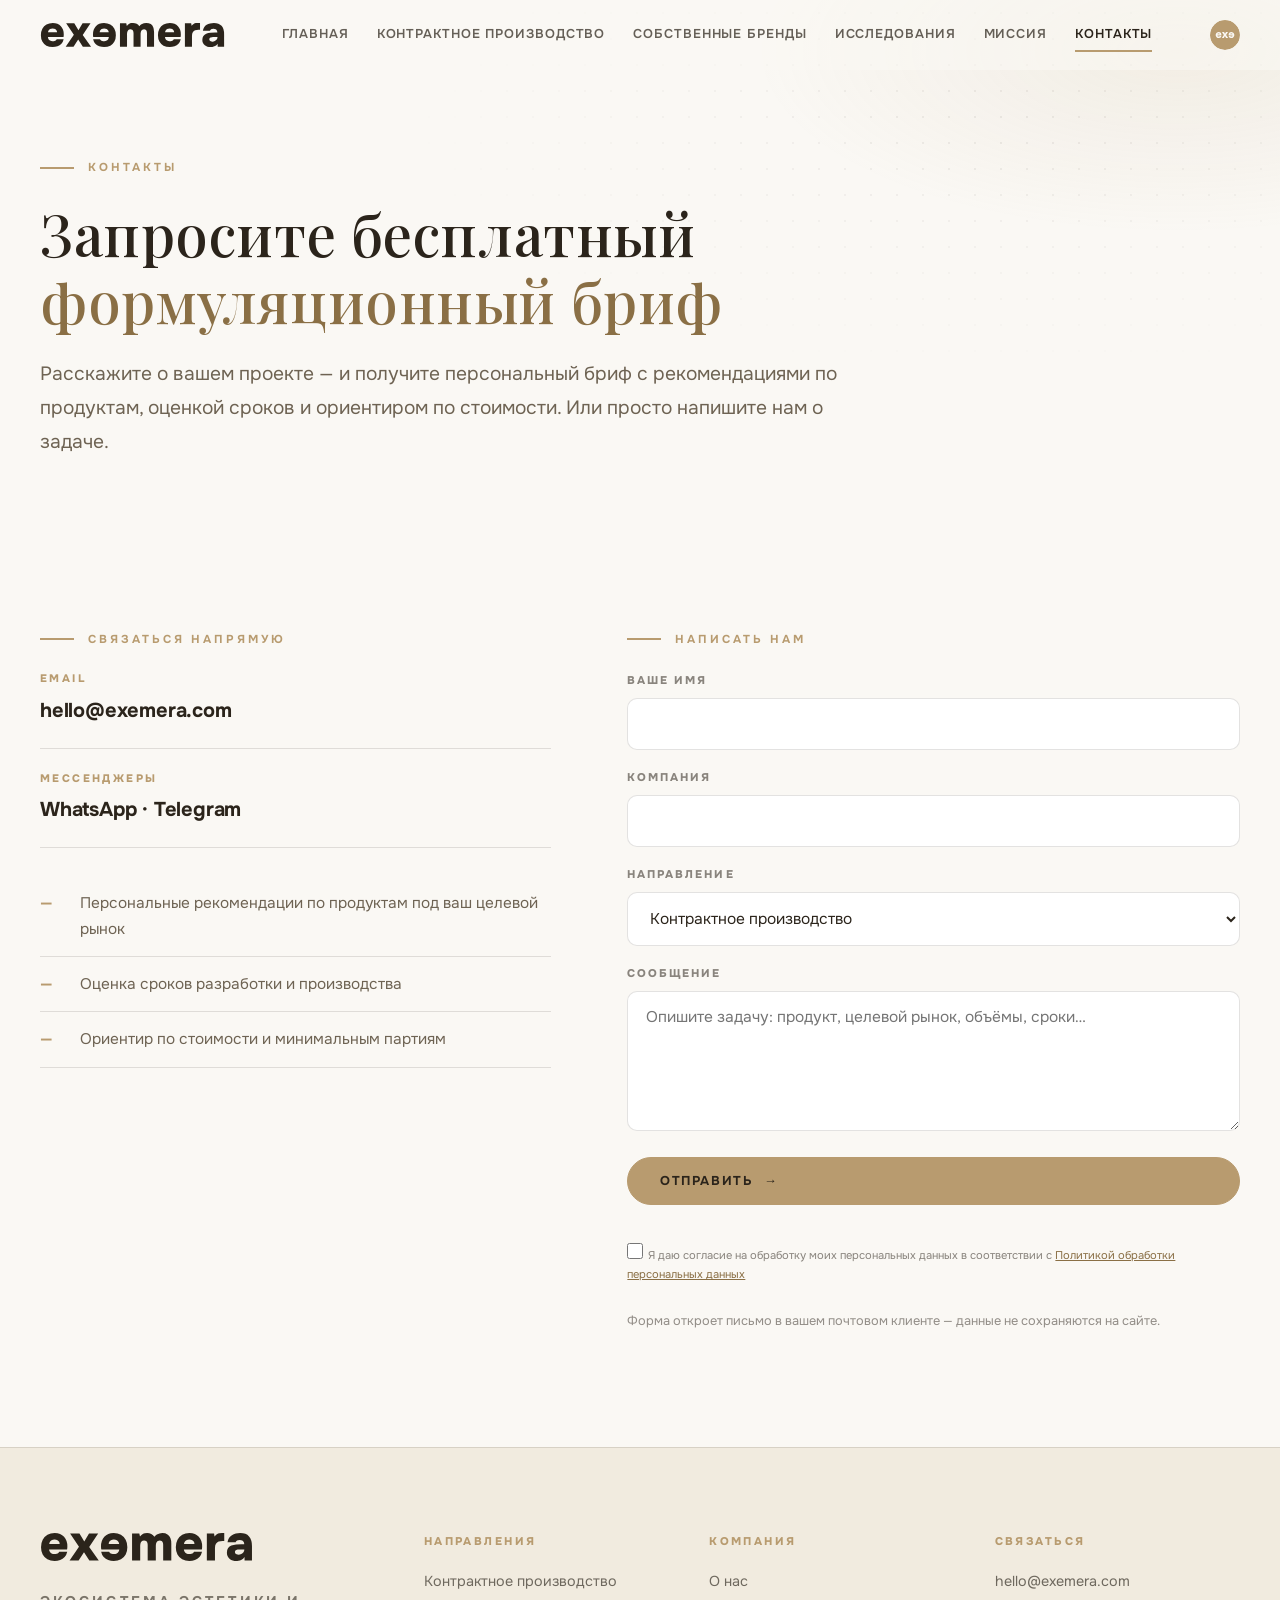
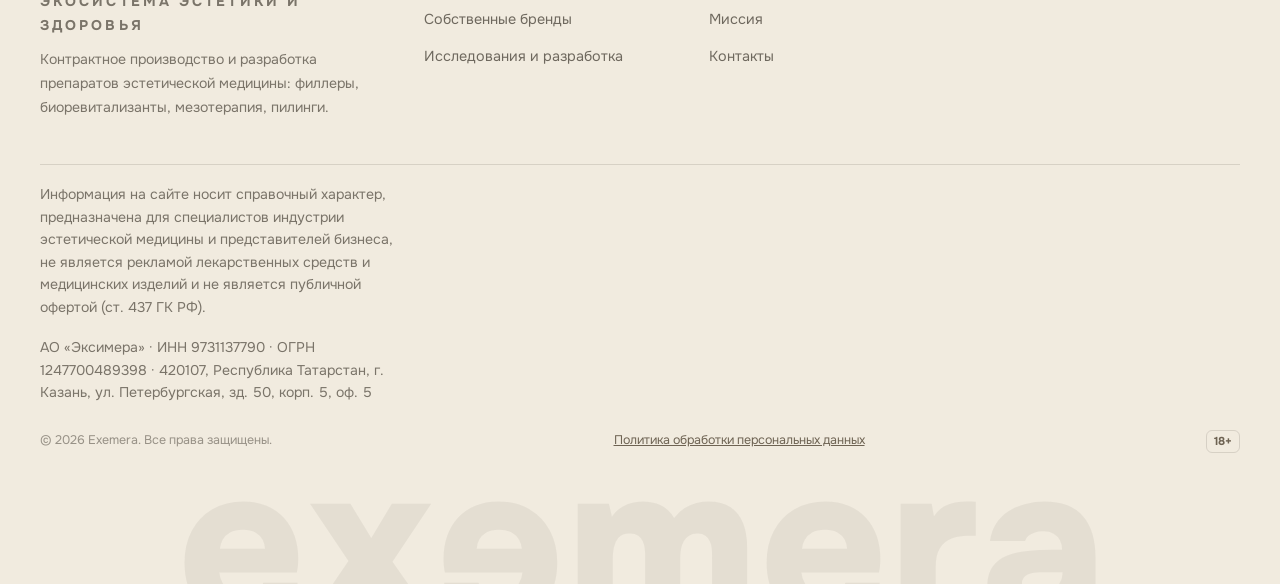
<file: contacts.html>
<!DOCTYPE html>
<html lang="ru">
<head>
  <meta charset="UTF-8">
  <meta name="viewport" content="width=device-width, initial-scale=1.0">
  <title>Контакты — Exemera</title>
  <meta name="description" content="Свяжитесь с Exemera: контрактное производство, собственные бренды, исследования и разработка препаратов эстетической медицины.">
  <link rel="icon" href="assets/img/exemera-mark.svg" type="image/svg+xml">
  <meta http-equiv="Content-Security-Policy" content="default-src 'self'; script-src 'self' https://mc.yandex.ru https://yastatic.net; style-src 'self' 'unsafe-inline'; img-src 'self' data: https://mc.yandex.ru https://mc.yandex.com https://mc.yandex.md; font-src 'self'; media-src 'self'; connect-src 'self' https://mc.yandex.ru https://mc.webvisor.com https://mc.webvisor.org wss://mc.yandex.ru wss://mc.webvisor.com https://mc.yandex.com https://mc.yandex.md; child-src blob: https://mc.yandex.ru https://mc.yandex.com https://mc.yandex.md; frame-src blob: https://mc.yandex.ru https://mc.yandex.com https://mc.yandex.md; worker-src blob:; object-src 'none'; base-uri 'self'; form-action 'self' mailto:">
  <meta name="referrer" content="strict-origin-when-cross-origin">
  <link rel="canonical" href="https://exemera.com/contacts.html">
  <meta property="og:type" content="website">
  <meta property="og:site_name" content="Exemera">
  <meta property="og:locale" content="ru_RU">
  <meta property="og:title" content="Контакты — Exemera">
  <meta property="og:description" content="Запросите бесплатный формуляционный бриф: рекомендации по продуктам, сроки и ориентир по стоимости для вашего проекта.">
  <meta property="og:url" content="https://exemera.com/contacts.html">
  <meta property="og:image" content="https://exemera.com/assets/img/og-image.jpg">
  <meta property="og:image:width" content="1200">
  <meta property="og:image:height" content="630">
  <meta name="twitter:card" content="summary_large_image">
  <meta name="twitter:title" content="Контакты — Exemera">
  <meta name="twitter:description" content="Запросите бесплатный формуляционный бриф: рекомендации по продуктам, сроки и ориентир по стоимости для вашего проекта.">
  <meta name="twitter:image" content="https://exemera.com/assets/img/og-image.jpg">
  <link rel="preload" href="assets/fonts/onest-var-cyrillic.woff2" as="font" type="font/woff2" crossorigin>
  <link rel="preload" href="assets/fonts/onest-var-latin.woff2" as="font" type="font/woff2" crossorigin>
  <link rel="stylesheet" href="assets/fonts/fonts.css?v=e352fc31">
  <link rel="stylesheet" href="css/style.css?v=eb272964">
  <!-- Yandex.Metrika counter 112327224 -->
  <script src="js/metrika.js?v=a0acff83"></script>
  <noscript><div><img src="https://mc.yandex.ru/watch/112327224" style="position:absolute; left:-9999px;" alt="" /></div></noscript>
  <!-- /Yandex.Metrika counter -->
</head>
<body>

<header class="header">
  <div class="wrap header__in">
    <a class="logo" href="index.html"><img src="assets/img/exemera-logo.svg" alt="Exemera"></a>
    <nav class="nav">
      <a href="index.html">Главная</a>
      <a href="production.html">Контрактное производство</a>
      <a href="products.html">Собственные бренды</a>
      <a href="research.html">Исследования</a>
      <a href="mission.html">Миссия</a>
      <a href="contacts.html">Контакты</a>
    </nav>
    <a class="eco-link" href="index.html#eco" aria-label="Экосистема Exemera" title="Экосистема Exemera"><img src="assets/img/exemera-mark.svg" alt=""></a>
    <button class="burger" aria-label="Меню"><span></span><span></span><span></span></button>
  </div>
</header>

<section class="hero hero--page">
  <div class="wrap hero__in">
    <span class="eyebrow">Контакты</span>
    <h1>Запросите бесплатный <em>формуляционный бриф</em></h1>
    <p class="lead">Расскажите о вашем проекте — и получите персональный бриф с рекомендациями по продуктам, оценкой сроков и ориентиром по стоимости. Или просто напишите нам о задаче.</p>
  </div>
</section>

<section class="section">
  <div class="wrap contact-grid">
    <div class="reveal">
      <span class="eyebrow">Связаться напрямую</span>
      <!-- ЗАМЕНИТЬ: рабочие контакты компании -->
      <div class="contact-item">
        <span class="lbl">Email</span>
        <a href="mailto:hello@exemera.com">hello@exemera.com</a>
      </div>
      <!-- ЗАМЕНИТЬ: вернуть блок с актуальным номером телефона
      <div class="contact-item">
        <span class="lbl">Телефон</span>
        <a href="tel:+7...">+7 (...) ...</a>
      </div>
      -->
      <div class="contact-item">
        <span class="lbl">Мессенджеры</span>
        <span class="val">WhatsApp · Telegram</span>
      </div>
      <!-- ЗАМЕНИТЬ: вернуть блок, когда появится адрес офиса и производства
      <div class="contact-item">
        <span class="lbl">Офис и производство</span>
        <span class="val">Адрес будет указан здесь</span>
      </div>
      -->
      <ul class="detail-list" style="margin-top: 28px;">
        <li>Персональные рекомендации по продуктам под ваш целевой рынок</li>
        <li>Оценка сроков разработки и производства</li>
        <li>Ориентир по стоимости и минимальным партиям</li>
      </ul>
    </div>

    <div class="reveal" data-delay="1">
      <span class="eyebrow">Написать нам</span>
      <form class="form" id="contact-form" style="margin-top: 22px;">
        <div>
          <label for="f-name">Ваше имя</label>
          <input id="f-name" name="name" type="text" required autocomplete="name" maxlength="100">
        </div>
        <div>
          <label for="f-company">Компания</label>
          <input id="f-company" name="company" type="text" autocomplete="organization" maxlength="150">
        </div>
        <div>
          <label for="f-topic">Направление</label>
          <select id="f-topic" name="topic">
            <option>Контрактное производство</option>
            <option>Собственные бренды / дистрибуция</option>
            <option>Исследования и разработка</option>
            <option>Другое</option>
          </select>
        </div>
        <div>
          <label for="f-message">Сообщение</label>
          <textarea id="f-message" name="message" required maxlength="5000" placeholder="Опишите задачу: продукт, целевой рынок, объёмы, сроки…"></textarea>
        </div>
        <button class="btn btn--solid" type="submit">Отправить <span class="arr">→</span></button>
        <label class="consent">
          <input type="checkbox" name="consent" required>
          <span>Я даю согласие на обработку моих персональных данных в соответствии с <a href="privacy.html">Политикой обработки персональных данных</a></span>
        </label>
        <p class="form__note">Форма откроет письмо в вашем почтовом клиенте — данные не сохраняются на сайте.</p>
      </form>
    </div>
  </div>
</section>

<footer class="footer">
  <div class="wrap">
    <div class="footer__grid">
      <div>
        <a class="logo" href="index.html"><img src="assets/img/exemera-logo.svg" alt="Exemera"></a>
        <p class="footer__slogan">Экосистема эстетики и здоровья</p>
        <p>Контрактное производство и разработка препаратов эстетической медицины: филлеры, биоревитализанты, мезотерапия, пилинги.</p>
      </div>
      <div>
        <h4>Направления</h4>
        <ul>
          <li><a href="production.html">Контрактное производство</a></li>
          <li><a href="products.html">Собственные бренды</a></li>
          <li><a href="research.html">Исследования и разработка</a></li>
        </ul>
      </div>
      <div>
        <h4>Компания</h4>
        <ul>
          <li><a href="index.html">О нас</a></li>
          <li><a href="mission.html">Миссия</a></li>
          <li><a href="contacts.html">Контакты</a></li>
        </ul>
      </div>
      <div>
        <h4>Связаться</h4>
        <ul>
          <!-- ЗАМЕНИТЬ: рабочие контакты -->
          <li><a href="mailto:hello@exemera.com">hello@exemera.com</a></li>
        </ul>
      </div>
    </div>
    <p class="footer__legal">Информация на сайте носит справочный характер, предназначена для специалистов индустрии эстетической медицины и представителей бизнеса, не является рекламой лекарственных средств и медицинских изделий и не является публичной офертой (ст. 437 ГК РФ).</p>
    <p class="footer__legal">АО «Эксимера» · ИНН 9731137790 · ОГРН 1247700489398 · 420107, Республика Татарстан, г. Казань, ул. Петербургская, зд. 50, корп. 5, оф. 5</p>
    <div class="footer__bottom">
      <span>© <span data-year>2026</span> Exemera. Все права защищены.</span>
      <a href="privacy.html">Политика обработки персональных данных</a>
      <span class="age-badge">18+</span>
    </div>
    <div class="footer__watermark" aria-hidden="true"><img src="assets/img/exemera-logo.svg" alt="" loading="lazy"></div>
  </div>
</footer>

<script src="js/main.js?v=eca2ab83"></script>
</body>
</html>
</file>
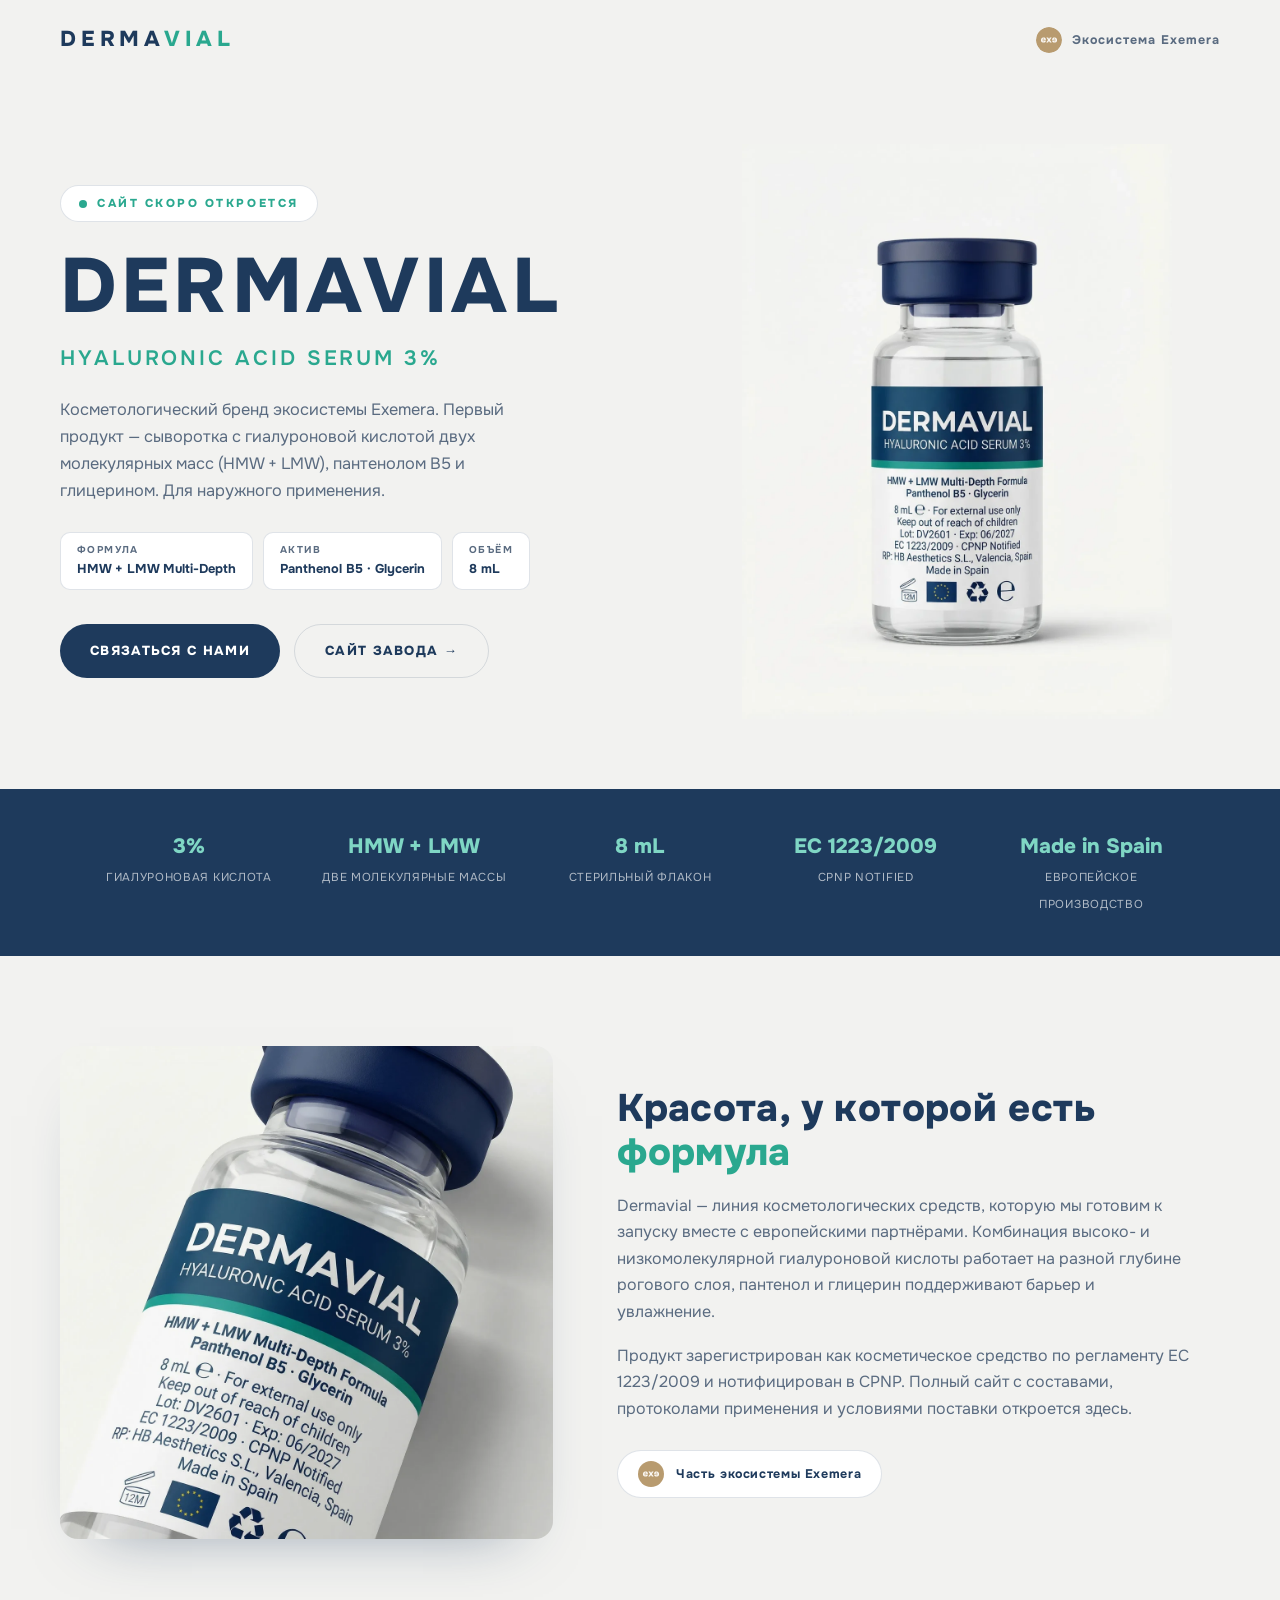
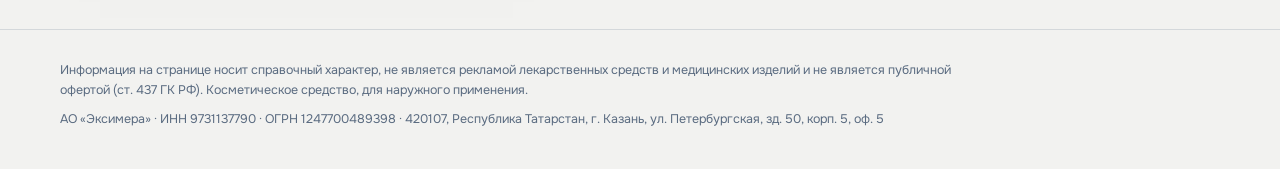
<file: dermavial.html>
<!DOCTYPE html>
<html lang="ru">
<head>
  <meta charset="UTF-8">
  <meta name="viewport" content="width=device-width, initial-scale=1.0">
  <title>Dermavial — скоро | Экосистема Exemera</title>
  <meta name="description" content="Dermavial — косметологический бренд экосистемы Exemera. Hyaluronic Acid Serum 3%: сайт скоро откроется.">
  <link rel="canonical" href="https://exemera.com/dermavial.html">
  <meta property="og:type" content="website">
  <meta property="og:site_name" content="Exemera">
  <meta property="og:url" content="https://exemera.com/dermavial.html">
  <meta property="og:title" content="Dermavial — экосистема Exemera">
  <meta property="og:description" content="Косметологический бренд экосистемы Exemera. Hyaluronic Acid Serum 3%: сайт скоро откроется.">
  <meta property="og:locale" content="ru_RU">
  <link rel="icon" type="image/svg+xml" href="assets/img/exemera-mark.svg">
  <link rel="stylesheet" href="assets/fonts/fonts.css?v=e352fc31">
  <style>
    :root {
      --dv-navy: #1e3a5c;
      --dv-navy-deep: #142a44;
      --dv-teal: #2aa88f;
      --dv-paper: #f2f2f0;
      --dv-white: #ffffff;
      --dv-ink-soft: #5a6b80;
      --dv-line: rgba(30, 58, 92, 0.14);
      --dv-font: "Onest", -apple-system, "Segoe UI", "Helvetica Neue", Arial, sans-serif;
    }
    * { margin: 0; padding: 0; box-sizing: border-box; }
    html { scroll-behavior: smooth; }
    body {
      font-family: var(--dv-font);
      background: var(--dv-paper);
      color: var(--dv-navy);
      font-size: 16px;
      line-height: 1.65;
      -webkit-font-smoothing: antialiased;
      overflow-x: clip;
    }
    a { color: inherit; text-decoration: none; }
    img { max-width: 100%; display: block; }
    .wrap { width: min(1160px, calc(100% - 44px)); margin-inline: auto; }

    /* шапка */
    .dv-head {
      display: flex; align-items: center; justify-content: space-between;
      padding: 22px 0;
    }
    .dv-logo { font-weight: 800; font-size: 1.35rem; letter-spacing: 0.22em; }
    .dv-logo span { color: var(--dv-teal); }
    .dv-eco {
      display: inline-flex; align-items: center; gap: 10px;
      font-size: 0.78rem; font-weight: 700; letter-spacing: 0.08em;
      color: var(--dv-ink-soft); transition: color 0.25s;
    }
    .dv-eco img { width: 26px; height: 26px; border-radius: 50%; }
    .dv-eco:hover { color: var(--dv-navy); }

    /* герой */
    .dv-hero { padding: clamp(28px, 5vw, 70px) 0 0; }
    .dv-hero .wrap {
      display: grid; grid-template-columns: 1.05fr 0.95fr;
      gap: clamp(24px, 4vw, 60px); align-items: center;
    }
    .dv-badge {
      display: inline-flex; align-items: center; gap: 10px;
      background: var(--dv-white); border: 1px solid var(--dv-line);
      border-radius: 999px; padding: 8px 18px;
      font-size: 0.72rem; font-weight: 800; letter-spacing: 0.22em; text-transform: uppercase;
      color: var(--dv-teal); margin-bottom: 26px;
    }
    .dv-badge::before { content: ""; width: 8px; height: 8px; border-radius: 50%; background: var(--dv-teal); animation: dvpulse 2.2s ease-in-out infinite; }
    @keyframes dvpulse { 0%,100% { opacity: 1; transform: scale(1); } 50% { opacity: 0.35; transform: scale(0.72); } }
    .dv-hero h1 {
      font-size: clamp(2.6rem, 7vw, 4.8rem); font-weight: 800;
      letter-spacing: 0.06em; line-height: 1.02; color: var(--dv-navy);
    }
    .dv-hero .dv-sub {
      margin-top: 14px; font-size: clamp(1rem, 1.8vw, 1.3rem);
      font-weight: 600; letter-spacing: 0.14em; text-transform: uppercase; color: var(--dv-teal);
    }
    .dv-hero p.dv-lead {
      margin-top: 22px; max-width: 46ch; color: var(--dv-ink-soft); font-size: 1.02rem;
    }
    .dv-chips { display: flex; flex-wrap: wrap; gap: 10px; margin-top: 28px; }
    .dv-chip {
      background: var(--dv-white); border: 1px solid var(--dv-line); border-radius: 10px;
      padding: 9px 16px; font-size: 0.8rem; font-weight: 700; color: var(--dv-navy);
    }
    .dv-chip small { display: block; font-size: 0.62rem; font-weight: 700; letter-spacing: 0.14em; text-transform: uppercase; color: var(--dv-ink-soft); }
    .dv-cta { display: flex; flex-wrap: wrap; gap: 14px; margin-top: 34px; }
    .dv-btn {
      display: inline-flex; align-items: center; gap: 10px;
      border-radius: 999px; padding: 15px 30px;
      font-size: 0.82rem; font-weight: 800; letter-spacing: 0.1em; text-transform: uppercase;
      transition: transform 0.25s, background 0.25s, color 0.25s, border-color 0.25s;
    }
    .dv-btn--solid { background: var(--dv-navy); color: var(--dv-white); }
    .dv-btn--solid:hover { background: var(--dv-navy-deep); transform: translateY(-2px); }
    .dv-btn--ghost { border: 1.5px solid var(--dv-line); color: var(--dv-navy); }
    .dv-btn--ghost:hover { border-color: var(--dv-navy); transform: translateY(-2px); }
    .dv-hero-img { position: relative; }
    .dv-hero-img::before {
      content: ""; position: absolute; inset: 8% 12% -4%;
      background: radial-gradient(closest-side, rgba(42, 168, 143, 0.16), transparent 75%);
      filter: blur(6px);
    }
    .dv-hero-img img { position: relative; width: min(430px, 82%); height: auto; margin-inline: auto; }

    /* полоса фактов */
    .dv-facts { background: var(--dv-navy); color: var(--dv-white); margin-top: clamp(36px, 6vw, 70px); }
    .dv-facts .wrap {
      display: grid; grid-template-columns: repeat(5, 1fr);
      gap: 12px; padding: clamp(22px, 3vw, 34px) 22px;
    }
    .dv-fact { text-align: center; padding: 6px 8px; }
    .dv-fact b { display: block; font-size: clamp(1.02rem, 1.7vw, 1.3rem); font-weight: 800; color: #7fd6c4; }
    .dv-fact span { font-size: 0.72rem; letter-spacing: 0.06em; text-transform: uppercase; color: rgba(255, 255, 255, 0.65); }

    /* о продукте */
    .dv-about { padding: clamp(48px, 7vw, 96px) 0; }
    .dv-about .wrap {
      display: grid; grid-template-columns: 0.9fr 1.1fr;
      gap: clamp(28px, 5vw, 70px); align-items: center;
    }
    .dv-about-img { border-radius: 18px; overflow: hidden; box-shadow: 0 30px 60px -40px rgba(30, 58, 92, 0.5); }
    .dv-about-img img { height: auto; }
    .dv-about h2 { font-size: clamp(1.6rem, 3.2vw, 2.4rem); font-weight: 800; line-height: 1.15; letter-spacing: 0.01em; }
    .dv-about h2 em { font-style: normal; color: var(--dv-teal); }
    .dv-about p { margin-top: 18px; color: var(--dv-ink-soft); max-width: 52ch; }
    .dv-made {
      display: inline-flex; align-items: center; gap: 12px; margin-top: 28px;
      background: var(--dv-white); border: 1px solid var(--dv-line); border-radius: 999px; padding: 10px 20px;
    }
    .dv-made img { width: 26px; height: 26px; }
    .dv-made span { font-size: 0.78rem; font-weight: 700; letter-spacing: 0.05em; }

    /* подвал */
    .dv-foot { border-top: 1px solid var(--dv-line); padding: 30px 0 40px; }
    .dv-foot p { font-size: 0.78rem; color: var(--dv-ink-soft); max-width: 900px; }
    .dv-foot p + p { margin-top: 8px; }

    @media (max-width: 860px) {
      .dv-hero .wrap { grid-template-columns: 1fr; text-align: center; }
      .dv-hero p.dv-lead { margin-inline: auto; }
      .dv-chips, .dv-cta { justify-content: center; }
      .dv-hero-img { order: -1; }
      .dv-hero-img img { width: min(300px, 64%); }
      .dv-facts .wrap { grid-template-columns: repeat(2, 1fr); }
      .dv-facts .dv-fact:last-child { grid-column: 1 / -1; }
      .dv-about .wrap { grid-template-columns: 1fr; }
      .dv-about-img { max-width: 440px; margin-inline: auto; }
    }
  </style>
  <!-- Yandex.Metrika counter 112327224 -->
  <script src="js/metrika.js?v=a0acff83"></script>
  <noscript><div><img src="https://mc.yandex.ru/watch/112327224" style="position:absolute; left:-9999px;" alt="" /></div></noscript>
  <!-- /Yandex.Metrika counter -->
</head>
<body>

  <div class="wrap">
    <header class="dv-head">
      <div class="dv-logo">DERMA<span>VIAL</span></div>
      <a class="dv-eco" href="index.html#eco"><img src="assets/img/exemera-mark.svg" alt="Exemera">Экосистема Exemera</a>
    </header>
  </div>

  <section class="dv-hero">
    <div class="wrap">
      <div>
        <div class="dv-badge">Сайт скоро откроется</div>
        <h1>DERMAVIAL</h1>
        <div class="dv-sub">Hyaluronic Acid Serum 3%</div>
        <p class="dv-lead">Косметологический бренд экосистемы Exemera. Первый продукт — сыворотка с гиалуроновой кислотой двух молекулярных масс (HMW + LMW), пантенолом B5 и глицерином. Для наружного применения.</p>
        <div class="dv-chips">
          <div class="dv-chip"><small>Формула</small>HMW + LMW Multi-Depth</div>
          <div class="dv-chip"><small>Актив</small>Panthenol B5 · Glycerin</div>
          <div class="dv-chip"><small>Объём</small>8 mL</div>
        </div>
        <div class="dv-cta">
          <a class="dv-btn dv-btn--solid" href="contacts.html">Связаться с нами</a>
          <a class="dv-btn dv-btn--ghost" href="index.html">Сайт завода →</a>
        </div>
      </div>
      <div class="dv-hero-img">
        <img src="assets/img/dermavial-vial.webp" alt="Dermavial Hyaluronic Acid Serum 3% — флакон 8 мл" width="1046" height="1400">
      </div>
    </div>
  </section>

  <section class="dv-facts">
    <div class="wrap">
      <div class="dv-fact"><b>3%</b><span>гиалуроновая кислота</span></div>
      <div class="dv-fact"><b>HMW + LMW</b><span>две молекулярные массы</span></div>
      <div class="dv-fact"><b>8 mL</b><span>стерильный флакон</span></div>
      <div class="dv-fact"><b>EC 1223/2009</b><span>CPNP notified</span></div>
      <div class="dv-fact"><b>Made in Spain</b><span>европейское производство</span></div>
    </div>
  </section>

  <section class="dv-about">
    <div class="wrap">
      <div class="dv-about-img">
        <img src="assets/img/dermavial-vial-tilt.webp" alt="Этикетка Dermavial крупным планом" width="1200" height="1200" loading="lazy">
      </div>
      <div>
        <h2>Красота, у которой есть <em>формула</em></h2>
        <p>Dermavial — линия косметологических средств, которую мы готовим к запуску вместе с европейскими партнёрами. Комбинация высоко- и низкомолекулярной гиалуроновой кислоты работает на разной глубине рогового слоя, пантенол и глицерин поддерживают барьер и увлажнение.</p>
        <p>Продукт зарегистрирован как косметическое средство по регламенту EC 1223/2009 и нотифицирован в CPNP. Полный сайт с составами, протоколами применения и условиями поставки откроется здесь.</p>
        <a class="dv-made" href="index.html#eco"><img src="assets/img/exemera-mark.svg" alt=""><span>Часть экосистемы Exemera</span></a>
      </div>
    </div>
  </section>

  <footer class="dv-foot">
    <div class="wrap">
      <p>Информация на странице носит справочный характер, не является рекламой лекарственных средств и медицинских изделий и не является публичной офертой (ст. 437 ГК РФ). Косметическое средство, для наружного применения.</p>
      <p>АО «Эксимера» · ИНН 9731137790 · ОГРН 1247700489398 · 420107, Республика Татарстан, г. Казань, ул. Петербургская, зд. 50, корп. 5, оф. 5</p>
    </div>
  </footer>

</body>
</html>
</file>
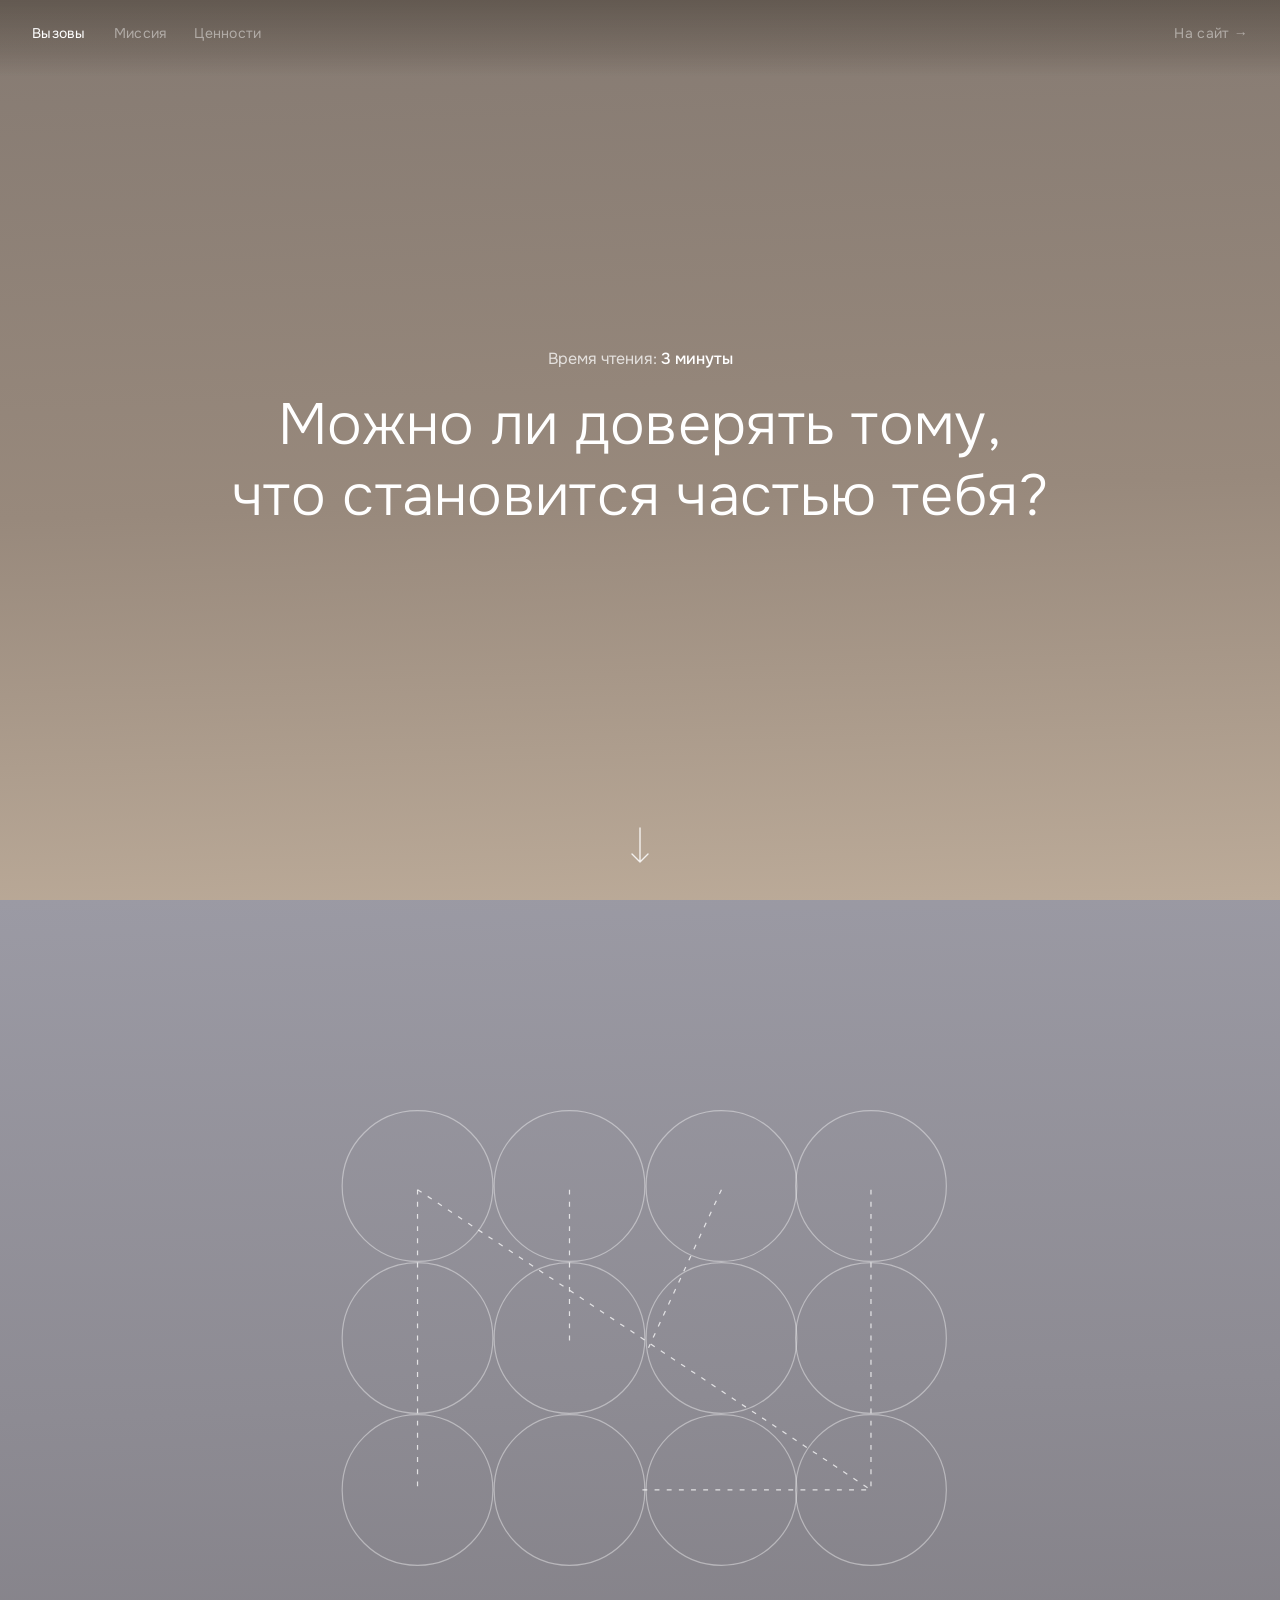
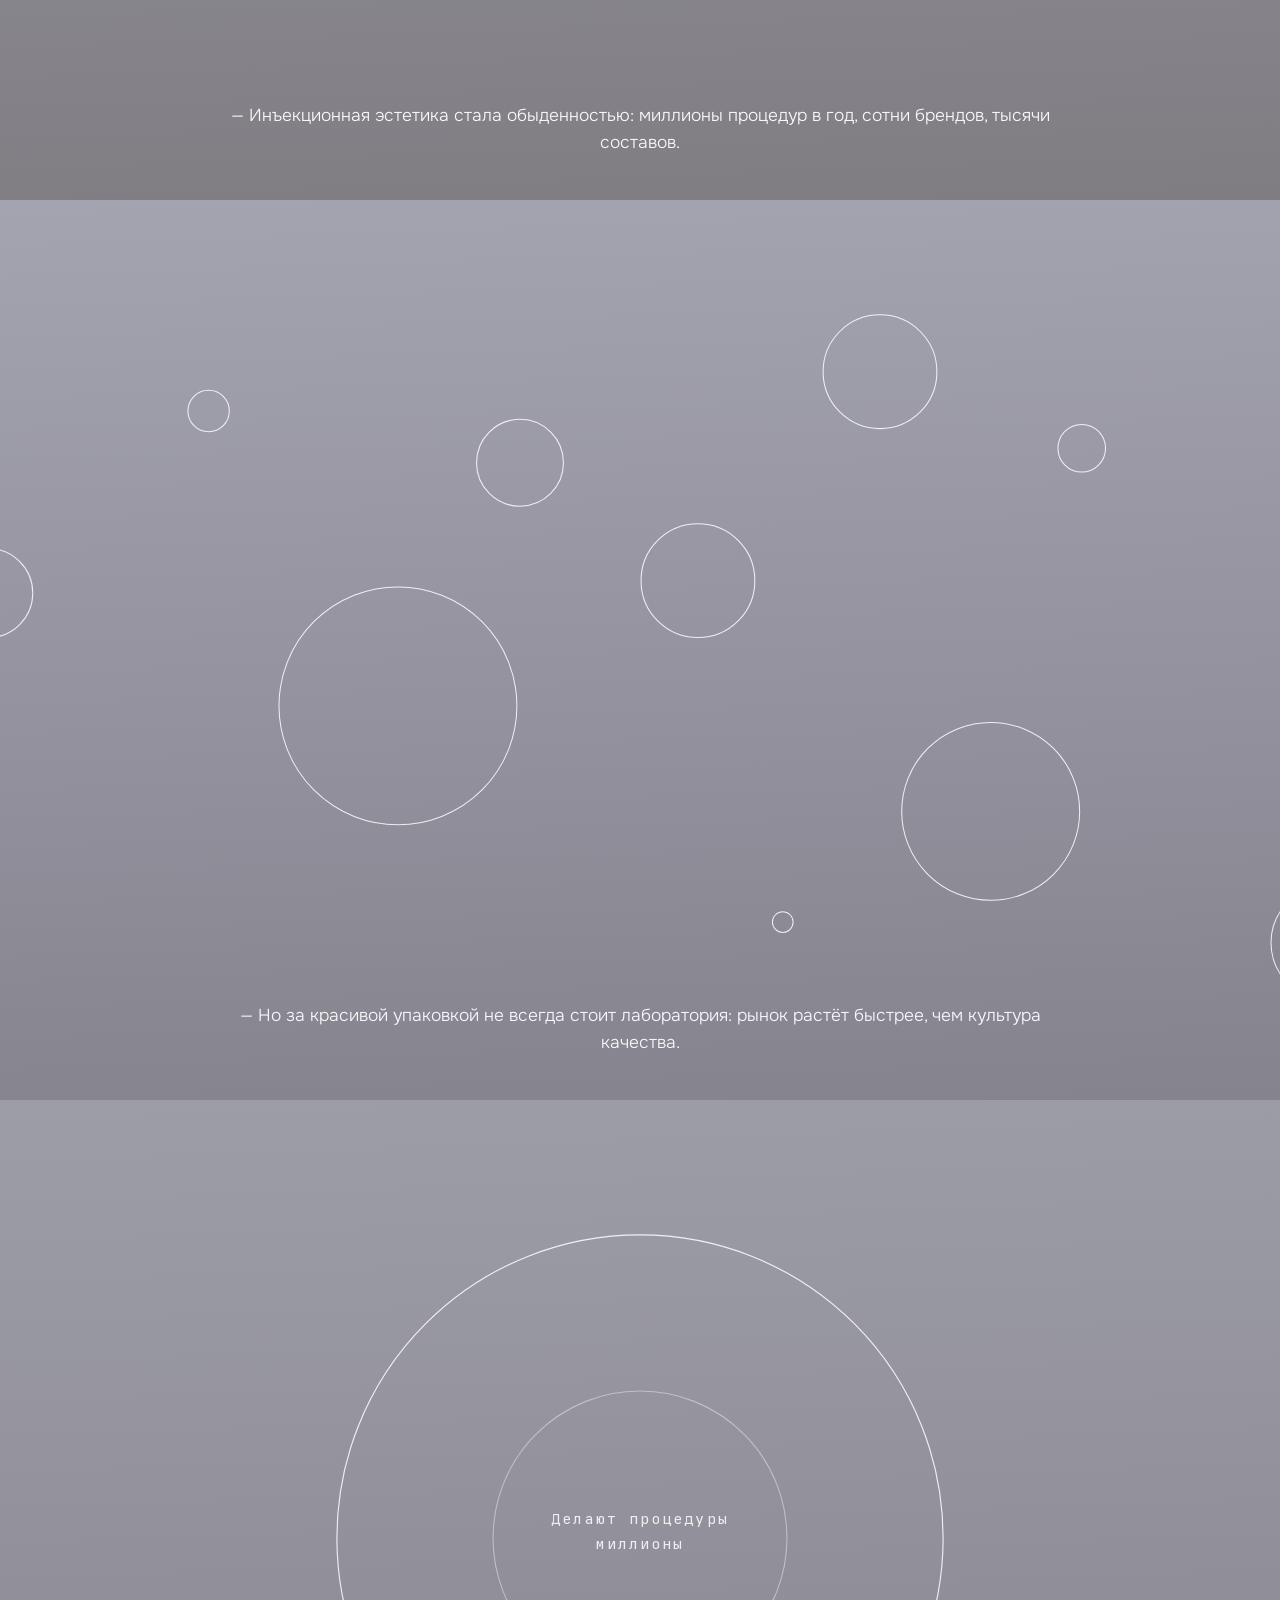
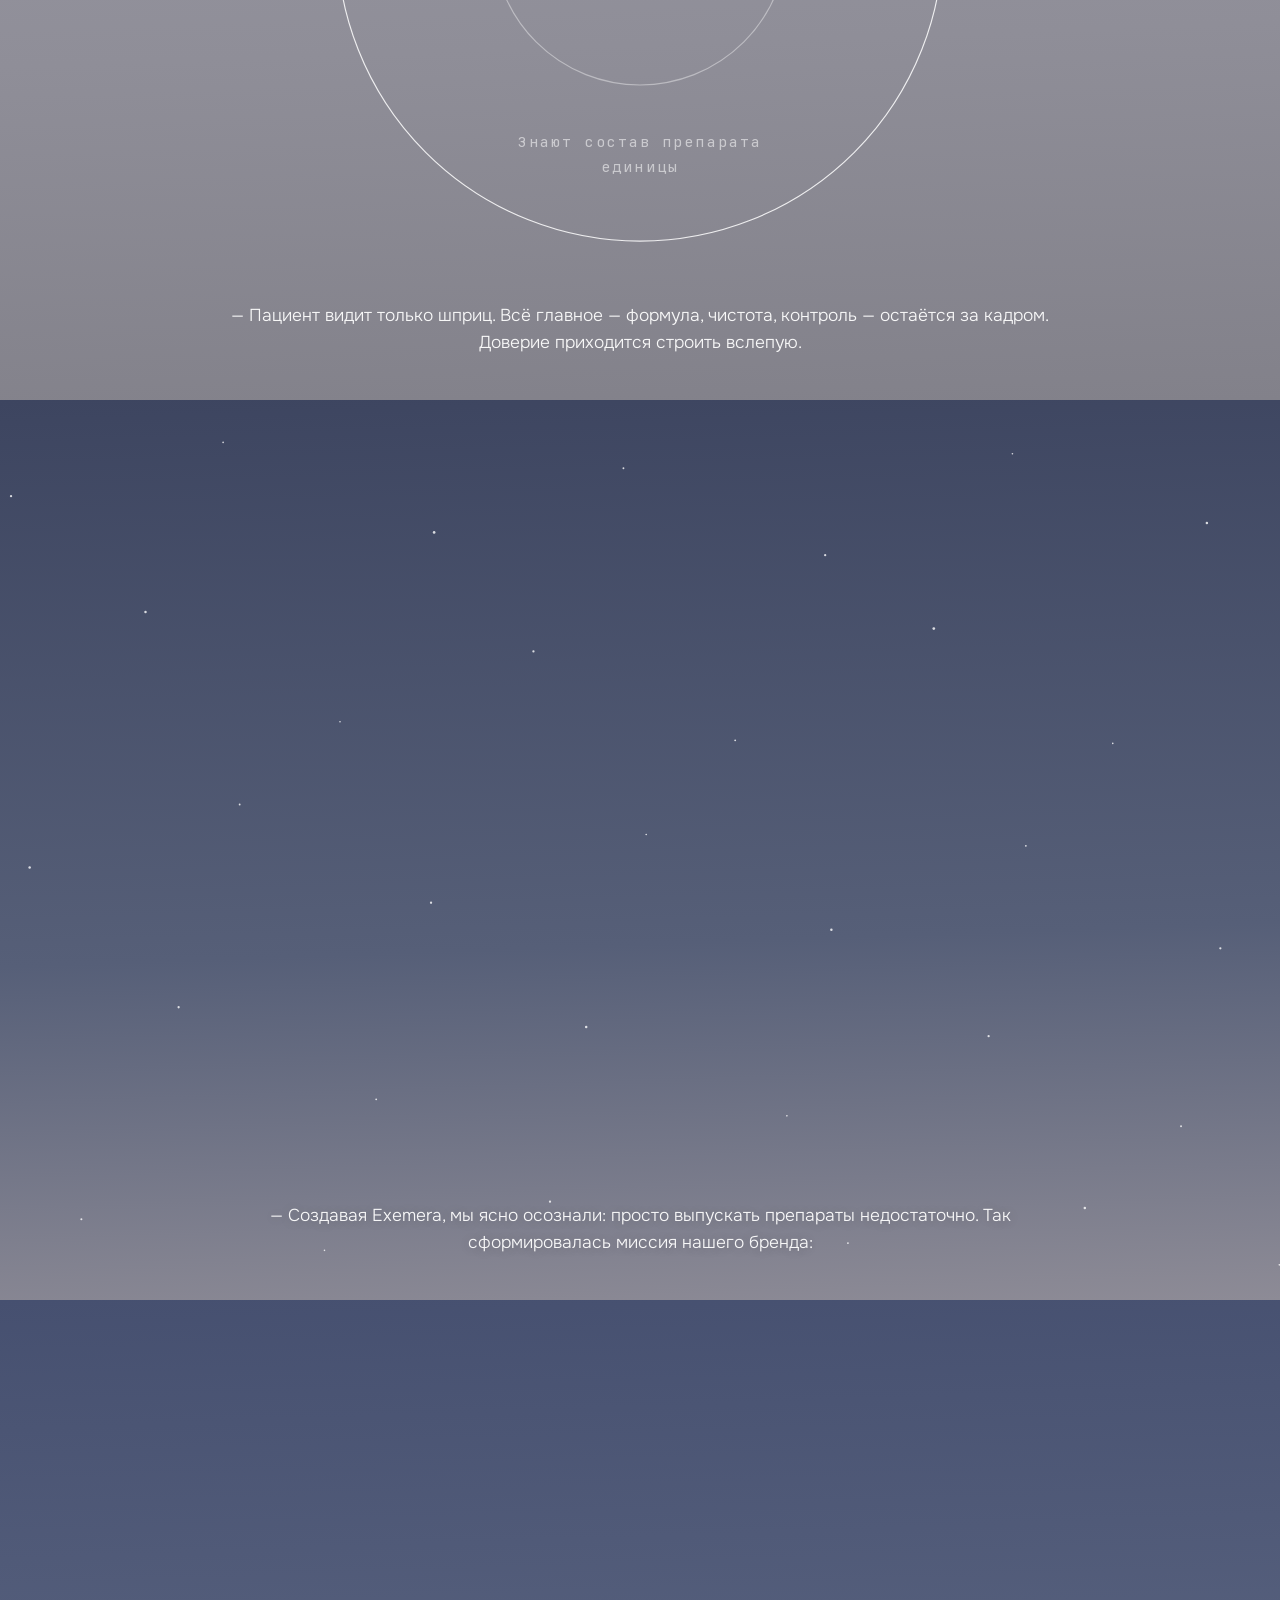
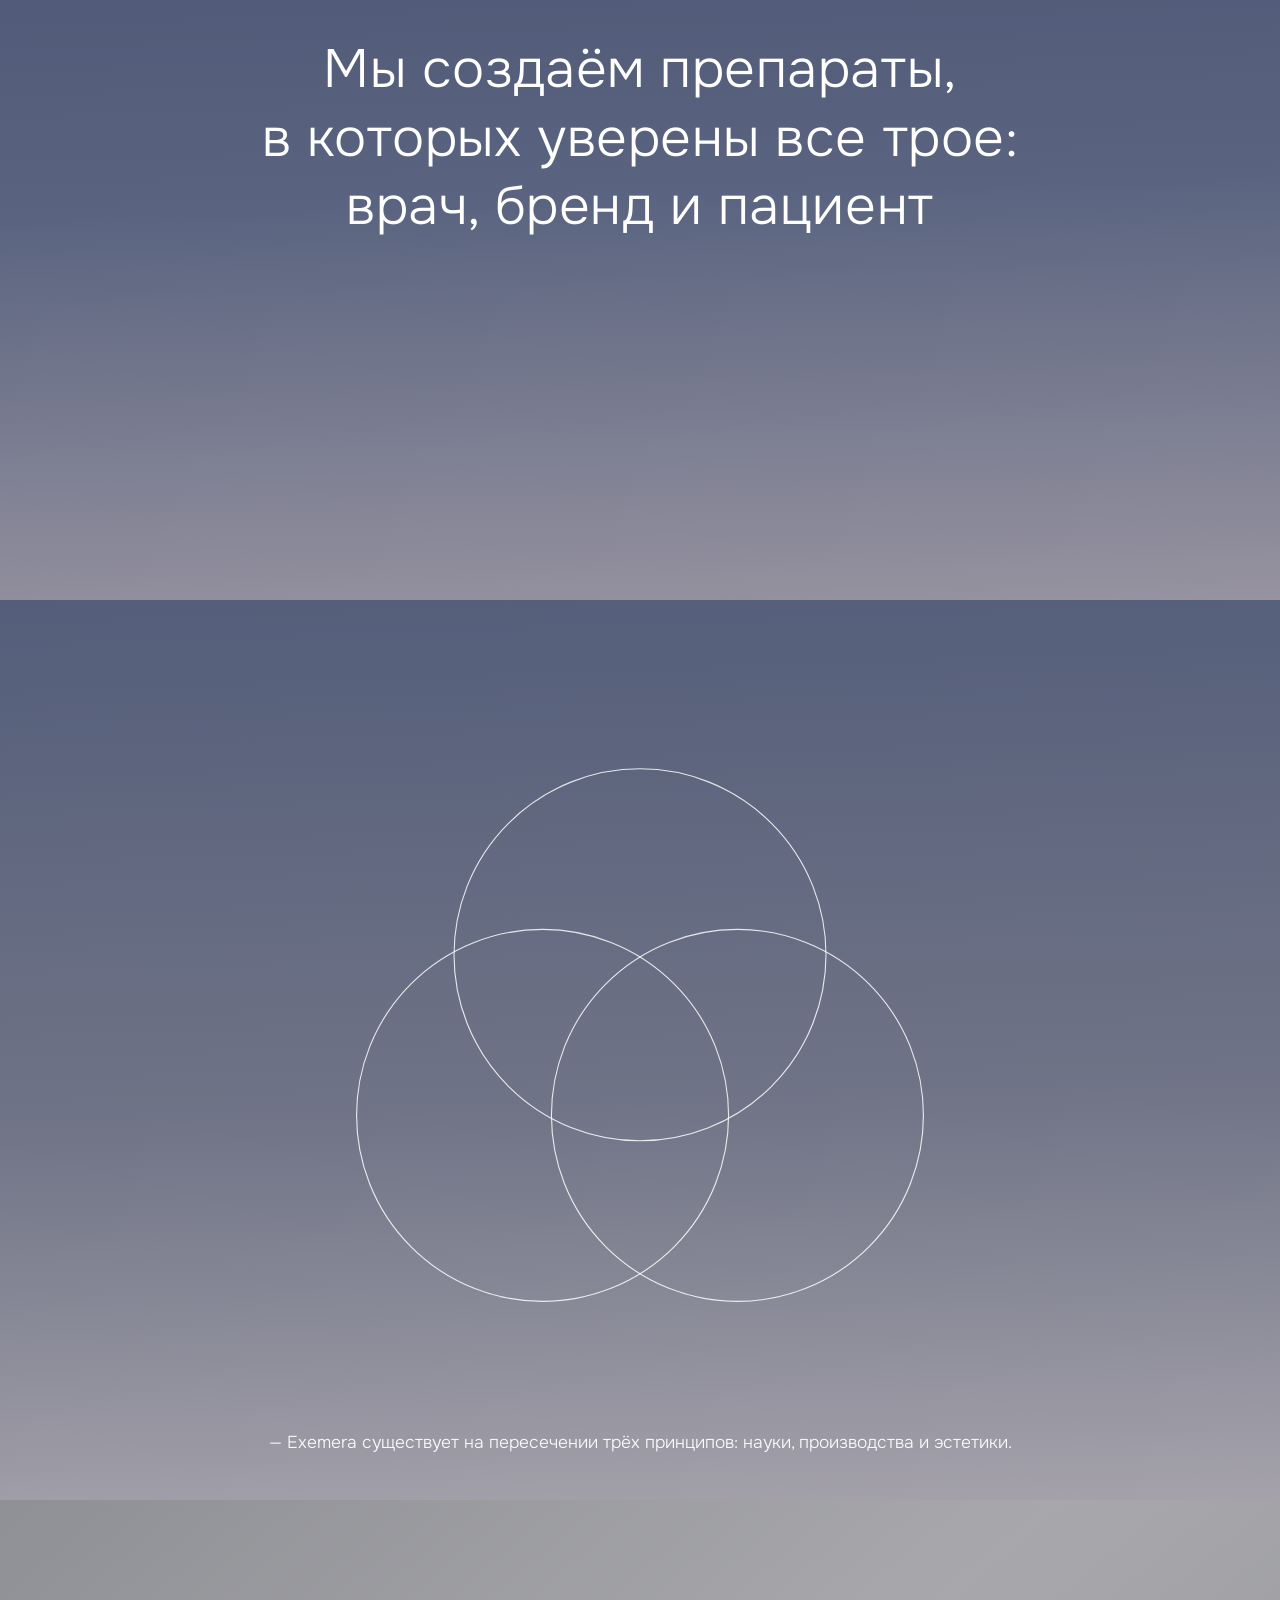
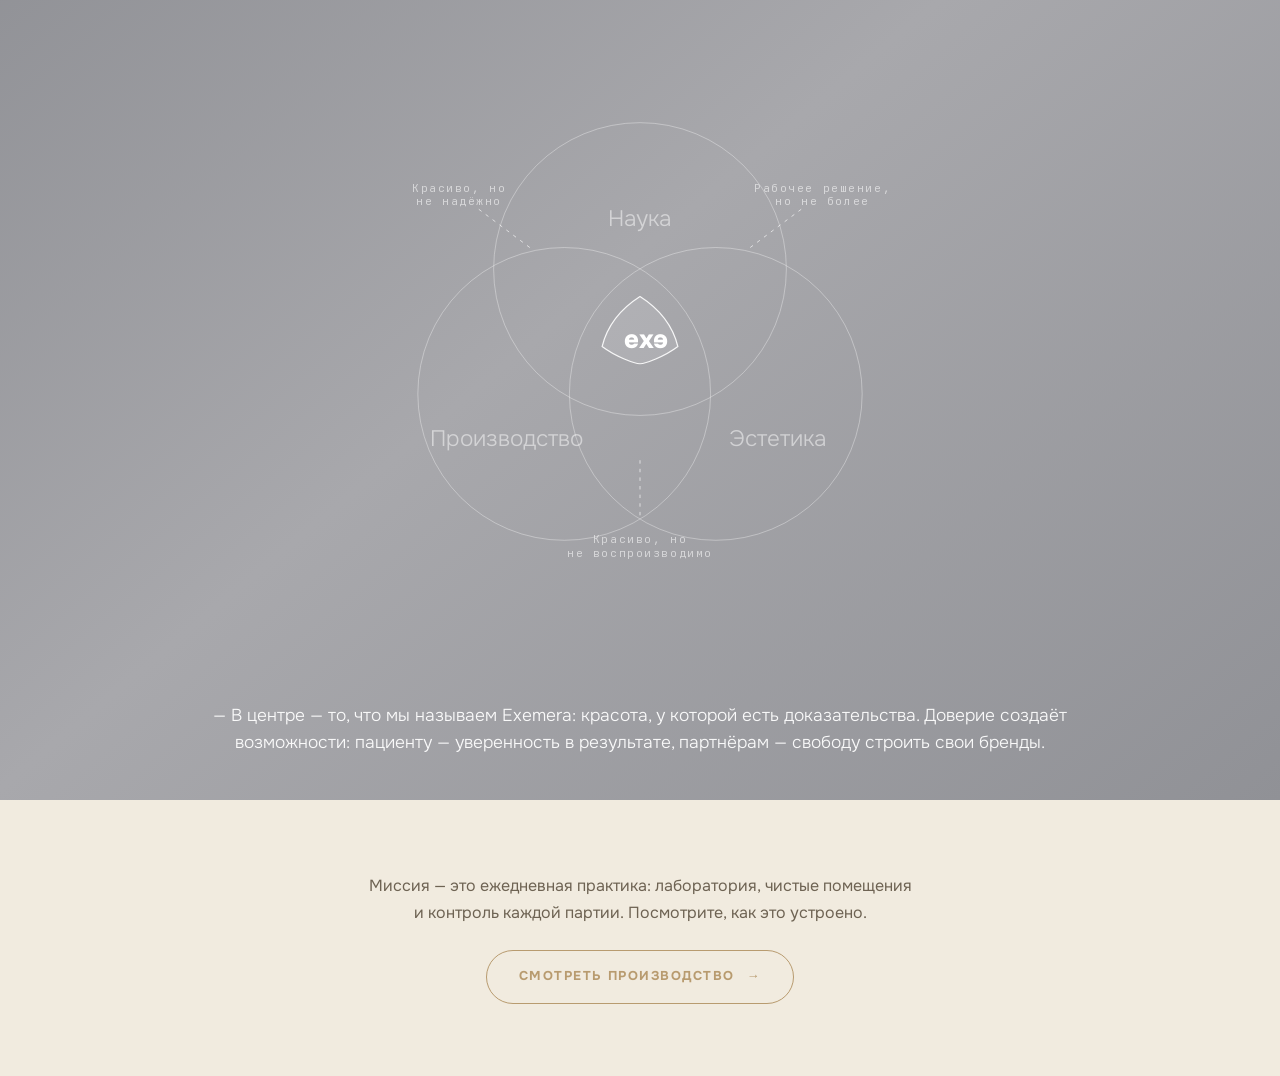
<file: mission.html>
<!DOCTYPE html>
<html lang="ru">
<head>
  <meta charset="UTF-8">
  <meta name="viewport" content="width=device-width, initial-scale=1.0">
  <title>Миссия — Exemera</title>
  <meta name="description" content="Миссия Exemera: мы создаём препараты, в которых уверены все трое — врач, бренд и пациент. Вызовы отрасли, миссия и ценности компании.">
  <link rel="icon" href="assets/img/exemera-mark.svg" type="image/svg+xml">
  <meta http-equiv="Content-Security-Policy" content="default-src 'self'; script-src 'self' https://mc.yandex.ru https://yastatic.net; style-src 'self' 'unsafe-inline'; img-src 'self' data: https://mc.yandex.ru https://mc.yandex.com https://mc.yandex.md; font-src 'self'; media-src 'self'; connect-src 'self' https://mc.yandex.ru https://mc.webvisor.com https://mc.webvisor.org wss://mc.yandex.ru wss://mc.webvisor.com https://mc.yandex.com https://mc.yandex.md; child-src blob: https://mc.yandex.ru https://mc.yandex.com https://mc.yandex.md; frame-src blob: https://mc.yandex.ru https://mc.yandex.com https://mc.yandex.md; worker-src blob:; object-src 'none'; base-uri 'self'; form-action 'self' mailto:">
  <meta name="referrer" content="strict-origin-when-cross-origin">
  <link rel="canonical" href="https://exemera.com/mission.html">
  <meta property="og:type" content="website">
  <meta property="og:site_name" content="Exemera">
  <meta property="og:locale" content="ru_RU">
  <meta property="og:title" content="Миссия — Exemera">
  <meta property="og:description" content="Мы создаём препараты, в которых уверены все трое: врач, бренд и пациент.">
  <meta property="og:url" content="https://exemera.com/mission.html">
  <meta property="og:image" content="https://exemera.com/assets/img/og-image.jpg">
  <meta property="og:image:width" content="1200">
  <meta property="og:image:height" content="630">
  <meta name="twitter:card" content="summary_large_image">
  <meta name="twitter:title" content="Миссия — Exemera">
  <meta name="twitter:description" content="Мы создаём препараты, в которых уверены все трое: врач, бренд и пациент.">
  <meta name="twitter:image" content="https://exemera.com/assets/img/og-image.jpg">
  <link rel="preload" href="assets/fonts/onest-var-cyrillic.woff2" as="font" type="font/woff2" crossorigin>
  <link rel="preload" href="assets/fonts/onest-var-latin.woff2" as="font" type="font/woff2" crossorigin>
  <link rel="stylesheet" href="assets/fonts/fonts.css?v=e352fc31">
  <link rel="stylesheet" href="css/style.css?v=eb272964">
  <link rel="stylesheet" href="css/mission.css">
  <!-- Yandex.Metrika counter 112327224 -->
  <script src="js/metrika.js?v=a0acff83"></script>
  <noscript><div><img src="https://mc.yandex.ru/watch/112327224" style="position:absolute; left:-9999px;" alt="" /></div></noscript>
  <!-- /Yandex.Metrika counter -->
</head>
<body class="mission-body">

<nav class="chapter-nav" aria-label="Главы">
  <a href="#challenges" data-chapter="challenges" class="is-active">Вызовы</a>
  <a href="#mission" data-chapter="mission">Миссия</a>
  <a href="#values" data-chapter="values">Ценности</a>
  <a class="to-site" href="index.html">На сайт →</a>
</nav>

<!-- ============ ВЫЗОВЫ ============ -->
<section class="scene scene--intro is-on" id="challenges" data-chapter="challenges">
  <p class="scene__meta" data-fade>Время чтения: <b>3 минуты</b></p>
  <h1 class="scene__question" data-fade>Можно ли доверять тому,<br>что становится частью тебя?</h1>
  <svg class="scene__arrow" width="24" height="40" viewBox="0 0 24 40" fill="none" aria-hidden="true">
    <path d="M12 2v34m0 0-8-8m8 8 8-8" stroke="#fff" stroke-width="1.4" stroke-linecap="round" stroke-linejoin="round"/>
  </svg>
</section>

<section class="scene scene--grid" data-chapter="challenges">
  <svg class="scene__art" viewBox="-2 0 510 380" aria-hidden="true" data-fade>
    <g class="art-line art-line--faint">
      <circle cx="70" cy="65" r="62"/><circle cx="195" cy="65" r="62"/><circle cx="320" cy="65" r="62"/><circle cx="443" cy="65" r="62"/>
      <circle cx="70" cy="190" r="62"/><circle cx="195" cy="190" r="62"/><circle cx="320" cy="190" r="62"/><circle cx="443" cy="190" r="62"/>
      <circle cx="70" cy="315" r="62"/><circle cx="195" cy="315" r="62"/><circle cx="320" cy="315" r="62"/><circle cx="443" cy="315" r="62"/>
    </g>
    <g class="art-dash">
      <path d="M70 68v250"/>
      <path d="M195 68v130"/>
      <path d="M70 68 443 315"/>
      <path d="M320 68l-60 130"/>
      <path d="M443 68v247"/>
      <path d="M255 315h188"/>
    </g>
  </svg>
  <p class="scene__caption" data-fade>— Инъекционная эстетика стала обыденностью: миллионы процедур в&nbsp;год, сотни брендов, тысячи составов.</p>
</section>

<section class="scene scene--scatter" data-chapter="challenges">
  <svg class="scene__art scene__art--wide" viewBox="0 0 1440 870" preserveAspectRatio="xMidYMid slice" aria-hidden="true" data-fade>
    <g class="art-line">
      <circle cx="303" cy="204" r="20"/>
      <circle cx="604" cy="254" r="42"/>
      <circle cx="952" cy="166" r="55"/>
      <circle cx="1147" cy="240" r="23"/>
      <circle cx="90" cy="380" r="43"/>
      <circle cx="776" cy="368" r="55"/>
      <circle cx="486" cy="489" r="115"/>
      <circle cx="1059" cy="591" r="86"/>
      <circle cx="858" cy="698" r="10"/>
      <circle cx="20" cy="717" r="57"/>
      <circle cx="1385" cy="718" r="55"/>
      <circle cx="1437" cy="327" r="30"/>
    </g>
  </svg>
  <p class="scene__caption" data-fade>— Но за красивой упаковкой не&nbsp;всегда стоит лаборатория: рынок растёт быстрее, чем культура качества.</p>
</section>

<section class="scene scene--stat" data-chapter="challenges">
  <svg class="scene__art" viewBox="0 0 540 540" aria-hidden="true" data-fade>
    <circle class="art-line" cx="270" cy="270" r="264"/>
    <circle class="art-line art-line--faint" cx="270" cy="270" r="128"/>
    <text class="art-label" x="270" y="258" text-anchor="middle">Делают процедуры</text>
    <text class="art-label" x="270" y="280" text-anchor="middle">миллионы</text>
    <text class="art-label art-label--dim" x="270" y="452" text-anchor="middle">Знают состав препарата</text>
    <text class="art-label art-label--dim" x="270" y="474" text-anchor="middle">единицы</text>
  </svg>
  <p class="scene__caption" data-fade>— Пациент видит только шприц. Всё главное — формула, чистота, контроль — остаётся за&nbsp;кадром. Доверие приходится строить вслепую.</p>
</section>

<!-- ============ МИССИЯ ============ -->
<section class="scene scene--stars" id="mission" data-chapter="mission">
  <svg class="scene__art scene__art--wide" viewBox="0 0 1440 870" preserveAspectRatio="xMidYMid slice" aria-hidden="true">
    <g fill="rgba(255,255,255,0.8)">
      <circle cx="112" cy="93" r="1.1"/><circle cx="317" cy="41" r="0.8"/><circle cx="521" cy="128" r="1.3"/><circle cx="704" cy="66" r="0.9"/><circle cx="899" cy="150" r="1.1"/><circle cx="1080" cy="52" r="0.8"/><circle cx="1268" cy="119" r="1.2"/><circle cx="1391" cy="230" r="0.9"/>
      <circle cx="63" cy="266" r="0.9"/><circle cx="242" cy="205" r="1.2"/><circle cx="430" cy="311" r="0.8"/><circle cx="617" cy="243" r="1.1"/><circle cx="812" cy="329" r="0.9"/><circle cx="1004" cy="221" r="1.3"/><circle cx="1177" cy="332" r="0.8"/><circle cx="1345" cy="404" r="1.1"/>
      <circle cx="130" cy="452" r="1.2"/><circle cx="333" cy="391" r="0.9"/><circle cx="518" cy="486" r="1.1"/><circle cx="726" cy="420" r="0.8"/><circle cx="905" cy="512" r="1.2"/><circle cx="1093" cy="431" r="0.9"/><circle cx="1281" cy="530" r="1.1"/>
      <circle cx="79" cy="641" r="0.8"/><circle cx="274" cy="587" r="1.1"/><circle cx="465" cy="676" r="0.9"/><circle cx="668" cy="606" r="1.2"/><circle cx="862" cy="692" r="0.8"/><circle cx="1057" cy="615" r="1.1"/><circle cx="1243" cy="702" r="0.9"/><circle cx="1408" cy="628" r="1.2"/>
      <circle cx="180" cy="792" r="1.0"/><circle cx="415" cy="822" r="0.8"/><circle cx="633" cy="775" r="1.1"/><circle cx="921" cy="815" r="0.9"/><circle cx="1150" cy="781" r="1.2"/><circle cx="1338" cy="836" r="0.8"/>
    </g>
  </svg>
  <p class="scene__caption" data-fade>— Создавая Exemera, мы ясно осознали: просто выпускать препараты недостаточно. Так сформировалась миссия нашего бренда:</p>
</section>

<section class="scene scene--state" data-chapter="mission">
  <h2 class="scene__statement" data-fade>Мы создаём препараты,<br>в&nbsp;которых уверены все трое:<br>врач, бренд и&nbsp;пациент</h2>
</section>

<!-- ============ ЦЕННОСТИ ============ -->
<section class="scene scene--venn" id="values" data-chapter="values">
  <svg class="scene__art" viewBox="0 0 560 520" aria-hidden="true" data-fade>
    <g class="art-line">
      <circle cx="280" cy="185" r="168"/>
      <circle cx="192" cy="330" r="168"/>
      <circle cx="368" cy="330" r="168"/>
    </g>
  </svg>
  <p class="scene__caption" data-fade>— Exemera существует на&nbsp;пересечении трёх принципов: науки, производства и&nbsp;эстетики.</p>
</section>

<section class="scene scene--values" data-chapter="values">
  <svg class="scene__art" viewBox="0 0 720 620" aria-hidden="true" data-fade>
    <g class="art-line art-line--faint">
      <circle cx="360" cy="230" r="170"/>
      <circle cx="272" cy="375" r="170"/>
      <circle cx="448" cy="375" r="170"/>
    </g>
    <text class="art-big-label" x="360" y="180" text-anchor="middle">Наука</text>
    <text class="art-big-label" x="205" y="435" text-anchor="middle">Производство</text>
    <text class="art-big-label" x="520" y="435" text-anchor="middle">Эстетика</text>
    <!-- центр: сглаженный треугольник пересечения с логотипом -->
    <path d="M360 262c22 14 38 34 44 58-16 12-38 20-44 20s-28-8-44-20c6-24 22-44 44-58z"
          fill="rgba(255,255,255,0.10)" stroke="rgba(255,255,255,0.9)" stroke-width="1.4"/>
    <text class="art-logo" x="341" y="322">ex</text>
    <text class="art-logo" x="385" y="322" transform="translate(778,0) scale(-1,1)">e</text>
    <g class="art-dash">
      <path d="M232 205 172 160"/>
      <path d="M488 205l60-45"/>
      <path d="M360 452v70"/>
    </g>
    <text class="art-label art-label--dim" x="150" y="140" text-anchor="middle">Красиво, но</text>
    <text class="art-label art-label--dim" x="150" y="156" text-anchor="middle">не надёжно</text>
    <text class="art-label art-label--dim" x="572" y="140" text-anchor="middle">Рабочее решение,</text>
    <text class="art-label art-label--dim" x="572" y="156" text-anchor="middle">но не более</text>
    <text class="art-label art-label--dim" x="360" y="548" text-anchor="middle">Красиво, но</text>
    <text class="art-label art-label--dim" x="360" y="564" text-anchor="middle">не воспроизводимо</text>
  </svg>
  <p class="scene__caption" data-fade>— В&nbsp;центре — то, что мы называем Exemera: красота, у&nbsp;которой есть доказательства. Доверие создаёт возможности: пациенту — уверенность в&nbsp;результате, партнёрам — свободу строить свои бренды.</p>
</section>

<!-- ============ ВЫХОД ============ -->
<section class="mission-exit">
  <p>Миссия — это ежедневная практика: лаборатория, чистые помещения и&nbsp;контроль каждой партии. Посмотрите, как это устроено.</p>
  <a class="btn btn--gold" href="production.html">Смотреть производство <span class="arr">→</span></a>
</section>

<script src="js/mission.js"></script>
</body>
</html>
</file>
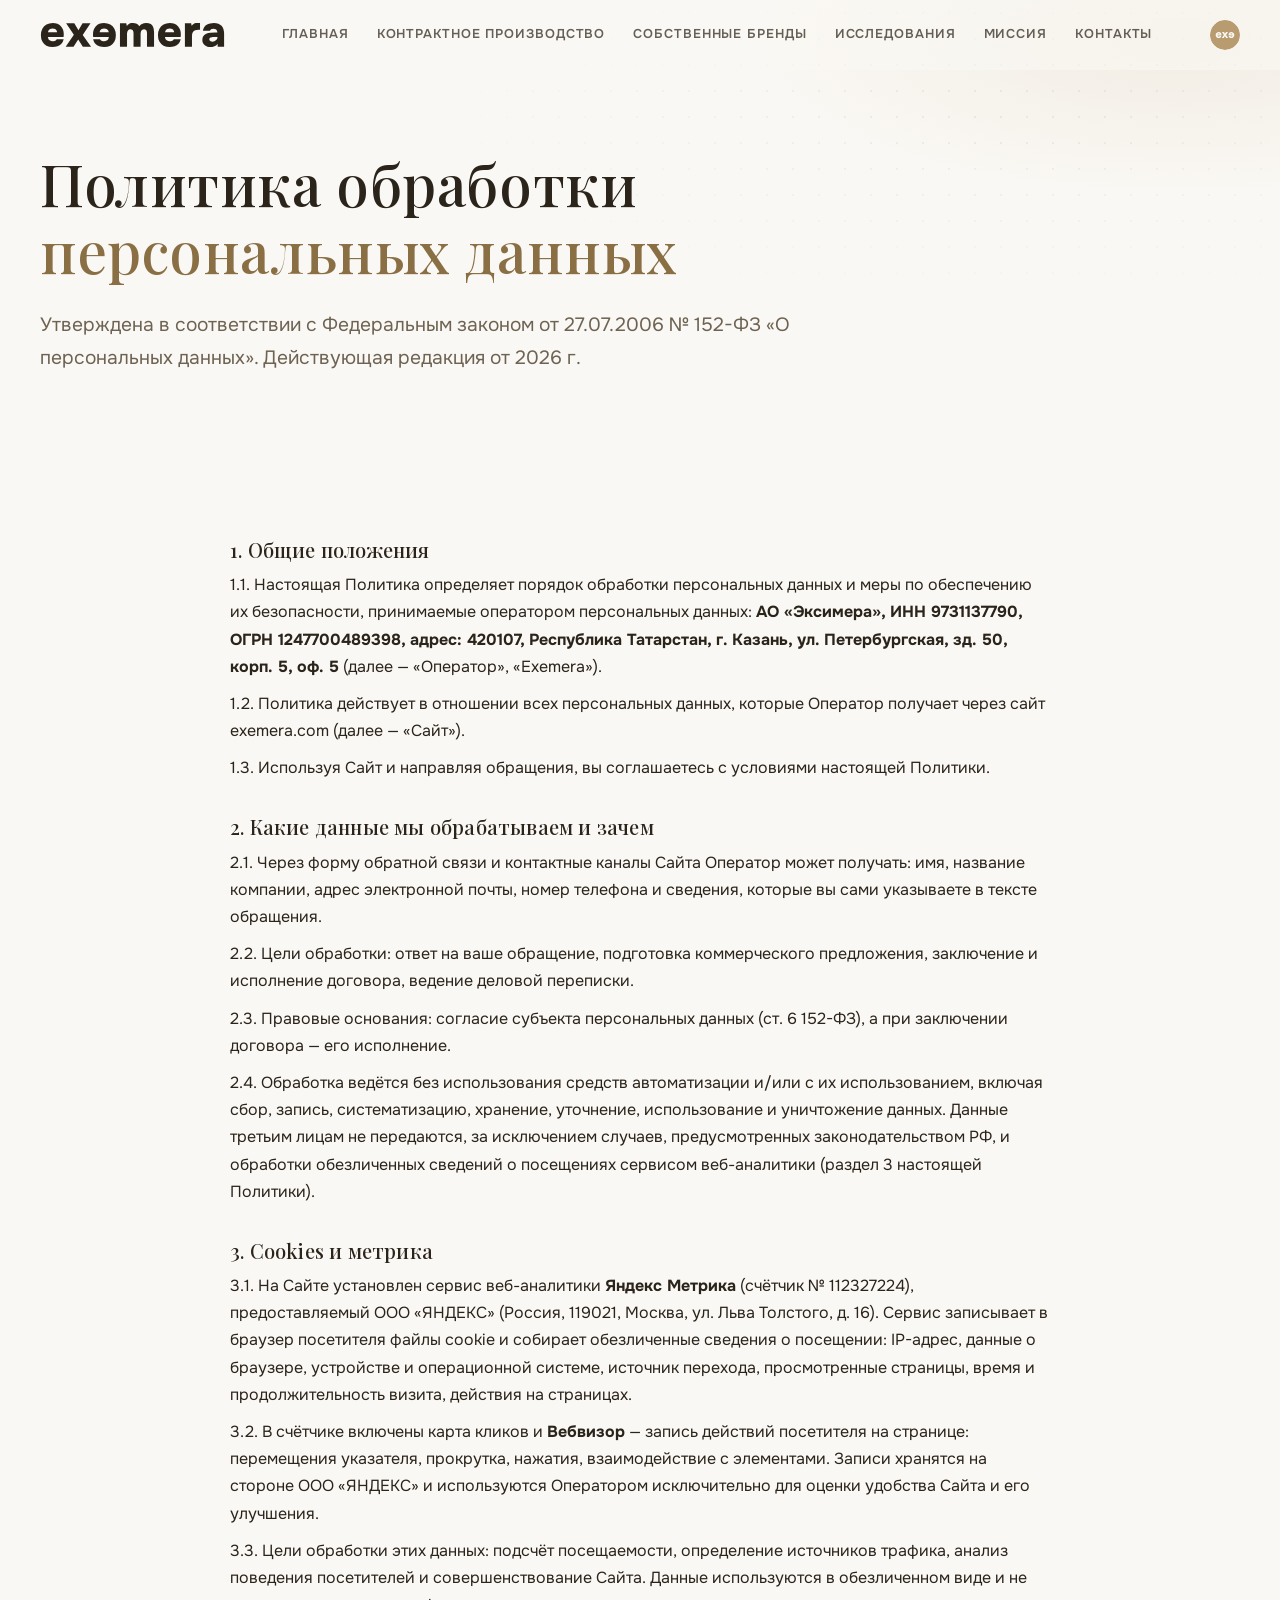
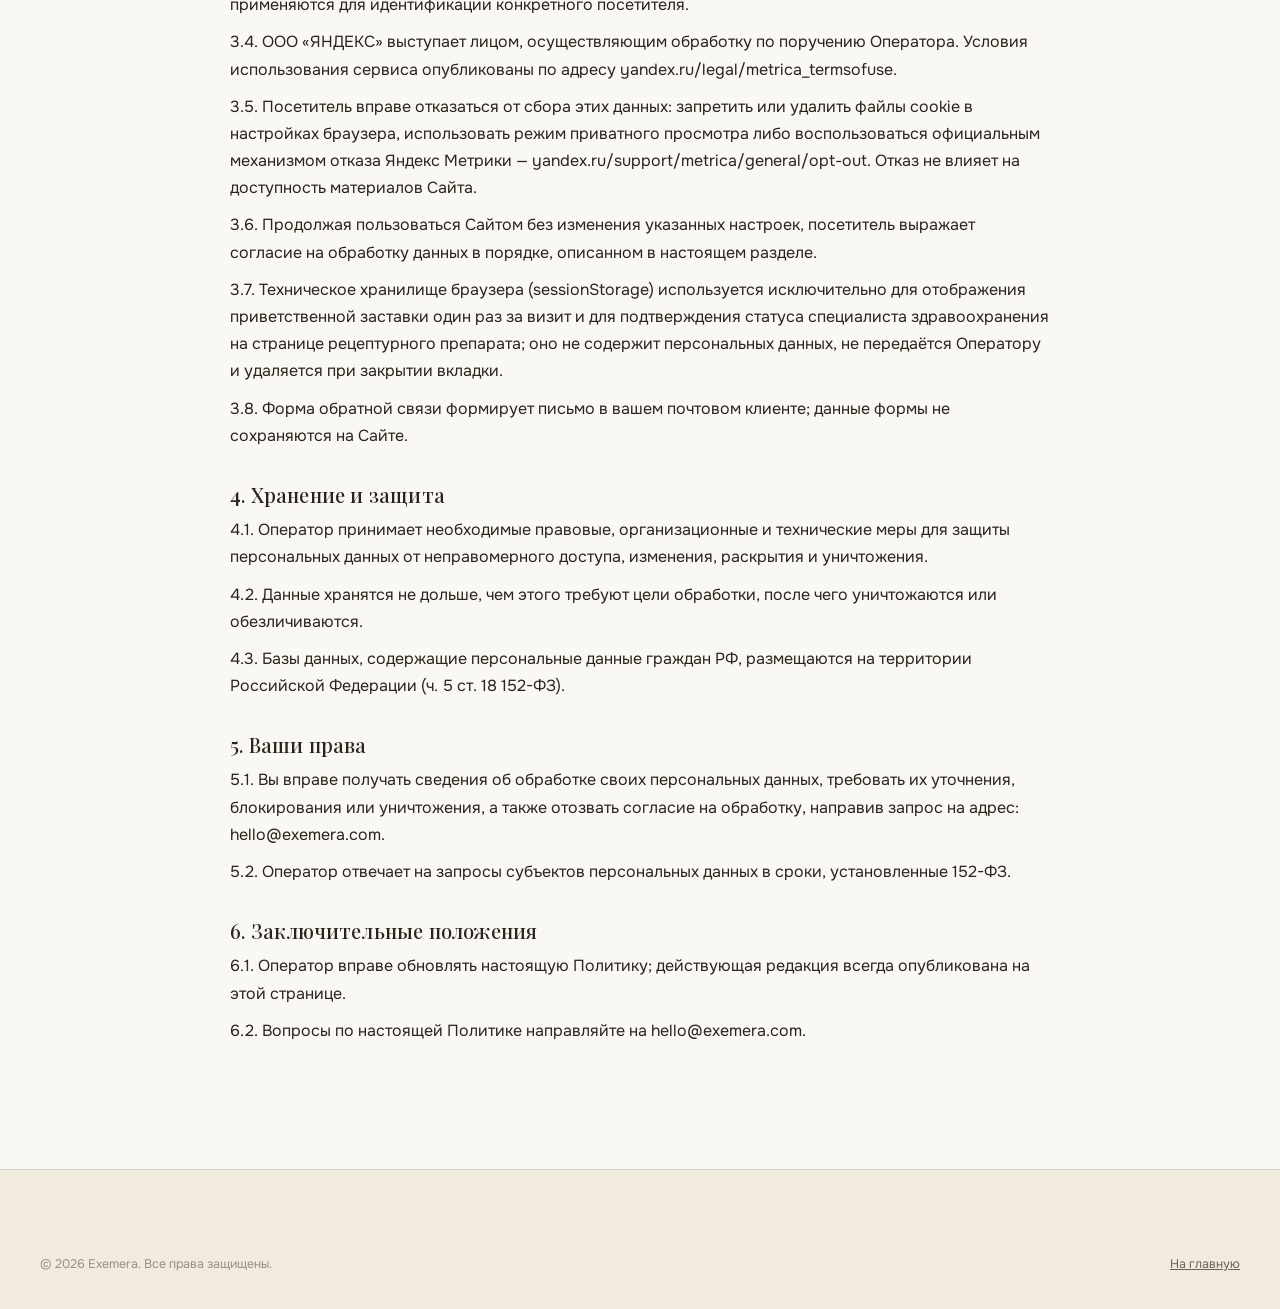
<file: privacy.html>
<!DOCTYPE html>
<html lang="ru">
<head>
  <meta charset="UTF-8">
  <meta name="viewport" content="width=device-width, initial-scale=1.0">
  <title>Политика обработки персональных данных — Exemera</title>
  <meta name="description" content="Политика Exemera в отношении обработки персональных данных (152-ФЗ).">
  <meta name="robots" content="noindex, follow">
  <link rel="icon" href="assets/img/exemera-mark.svg" type="image/svg+xml">
  <meta http-equiv="Content-Security-Policy" content="default-src 'self'; script-src 'self' https://mc.yandex.ru https://yastatic.net; style-src 'self' 'unsafe-inline'; img-src 'self' data: https://mc.yandex.ru https://mc.yandex.com https://mc.yandex.md; font-src 'self'; media-src 'self'; connect-src 'self' https://mc.yandex.ru https://mc.webvisor.com https://mc.webvisor.org wss://mc.yandex.ru wss://mc.webvisor.com https://mc.yandex.com https://mc.yandex.md; child-src blob: https://mc.yandex.ru https://mc.yandex.com https://mc.yandex.md; frame-src blob: https://mc.yandex.ru https://mc.yandex.com https://mc.yandex.md; worker-src blob:; object-src 'none'; base-uri 'self'; form-action 'self' mailto:">
  <meta name="referrer" content="strict-origin-when-cross-origin">
  <link rel="canonical" href="https://exemera.com/privacy.html">
  <link rel="preload" href="assets/fonts/onest-var-cyrillic.woff2" as="font" type="font/woff2" crossorigin>
  <link rel="preload" href="assets/fonts/onest-var-latin.woff2" as="font" type="font/woff2" crossorigin>
  <link rel="stylesheet" href="assets/fonts/fonts.css?v=e352fc31">
  <link rel="stylesheet" href="css/style.css?v=eb272964">
  <!-- Yandex.Metrika counter 112327224 -->
  <script src="js/metrika.js?v=a0acff83"></script>
  <noscript><div><img src="https://mc.yandex.ru/watch/112327224" style="position:absolute; left:-9999px;" alt="" /></div></noscript>
  <!-- /Yandex.Metrika counter -->
</head>
<body>

<header class="header">
  <div class="wrap header__in">
    <a class="logo" href="index.html"><img src="assets/img/exemera-logo.svg" alt="Exemera"></a>
    <nav class="nav">
      <a href="index.html">Главная</a>
      <a href="production.html">Контрактное производство</a>
      <a href="products.html">Собственные бренды</a>
      <a href="research.html">Исследования</a>
      <a href="mission.html">Миссия</a>
      <a href="contacts.html">Контакты</a>
    </nav>
    <a class="eco-link" href="index.html#eco" aria-label="Экосистема Exemera" title="Экосистема Exemera"><img src="assets/img/exemera-mark.svg" alt=""></a>
    <button class="burger" aria-label="Меню"><span></span><span></span><span></span></button>
  </div>
</header>

<section class="hero hero--page">
  <div class="wrap hero__in">
    <h1>Политика обработки <em>персональных данных</em></h1>
    <p class="lead">Утверждена в соответствии с Федеральным законом от 27.07.2006 № 152-ФЗ «О персональных данных». Действующая редакция от <span data-year>2026</span> г.</p>
  </div>
</section>

<section class="section legal">
  <div class="wrap wrap--narrow">
    <h2>1. Общие положения</h2>
    <p>1.1. Настоящая Политика определяет порядок обработки персональных данных и меры по обеспечению их безопасности, принимаемые оператором персональных данных: <b>АО «Эксимера», ИНН 9731137790, ОГРН 1247700489398, адрес: 420107, Республика Татарстан, г. Казань, ул. Петербургская, зд. 50, корп. 5, оф. 5</b> (далее — «Оператор», «Exemera»).</p>
    <p>1.2. Политика действует в отношении всех персональных данных, которые Оператор получает через сайт exemera.com (далее — «Сайт»).</p>
    <p>1.3. Используя Сайт и направляя обращения, вы соглашаетесь с условиями настоящей Политики.</p>

    <h2>2. Какие данные мы обрабатываем и зачем</h2>
    <p>2.1. Через форму обратной связи и контактные каналы Сайта Оператор может получать: имя, название компании, адрес электронной почты, номер телефона и сведения, которые вы сами указываете в тексте обращения.</p>
    <p>2.2. Цели обработки: ответ на ваше обращение, подготовка коммерческого предложения, заключение и исполнение договора, ведение деловой переписки.</p>
    <p>2.3. Правовые основания: согласие субъекта персональных данных (ст. 6 152-ФЗ), а при заключении договора — его исполнение.</p>
    <p>2.4. Обработка ведётся без использования средств автоматизации и/или с их использованием, включая сбор, запись, систематизацию, хранение, уточнение, использование и уничтожение данных. Данные третьим лицам не передаются, за исключением случаев, предусмотренных законодательством РФ, и обработки обезличенных сведений о посещениях сервисом веб-аналитики (раздел 3 настоящей Политики).</p>

    <h2>3. Cookies и метрика</h2>
    <p>3.1. На Сайте установлен сервис веб-аналитики <b>Яндекс Метрика</b> (счётчик № 112327224), предоставляемый ООО «ЯНДЕКС» (Россия, 119021, Москва, ул. Льва Толстого, д. 16). Сервис записывает в браузер посетителя файлы cookie и собирает обезличенные сведения о посещении: IP-адрес, данные о браузере, устройстве и операционной системе, источник перехода, просмотренные страницы, время и продолжительность визита, действия на страницах.</p>
    <p>3.2. В счётчике включены карта кликов и <b>Вебвизор</b> — запись действий посетителя на странице: перемещения указателя, прокрутка, нажатия, взаимодействие с элементами. Записи хранятся на стороне ООО «ЯНДЕКС» и используются Оператором исключительно для оценки удобства Сайта и его улучшения.</p>
    <p>3.3. Цели обработки этих данных: подсчёт посещаемости, определение источников трафика, анализ поведения посетителей и совершенствование Сайта. Данные используются в обезличенном виде и не применяются для идентификации конкретного посетителя.</p>
    <p>3.4. ООО «ЯНДЕКС» выступает лицом, осуществляющим обработку по поручению Оператора. Условия использования сервиса опубликованы по адресу <a href="https://yandex.ru/legal/metrica_termsofuse/" rel="noopener nofollow" target="_blank">yandex.ru/legal/metrica_termsofuse</a>.</p>
    <p>3.5. Посетитель вправе отказаться от сбора этих данных: запретить или удалить файлы cookie в настройках браузера, использовать режим приватного просмотра либо воспользоваться официальным механизмом отказа Яндекс Метрики — <a href="https://yandex.ru/support/metrica/general/opt-out.html" rel="noopener nofollow" target="_blank">yandex.ru/support/metrica/general/opt-out</a>. Отказ не влияет на доступность материалов Сайта.</p>
    <p>3.6. Продолжая пользоваться Сайтом без изменения указанных настроек, посетитель выражает согласие на обработку данных в порядке, описанном в настоящем разделе.</p>
    <p>3.7. Техническое хранилище браузера (sessionStorage) используется исключительно для отображения приветственной заставки один раз за визит и для подтверждения статуса специалиста здравоохранения на странице рецептурного препарата; оно не содержит персональных данных, не передаётся Оператору и удаляется при закрытии вкладки.</p>
    <p>3.8. Форма обратной связи формирует письмо в вашем почтовом клиенте; данные формы не сохраняются на Сайте.</p>

    <h2>4. Хранение и защита</h2>
    <p>4.1. Оператор принимает необходимые правовые, организационные и технические меры для защиты персональных данных от неправомерного доступа, изменения, раскрытия и уничтожения.</p>
    <p>4.2. Данные хранятся не дольше, чем этого требуют цели обработки, после чего уничтожаются или обезличиваются.</p>
    <p>4.3. Базы данных, содержащие персональные данные граждан РФ, размещаются на территории Российской Федерации (ч. 5 ст. 18 152-ФЗ).</p>

    <h2>5. Ваши права</h2>
    <p>5.1. Вы вправе получать сведения об обработке своих персональных данных, требовать их уточнения, блокирования или уничтожения, а также отозвать согласие на обработку, направив запрос на адрес: <a href="mailto:hello@exemera.com">hello@exemera.com</a><!-- ЗАМЕНИТЬ: рабочий email -->.</p>
    <p>5.2. Оператор отвечает на запросы субъектов персональных данных в сроки, установленные 152-ФЗ.</p>

    <h2>6. Заключительные положения</h2>
    <p>6.1. Оператор вправе обновлять настоящую Политику; действующая редакция всегда опубликована на этой странице.</p>
    <p>6.2. Вопросы по настоящей Политике направляйте на <a href="mailto:hello@exemera.com">hello@exemera.com</a>.</p>
  </div>
</section>

<footer class="footer">
  <div class="wrap">
    <div class="footer__bottom" style="border-top: 0; padding-top: 0;">
      <span>© <span data-year>2026</span> Exemera. Все права защищены.</span>
      <a href="index.html">На главную</a>
    </div>
  </div>
</footer>

<script src="js/main.js?v=eca2ab83"></script>
</body>
</html>
</file>
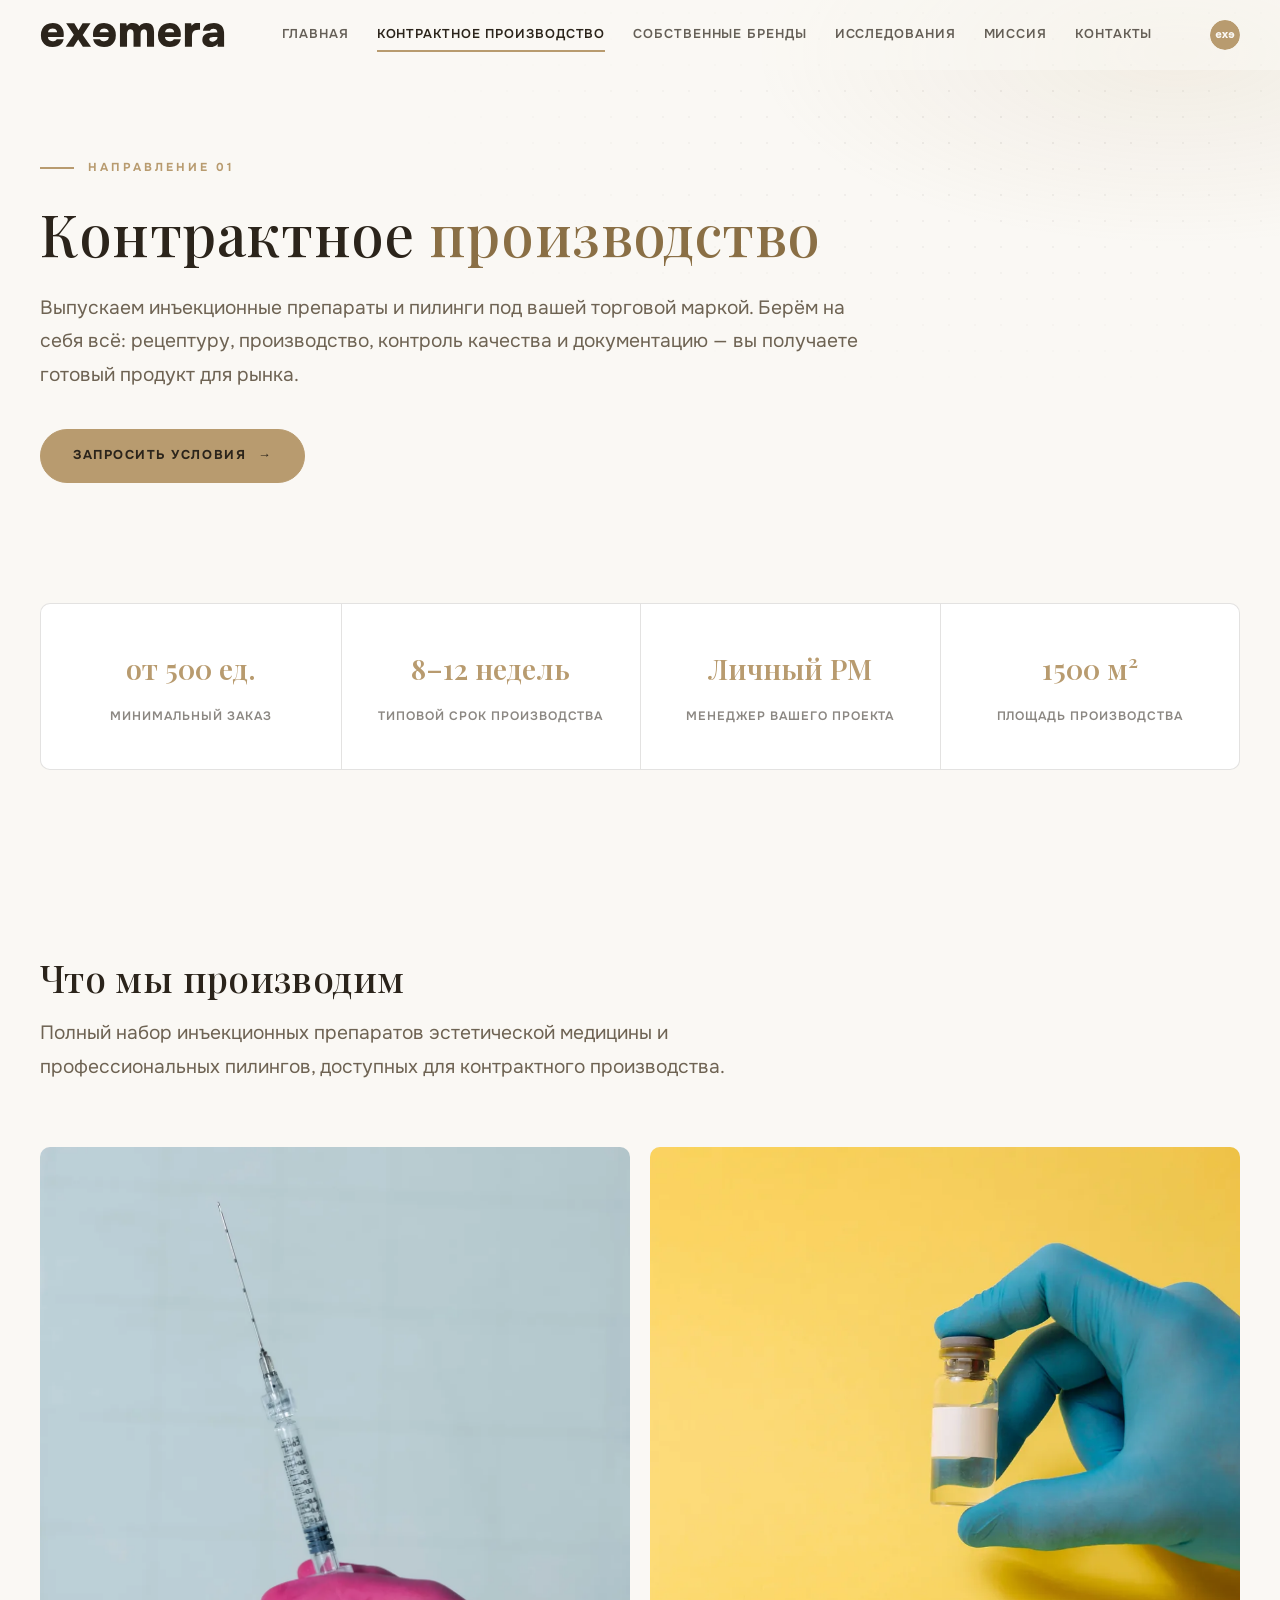
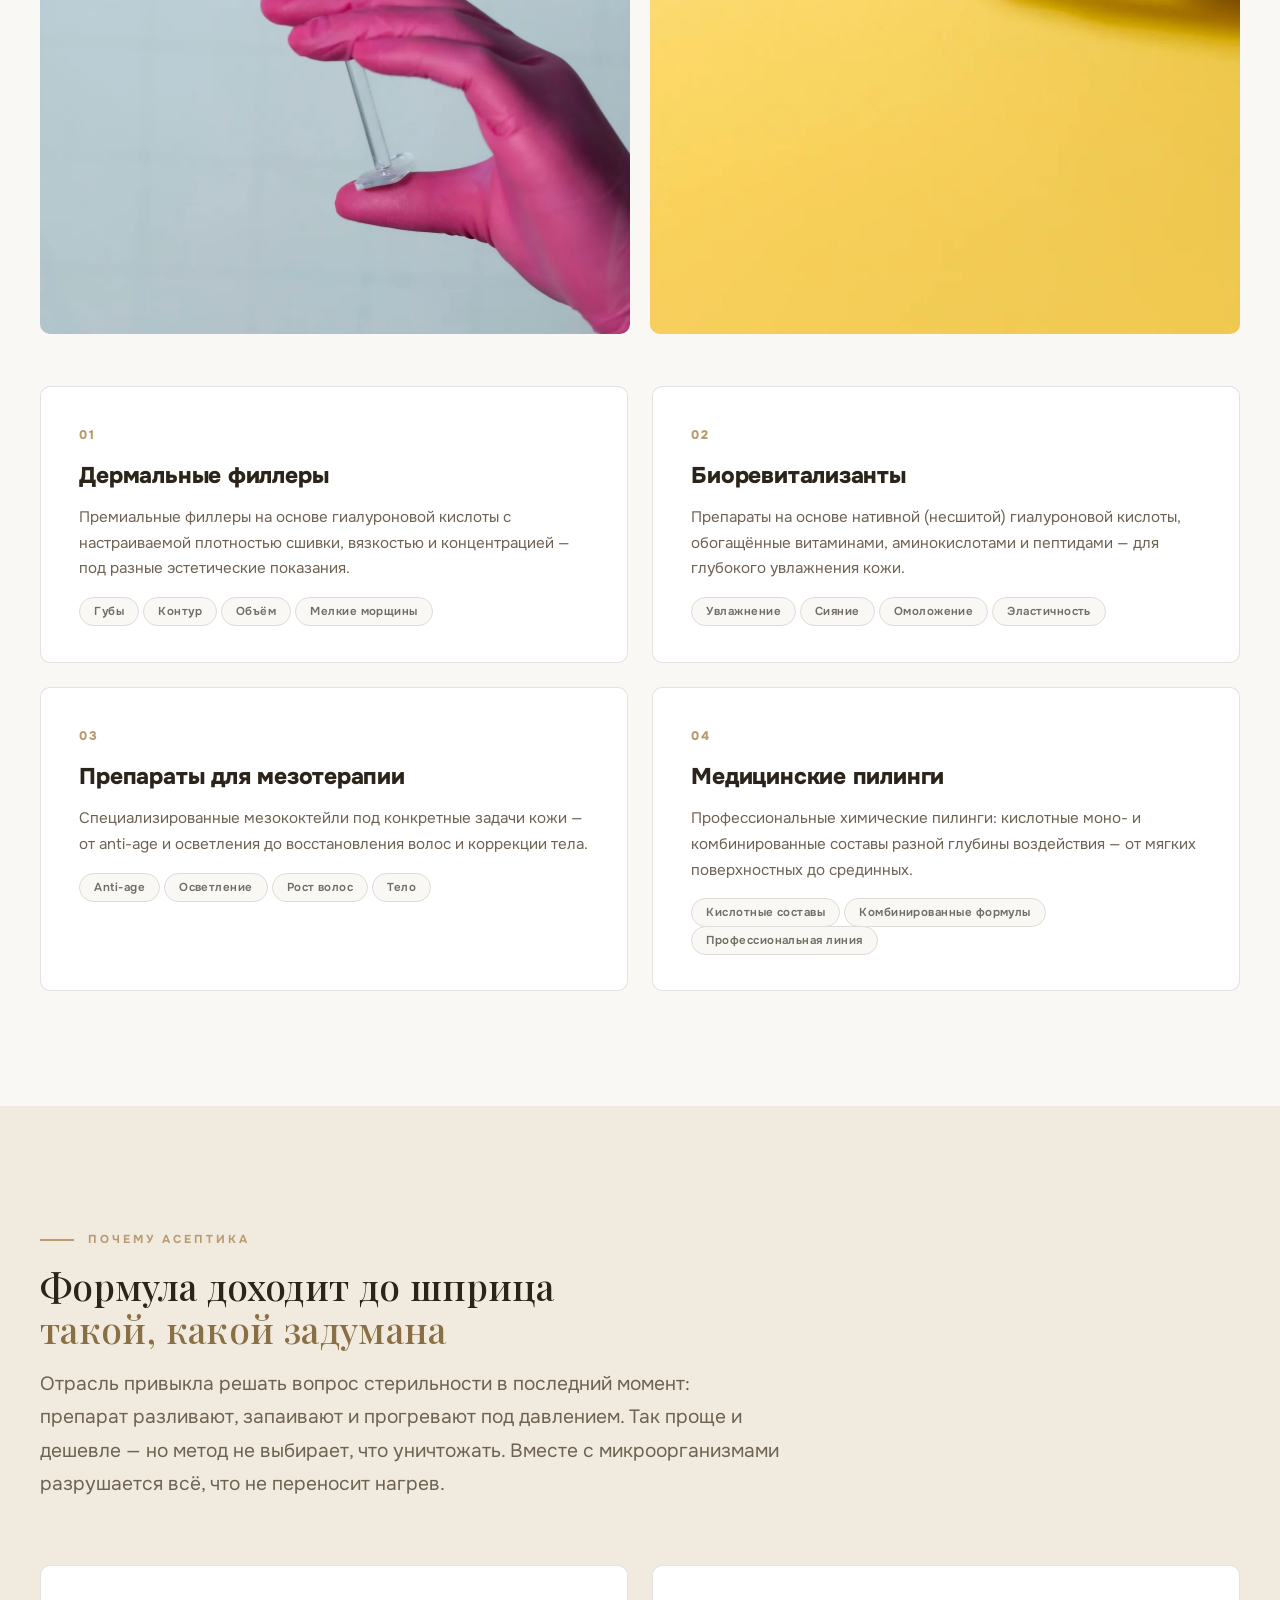
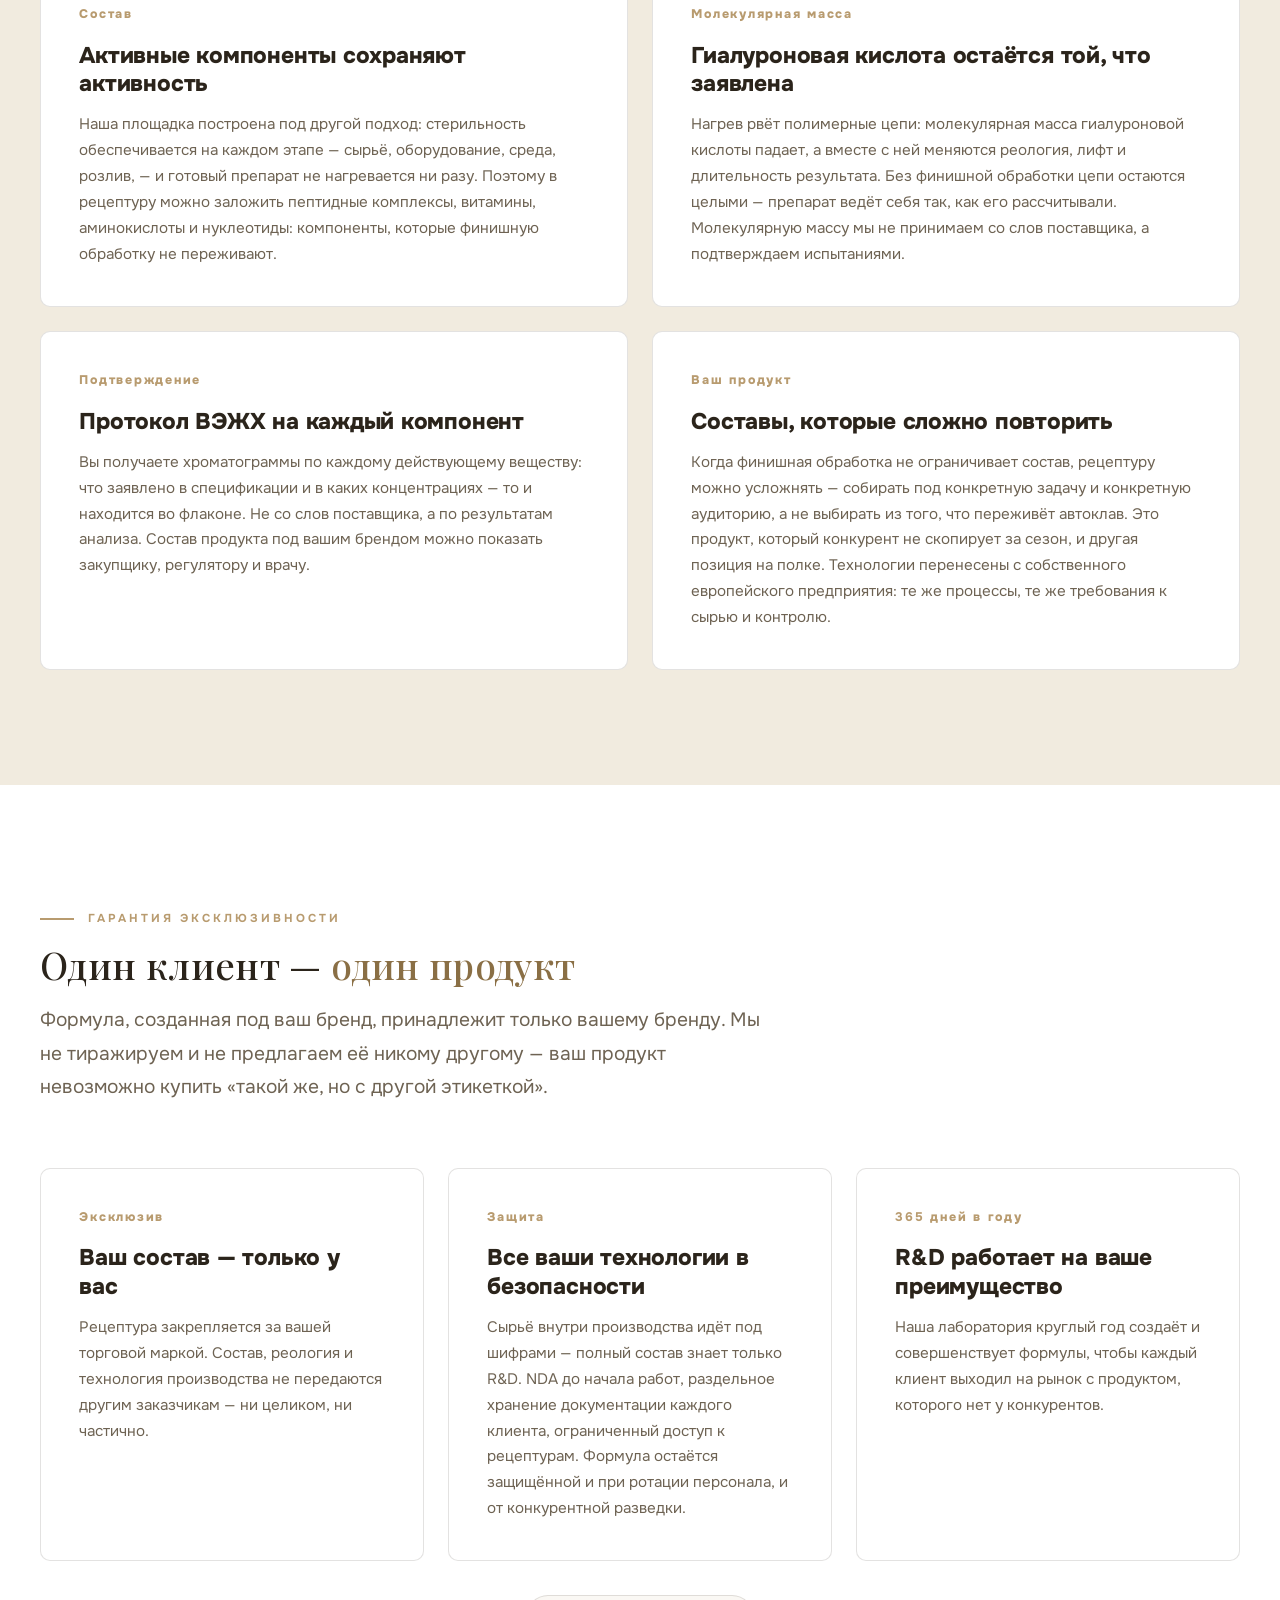
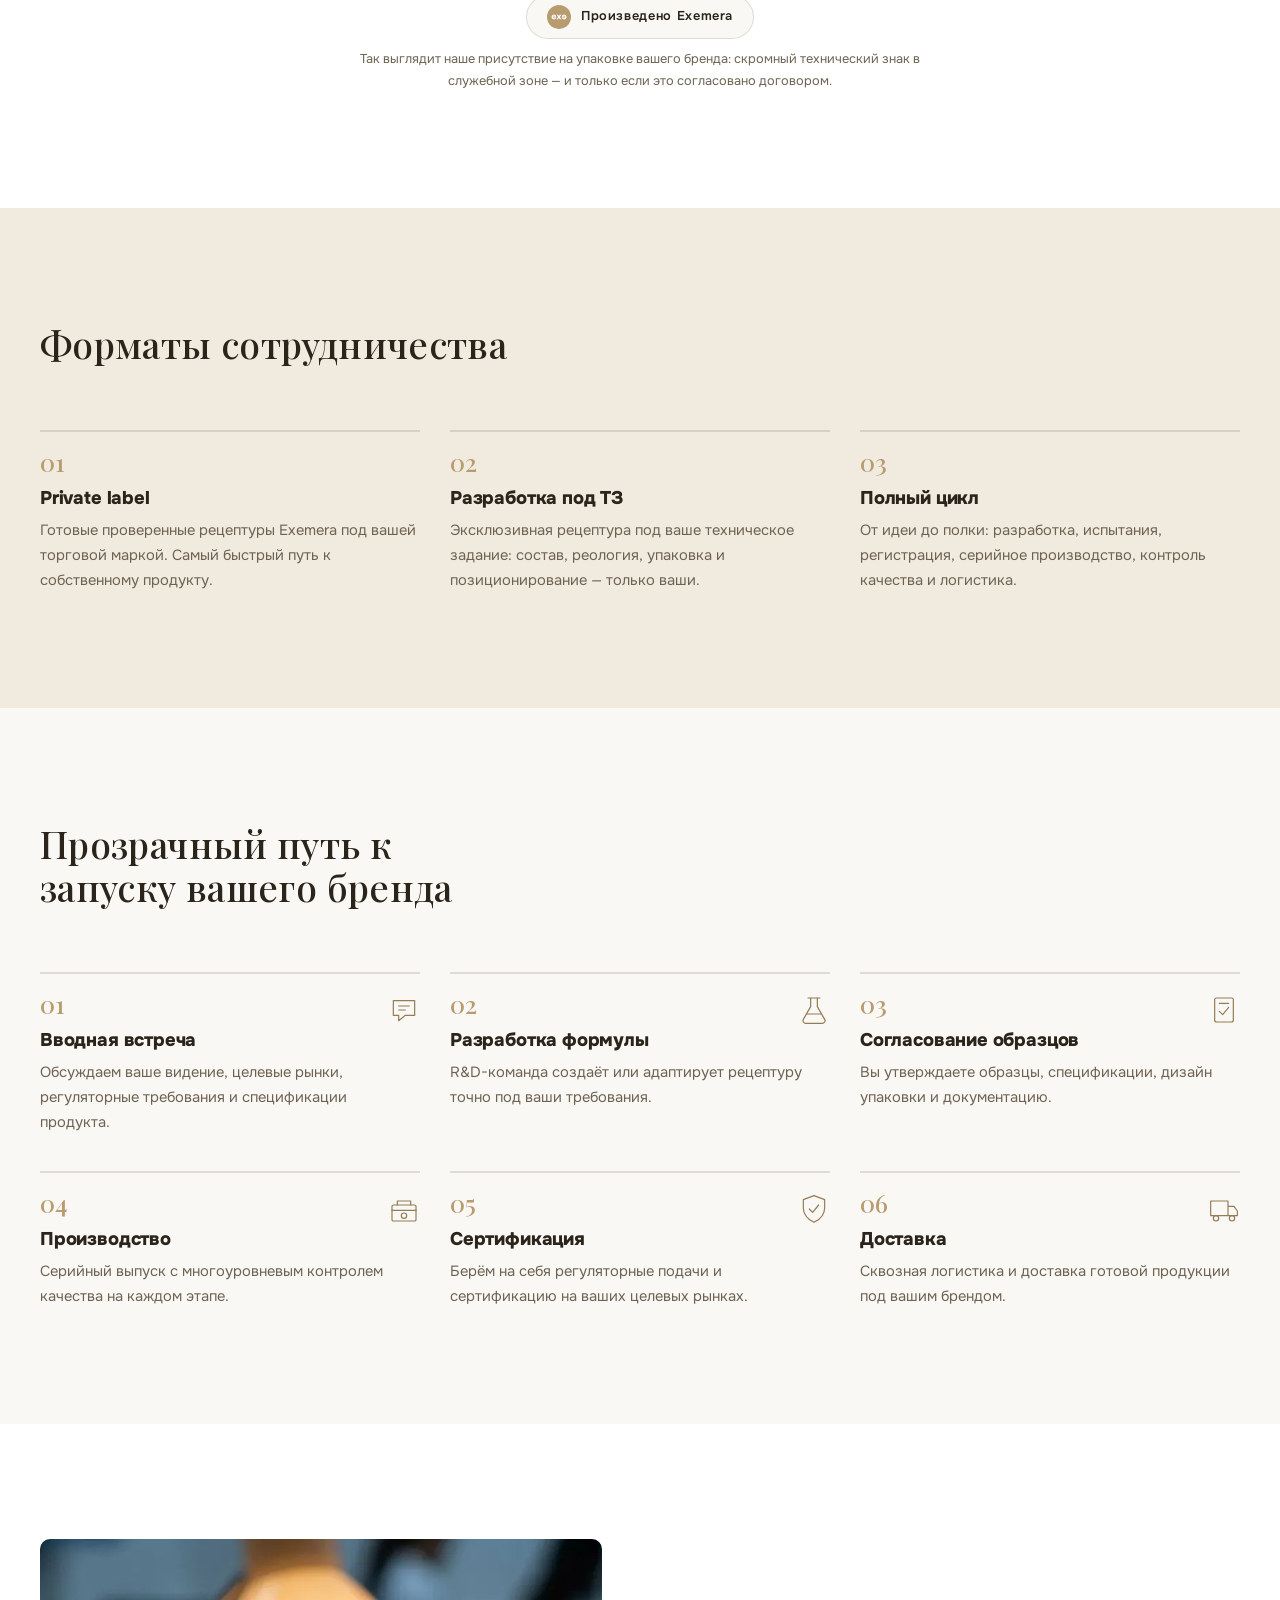
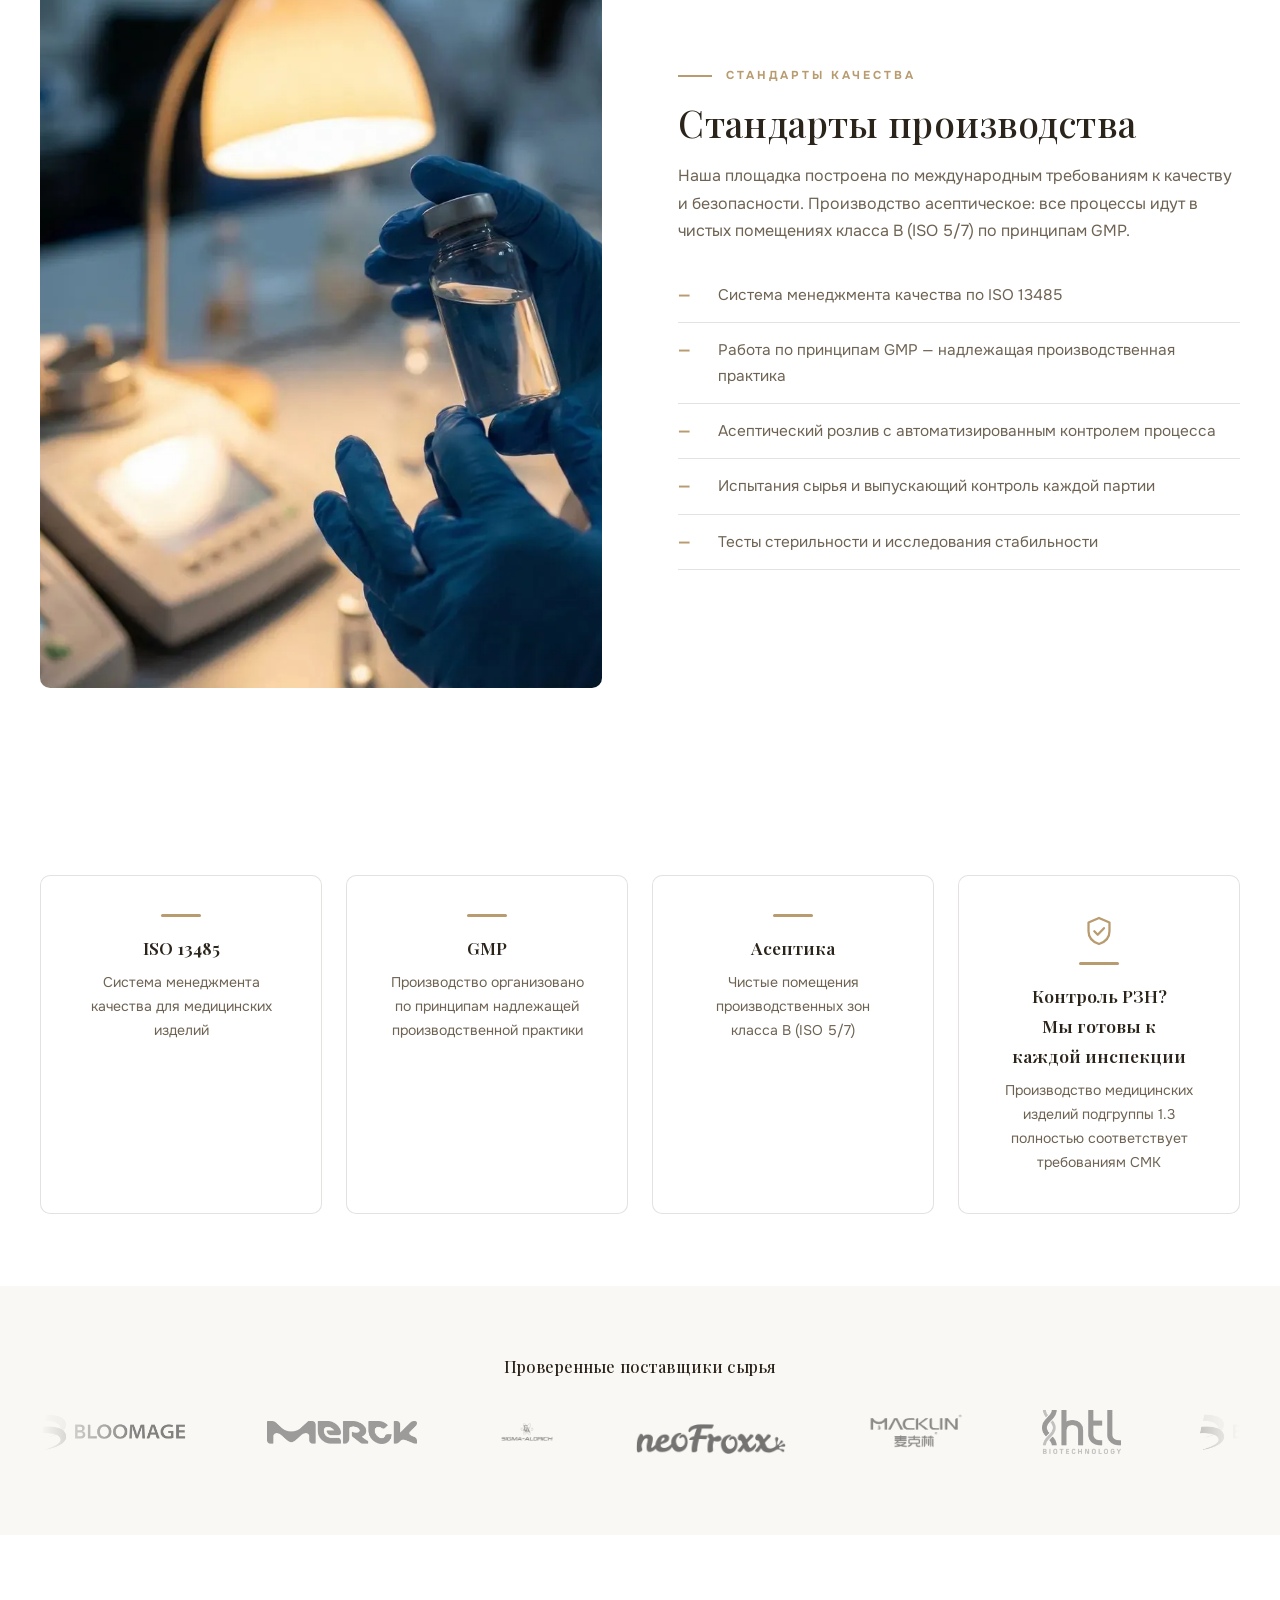
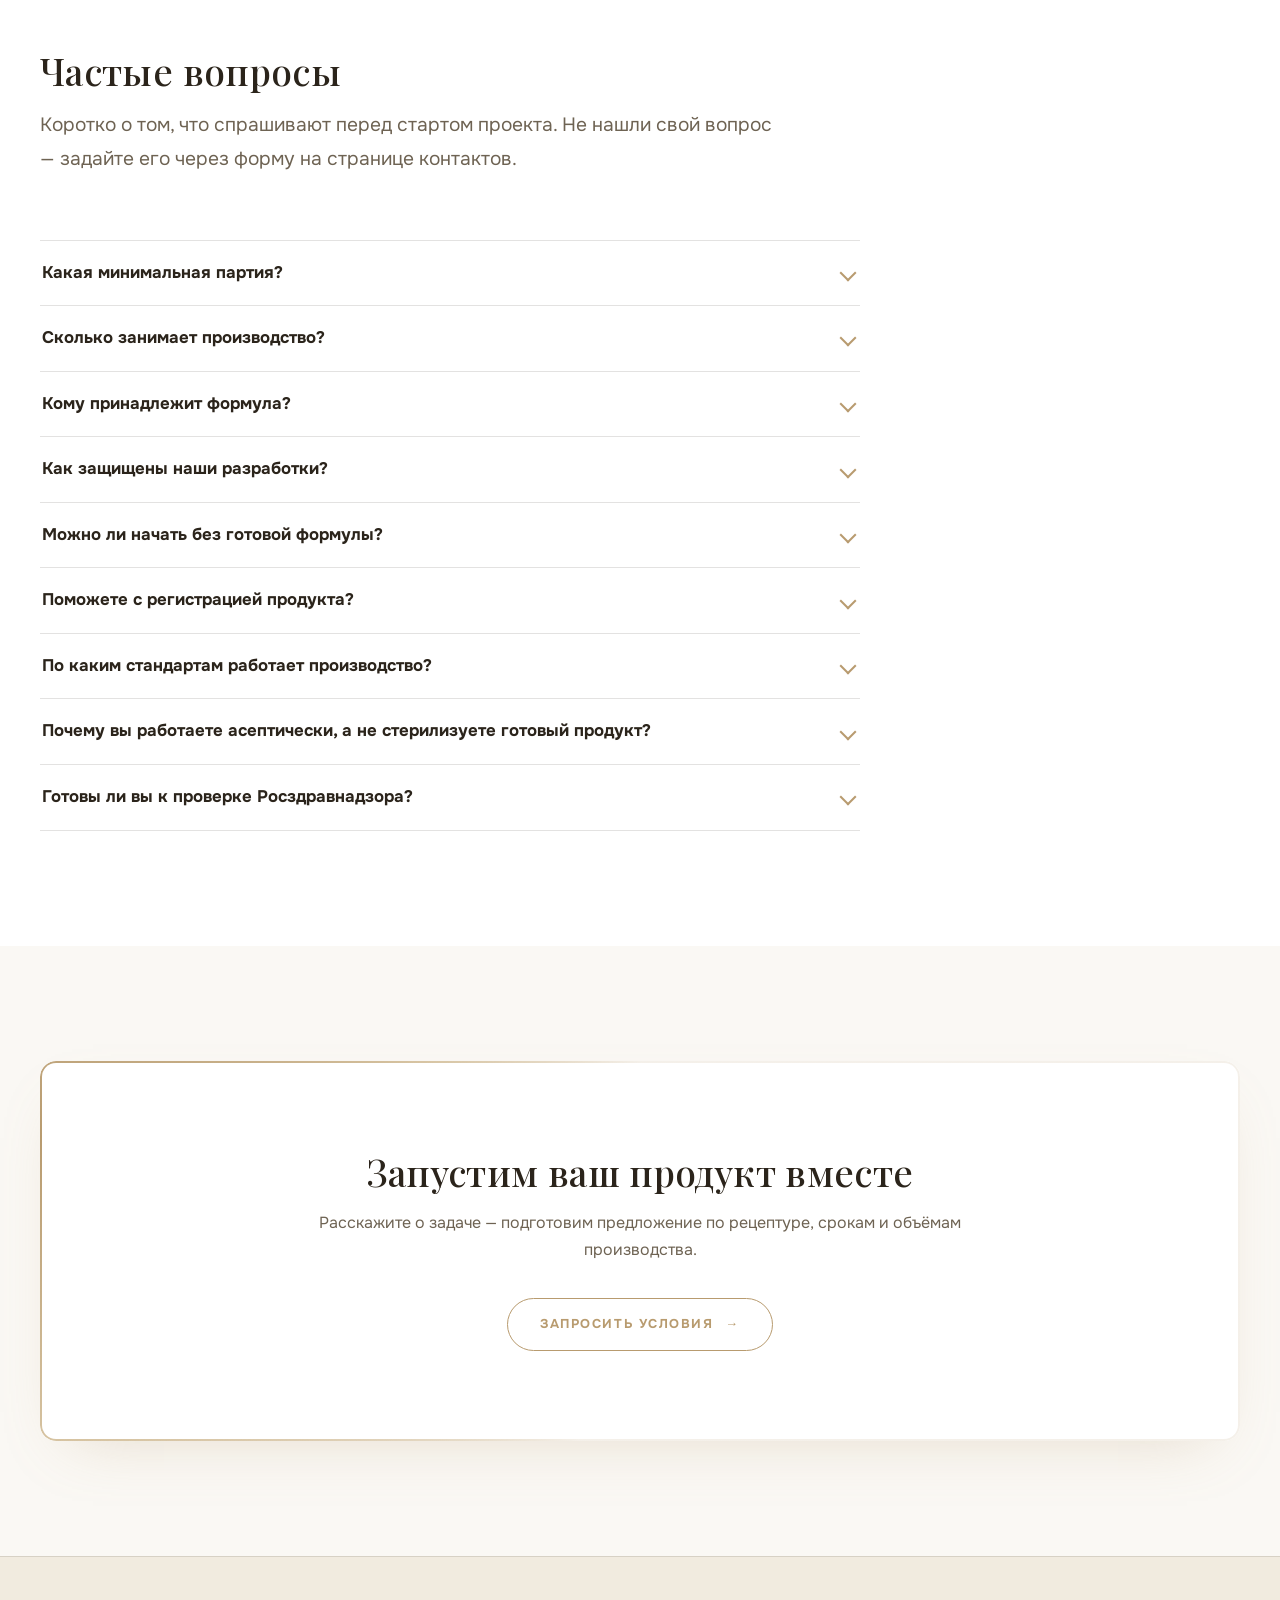
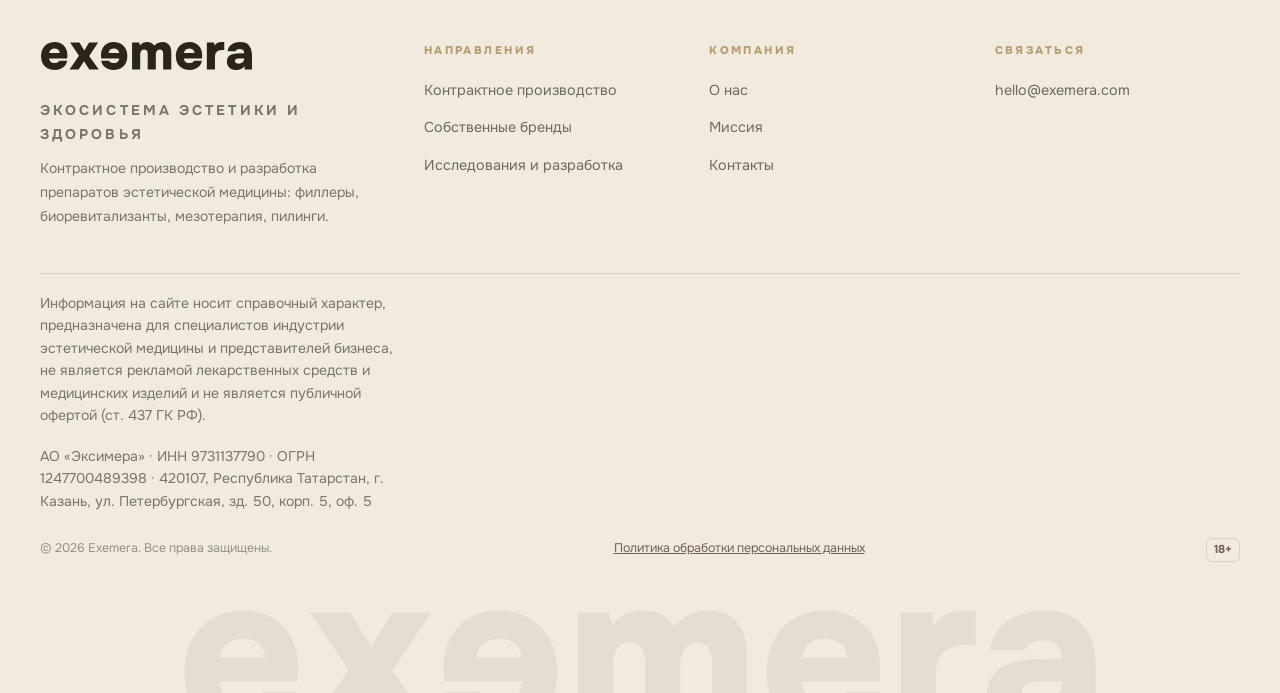
<file: production.html>
<!DOCTYPE html>
<html lang="ru">
<head>
  <meta charset="UTF-8">
  <meta name="viewport" content="width=device-width, initial-scale=1.0">
  <title>Контрактное производство — Exemera</title>
  <meta name="description" content="Контрактное производство инъекционной эстетики: один клиент — один продукт. Ваша формула принадлежит только вам. Филлеры, биоревитализанты, мезотерапия, пилинги. Асептическое производство по принципам GMP.">
  <link rel="icon" href="assets/img/exemera-mark.svg" type="image/svg+xml">
  <meta http-equiv="Content-Security-Policy" content="default-src 'self'; script-src 'self' https://mc.yandex.ru https://yastatic.net; style-src 'self' 'unsafe-inline'; img-src 'self' data: https://mc.yandex.ru https://mc.yandex.com https://mc.yandex.md; font-src 'self'; media-src 'self'; connect-src 'self' https://mc.yandex.ru https://mc.webvisor.com https://mc.webvisor.org wss://mc.yandex.ru wss://mc.webvisor.com https://mc.yandex.com https://mc.yandex.md; child-src blob: https://mc.yandex.ru https://mc.yandex.com https://mc.yandex.md; frame-src blob: https://mc.yandex.ru https://mc.yandex.com https://mc.yandex.md; worker-src blob:; object-src 'none'; base-uri 'self'; form-action 'self' mailto:">
  <meta name="referrer" content="strict-origin-when-cross-origin">
  <link rel="canonical" href="https://exemera.com/production.html">
  <meta property="og:type" content="website">
  <meta property="og:site_name" content="Exemera">
  <meta property="og:locale" content="ru_RU">
  <meta property="og:title" content="Контрактное производство — Exemera">
  <meta property="og:description" content="Один клиент — один продукт: эксклюзивная формула принадлежит только вашему бренду. Private label, разработка под ТЗ, полный цикл. MOQ от 500 ед.">
  <meta property="og:url" content="https://exemera.com/production.html">
  <meta property="og:image" content="https://exemera.com/assets/img/og-image.jpg">
  <meta property="og:image:width" content="1200">
  <meta property="og:image:height" content="630">
  <meta name="twitter:card" content="summary_large_image">
  <meta name="twitter:title" content="Контрактное производство — Exemera">
  <meta name="twitter:description" content="Один клиент — один продукт: эксклюзивная формула принадлежит только вашему бренду. Private label, разработка под ТЗ, полный цикл. MOQ от 500 ед.">
  <meta name="twitter:image" content="https://exemera.com/assets/img/og-image.jpg">
  <link rel="preload" href="assets/fonts/onest-var-cyrillic.woff2" as="font" type="font/woff2" crossorigin>
  <link rel="preload" href="assets/fonts/onest-var-latin.woff2" as="font" type="font/woff2" crossorigin>
  <link rel="stylesheet" href="assets/fonts/fonts.css?v=e352fc31">
  <link rel="stylesheet" href="css/style.css?v=eb272964">
  <script type="application/ld+json">
{
  "@context": "https://schema.org",
  "@type": "FAQPage",
  "mainEntity": [
    {
      "@type": "Question",
      "name": "Какая минимальная партия?",
      "acceptedAnswer": {
        "@type": "Answer",
        "text": "От 500 единиц. Точный объём зависит от препарата, формата выпуска и упаковки — рассчитываем под вашу задачу после первичного обсуждения проекта."
      }
    },
    {
      "@type": "Question",
      "name": "Сколько занимает производство?",
      "acceptedAnswer": {
        "@type": "Answer",
        "text": "Типовой срок — 8–12 недель от утверждения формулы и образцов до готовой партии. График фиксируем в договоре."
      }
    },
    {
      "@type": "Question",
      "name": "Кому принадлежит формула?",
      "acceptedAnswer": {
        "@type": "Answer",
        "text": "Вашему бренду. Принцип «один клиент — один продукт»: рецептура закрепляется за вашей маркой и не тиражируется для других заказчиков."
      }
    },
    {
      "@type": "Question",
      "name": "Как защищены наши разработки?",
      "acceptedAnswer": {
        "@type": "Answer",
        "text": "Сырьё внутри производства маркируется шифрами, и полный состав известен только команде R&D. Дополнительно: NDA до начала работ, ограниченный доступ к рецептурам и раздельное хранение документации каждого клиента. Такая схема защищает формулу при ротации персонала и от конкурентной разведки."
      }
    },
    {
      "@type": "Question",
      "name": "Можно ли начать без готовой формулы?",
      "acceptedAnswer": {
        "@type": "Answer",
        "text": "Да. R&D-лаборатория разработает рецептуру под ваше техническое задание или предложит готовую из библиотеки Exemera с передачей прав."
      }
    },
    {
      "@type": "Question",
      "name": "Поможете с регистрацией продукта?",
      "acceptedAnswer": {
        "@type": "Answer",
        "text": "Да: готовим документацию и досье, сопровождаем регуляторные подачи и сертификацию на ваших целевых рынках."
      }
    },
    {
      "@type": "Question",
      "name": "По каким стандартам работает производство?",
      "acceptedAnswer": {
        "@type": "Answer",
        "text": "Асептическое производство в чистых помещениях класса B (ISO 5/7), работа по принципам GMP и требованиям ISO 13485, многоуровневый контроль качества и протоколы испытаний на каждую партию."
      }
    },
    {
      "@type": "Question",
      "name": "Почему вы работаете асептически, а не стерилизуете готовый продукт?",
      "acceptedAnswer": {
        "@type": "Answer",
        "text": "Потому что это единственный способ не разрушить то, ради чего препарат создавался. Терминальная стерилизация — одна грубая операция в финале: запаянную упаковку прогревают под давлением, и вместе с микроорганизмами разрушается часть активных компонентов, а у гиалуроновой кислоты падает молекулярная масса. Асептическое производство держит стерильность на каждом этапе — от подготовки сырья до запайки, в чистых помещениях класса B, с постоянным контролем среды. Такая площадка требует несопоставимо большей дисциплины, зато препарат не проходит через разрушающую обработку: молекулярная масса сохраняется и подтверждается испытаниями, а в формулу можно закладывать пептидные комплексы, витамины, аминокислоты и нуклеотиды. На каждый компонент вы получаете протокол ВЭЖХ: что заявлено и в каких концентрациях — то и находится во флаконе."
      }
    },
    {
      "@type": "Question",
      "name": "Готовы ли вы к проверке Росздравнадзора?",
      "acceptedAnswer": {
        "@type": "Answer",
        "text": "Да, готовы. Производство медицинских изделий подгруппы 1.3 полностью соответствует требованиям системы менеджмента качества."
      }
    }
  ]
}
</script>
  <!-- Yandex.Metrika counter 112327224 -->
  <script src="js/metrika.js?v=a0acff83"></script>
  <noscript><div><img src="https://mc.yandex.ru/watch/112327224" style="position:absolute; left:-9999px;" alt="" /></div></noscript>
  <!-- /Yandex.Metrika counter -->
</head>
<body>

<header class="header">
  <div class="wrap header__in">
    <a class="logo" href="index.html"><img src="assets/img/exemera-logo.svg" alt="Exemera"></a>
    <nav class="nav">
      <a href="index.html">Главная</a>
      <a href="production.html">Контрактное производство</a>
      <a href="products.html">Собственные бренды</a>
      <a href="research.html">Исследования</a>
      <a href="mission.html">Миссия</a>
      <a href="contacts.html">Контакты</a>
    </nav>
    <a class="eco-link" href="index.html#eco" aria-label="Экосистема Exemera" title="Экосистема Exemera"><img src="assets/img/exemera-mark.svg" alt=""></a>
    <button class="burger" aria-label="Меню"><span></span><span></span><span></span></button>
  </div>
</header>

<section class="hero hero--page">
  <div class="wrap hero__in">
    <span class="eyebrow">Направление 01</span>
    <h1>Контрактное <em>производство</em></h1>
    <p class="lead">Выпускаем инъекционные препараты и пилинги под вашей торговой маркой. Берём на себя всё: рецептуру, производство, контроль качества и документацию — вы получаете готовый продукт для рынка.</p>
    <div class="hero__cta">
      <a class="btn btn--solid" href="contacts.html">Запросить условия <span class="arr">→</span></a>
    </div>
  </div>
</section>

<!-- ====================== УСЛОВИЯ ====================== -->
<section class="section--tight">
  <div class="wrap">
    <div class="facts reveal">
      <div class="fact"><b>от 500 ед.</b><span>минимальный заказ</span></div>
      <div class="fact"><b>8–12 недель</b><span>типовой срок производства</span></div>
      <div class="fact"><b>Личный PM</b><span>менеджер вашего проекта</span></div>
      <div class="fact"><b data-count="1500" data-suffix=" м²">0 м²</b><span>площадь производства</span></div>
    </div>
  </div>
</section>

<!-- ====================== ЧТО ПРОИЗВОДИМ ====================== -->
<section class="section">
  <div class="wrap">
    <div class="section-head reveal">
      <h2>Что мы производим</h2>
      <p class="lead">Полный набор инъекционных препаратов эстетической медицины и профессиональных пилингов, доступных для контрактного производства.</p>
    </div>
    <div class="photo-duo">
      <figure class="media reveal">
        <img src="assets/img/syringe-pink.webp" alt="Шприц с препаратом в руке специалиста" loading="lazy" width="1200" height="1800">
        <figcaption>Инъекционные препараты</figcaption>
      </figure>
      <figure class="media reveal" data-delay="1">
        <img src="assets/img/vial-yellow.webp" alt="Флакон препарата в руке специалиста" loading="lazy" width="1800" height="1200" style="object-position: 82% 45%;">
        <figcaption>Готовый продукт</figcaption>
      </figure>
    </div>
    <div class="grid grid--2">
      <article class="card reveal">
        <span class="num">01</span>
        <h3>Дермальные филлеры</h3>
        <p>Премиальные филлеры на основе гиалуроновой кислоты с настраиваемой плотностью сшивки, вязкостью и концентрацией — под разные эстетические показания.</p>
        <div class="tags">
          <span class="tag">Губы</span>
          <span class="tag">Контур</span>
          <span class="tag">Объём</span>
          <span class="tag">Мелкие морщины</span>
        </div>
      </article>
      <article class="card reveal" data-delay="1">
        <span class="num">02</span>
        <h3>Биоревитализанты</h3>
        <p>Препараты на основе нативной (несшитой) гиалуроновой кислоты, обогащённые витаминами, аминокислотами и пептидами — для глубокого увлажнения кожи.</p>
        <div class="tags">
          <span class="tag">Увлажнение</span>
          <span class="tag">Сияние</span>
          <span class="tag">Омоложение</span>
          <span class="tag">Эластичность</span>
        </div>
      </article>
      <article class="card reveal">
        <span class="num">03</span>
        <h3>Препараты для мезотерапии</h3>
        <p>Специализированные мезококтейли под конкретные задачи кожи — от anti-age и осветления до восстановления волос и коррекции тела.</p>
        <div class="tags">
          <span class="tag">Anti-age</span>
          <span class="tag">Осветление</span>
          <span class="tag">Рост волос</span>
          <span class="tag">Тело</span>
        </div>
      </article>
      <article class="card reveal" data-delay="1">
        <span class="num">04</span>
        <h3>Медицинские пилинги</h3>
        <p>Профессиональные химические пилинги: кислотные моно- и комбинированные составы разной глубины воздействия — от мягких поверхностных до срединных.</p>
        <div class="tags">
          <span class="tag">Кислотные составы</span>
          <span class="tag">Комбинированные формулы</span>
          <span class="tag">Профессиональная линия</span>
        </div>
      </article>
    </div>
  </div>
</section>

<!-- ====================== ПОЧЕМУ АСЕПТИКА ====================== -->
<section class="section section--deep">
  <div class="wrap">
    <div class="section-head reveal">
      <span class="eyebrow">Почему асептика</span>
      <h2>Формула доходит до шприца <em>такой, какой задумана</em></h2>
      <p class="lead">Отрасль привыкла решать вопрос стерильности в последний момент: препарат разливают, запаивают и прогревают под давлением. Так проще и дешевле — но метод не выбирает, что уничтожать. Вместе с микроорганизмами разрушается всё, что не переносит нагрев.</p>
    </div>
    <div class="grid grid--2">
      <article class="card reveal">
        <span class="num">Состав</span>
        <h3>Активные компоненты сохраняют активность</h3>
        <p>Наша площадка построена под другой подход: стерильность обеспечивается на каждом этапе — сырьё, оборудование, среда, розлив, — и готовый препарат не нагревается ни разу. Поэтому в рецептуру можно заложить пептидные комплексы, витамины, аминокислоты и нуклеотиды: компоненты, которые финишную обработку не переживают.</p>
      </article>
      <article class="card reveal" data-delay="1">
        <span class="num">Молекулярная масса</span>
        <h3>Гиалуроновая кислота остаётся той, что заявлена</h3>
        <p>Нагрев рвёт полимерные цепи: молекулярная масса гиалуроновой кислоты падает, а вместе с ней меняются реология, лифт и длительность результата. Без финишной обработки цепи остаются целыми — препарат ведёт себя так, как его рассчитывали. Молекулярную массу мы не принимаем со слов поставщика, а подтверждаем испытаниями.</p>
      </article>
      <article class="card reveal" data-delay="2">
        <span class="num">Подтверждение</span>
        <h3>Протокол ВЭЖХ на каждый компонент</h3>
        <p>Вы получаете хроматограммы по каждому действующему веществу: что заявлено в спецификации и в каких концентрациях — то и находится во флаконе. Не со слов поставщика, а по результатам анализа. Состав продукта под вашим брендом можно показать закупщику, регулятору и врачу.</p>
      </article>
      <article class="card reveal" data-delay="3">
        <span class="num">Ваш продукт</span>
        <h3>Составы, которые сложно повторить</h3>
        <p>Когда финишная обработка не ограничивает состав, рецептуру можно усложнять — собирать под конкретную задачу и конкретную аудиторию, а не выбирать из того, что переживёт автоклав. Это продукт, который конкурент не скопирует за сезон, и другая позиция на полке. Технологии перенесены с собственного европейского предприятия: те же процессы, те же требования к сырью и контролю.</p>
      </article>
    </div>
  </div>
</section>

<!-- ====================== ЭКСКЛЮЗИВНОСТЬ ====================== -->
<section class="section section--white">
  <div class="wrap">
    <div class="section-head reveal">
      <span class="eyebrow">Гарантия эксклюзивности</span>
      <h2>Один клиент — <em>один продукт</em></h2>
      <p class="lead">Формула, созданная под ваш бренд, принадлежит только вашему бренду. Мы не тиражируем и не предлагаем её никому другому — ваш продукт невозможно купить «такой же, но с другой этикеткой».</p>
    </div>
    <div class="grid grid--3">
      <article class="card reveal">
        <span class="num">Эксклюзив</span>
        <h3>Ваш состав — только у вас</h3>
        <p>Рецептура закрепляется за вашей торговой маркой. Состав, реология и технология производства не передаются другим заказчикам — ни целиком, ни частично.</p>
      </article>
      <article class="card reveal" data-delay="1">
        <span class="num">Защита</span>
        <h3>Все ваши технологии в безопасности</h3>
        <p>Сырьё внутри производства идёт под шифрами — полный состав знает только R&amp;D. NDA до начала работ, раздельное хранение документации каждого клиента, ограниченный доступ к рецептурам. Формула остаётся защищённой и при ротации персонала, и от конкурентной разведки.</p>
      </article>
      <article class="card reveal" data-delay="2">
        <span class="num"><b data-count="365">365</b> дней в году</span>
        <h3>R&amp;D работает на ваше преимущество</h3>
        <p>Наша лаборатория круглый год создаёт и совершенствует формулы, чтобы каждый клиент выходил на рынок с продуктом, которого нет у конкурентов.</p>
      </article>
    </div>
    <div class="madeby-wrap reveal">
      <div class="madeby"><img src="assets/img/exemera-mark.svg" alt=""><span>Произведено Exemera</span></div>
      <p class="madeby-note">Так выглядит наше присутствие на упаковке вашего бренда: скромный технический знак в служебной зоне — и только если это согласовано договором.</p>
    </div>
  </div>
</section>

<!-- ====================== ФОРМАТЫ СОТРУДНИЧЕСТВА ====================== -->
<section class="section section--deep">
  <div class="wrap">
    <div class="section-head reveal">
      <h2>Форматы сотрудничества</h2>
    </div>
    <div class="steps">
      <div class="step reveal">
        <h3>Private label</h3>
        <p>Готовые проверенные рецептуры Exemera под вашей торговой маркой. Самый быстрый путь к собственному продукту.</p>
      </div>
      <div class="step reveal" data-delay="1">
        <h3>Разработка под ТЗ</h3>
        <p>Эксклюзивная рецептура под ваше техническое задание: состав, реология, упаковка и позиционирование — только ваши.</p>
      </div>
      <div class="step reveal" data-delay="2">
        <h3>Полный цикл</h3>
        <p>От идеи до полки: разработка, испытания, регистрация, серийное производство, контроль качества и логистика.</p>
      </div>
    </div>
  </div>
</section>

<!-- ====================== ПРОЦЕСС ПАРТНЁРСТВА ====================== -->
<section class="section">
  <div class="wrap">
    <div class="section-head reveal">
      <h2>Прозрачный путь к запуску вашего бренда</h2>
    </div>
    <div class="steps">
      <div class="step reveal"><svg class="icon" viewBox="0 0 48 48" aria-hidden="true"><path d="M8 10h32v22H26l-10 8v-8H8z"/><path d="M16 18h16M16 24h10"/></svg><h3>Вводная встреча</h3><p>Обсуждаем ваше видение, целевые рынки, регуляторные требования и спецификации продукта.</p></div>
      <div class="step reveal" data-delay="1"><svg class="icon" viewBox="0 0 48 48" aria-hidden="true"><path d="M19 6v13L8 38a4 4 0 0 0 3.6 6h24.8A4 4 0 0 0 40 38L29 19V6"/><path d="M15 6h18M13 30h22"/></svg><h3>Разработка формулы</h3><p>R&amp;D-команда создаёт или адаптирует рецептуру точно под ваши требования.</p></div>
      <div class="step reveal" data-delay="2"><svg class="icon" viewBox="0 0 48 48" aria-hidden="true"><rect x="10" y="6" width="28" height="36" rx="3"/><path d="m17 26 5 5 9-11"/><path d="M17 14h14"/></svg><h3>Согласование образцов</h3><p>Вы утверждаете образцы, спецификации, дизайн упаковки и документацию.</p></div>
      <div class="step reveal"><svg class="icon" viewBox="0 0 48 48" aria-hidden="true"><rect x="6" y="18" width="36" height="24" rx="2"/><path d="M6 26h36M14 18v-6h20v6"/><circle cx="24" cy="34" r="4"/></svg><h3>Производство</h3><p>Серийный выпуск с многоуровневым контролем качества на каждом этапе.</p></div>
      <div class="step reveal" data-delay="1"><svg class="icon" viewBox="0 0 48 48" aria-hidden="true"><path d="M24 4 8 10v12c0 10 6.6 17.4 16 22 9.4-4.6 16-12 16-22V10z"/><path d="m17 24 5 5 9-11"/></svg><h3>Сертификация</h3><p>Берём на себя регуляторные подачи и сертификацию на ваших целевых рынках.</p></div>
      <div class="step reveal" data-delay="2"><svg class="icon" viewBox="0 0 48 48" aria-hidden="true"><path d="M4 12h26v22H4zM30 20h9l5 7v7h-14z"/><circle cx="12" cy="38" r="4"/><circle cx="36" cy="38" r="4"/></svg><h3>Доставка</h3><p>Сквозная логистика и доставка готовой продукции под вашим брендом.</p></div>
    </div>
  </div>
</section>

<!-- ====================== КАЧЕСТВО ====================== -->
<section class="section section--white">
  <div class="wrap split">
    <figure class="media media--tall reveal">
      <img src="assets/img/quality.webp" alt="Контроль качества в лаборатории Exemera" loading="lazy" width="1920" height="1072">
      <div class="media__ph">
        <svg viewBox="0 0 24 24" fill="none" stroke-width="1.2"><rect x="3" y="5" width="18" height="14" rx="2"/><circle cx="9" cy="10" r="2"/><path d="m3 17 5-5 4 4 3-3 6 6"/></svg>
        <span>Фото: контроль качества</span>
      </div>
      <figcaption>Контроль качества каждой партии</figcaption>
    </figure>
    <div class="reveal" data-delay="1">
      <span class="eyebrow">Стандарты качества</span>
      <h2>Стандарты производства</h2>
      <p>Наша площадка построена по международным требованиям к качеству и безопасности. Производство асептическое: все процессы идут в чистых помещениях класса B (ISO 5/7) по принципам GMP.</p>
      <ul class="detail-list" style="margin-top: 24px;">
        <li>Система менеджмента качества по ISO 13485</li>
        <li>Работа по принципам GMP — надлежащая производственная практика</li>
        <li>Асептический розлив с автоматизированным контролем процесса</li>
        <li>Испытания сырья и выпускающий контроль каждой партии</li>
        <li>Тесты стерильности и исследования стабильности</li>
      </ul>
    </div>
  </div>
</section>

<!-- ====================== СТАНДАРТЫ ====================== -->
<section class="section--tight section--white">
  <div class="wrap">
    <div class="cert-grid">
      <div class="cert reveal"><b>ISO 13485</b><p>Система менеджмента качества для медицинских изделий</p></div>
      <div class="cert reveal" data-delay="1"><b>GMP</b><p>Производство организовано по принципам надлежащей производственной практики</p></div>
      <div class="cert reveal" data-delay="2"><b>Асептика</b><p>Чистые помещения производственных зон класса B (ISO 5/7)</p></div>
      <!-- закрытие возражения про проверку регулятора; нейтральный значок, а не
           официальная эмблема Росздравнадзора — её использование частной
           компанией читается как знак одобрения ведомства -->
      <div class="cert cert--rzn reveal" data-delay="3">
        <span class="cert__icon" aria-hidden="true">
          <svg viewBox="0 0 24 24" fill="none" stroke="currentColor" stroke-width="1.6" stroke-linecap="round" stroke-linejoin="round">
            <path d="M12 2.8 4.6 6v6.1c0 4.4 3.1 7.6 7.4 9.1 4.3-1.5 7.4-4.7 7.4-9.1V6z"/>
            <path d="m8.7 12.2 2.4 2.4 4.4-4.6"/>
          </svg>
        </span>
        <b>Контроль РЗН? Мы готовы к каждой инспекции</b>
        <p>Производство медицинских изделий подгруппы 1.3 полностью соответствует требованиям СМК</p>
      </div>
    </div>
  </div>
</section>

<!-- ====================== ПОСТАВЩИКИ ====================== -->
<section class="section--tight">
  <div class="wrap">
    <h2 class="reveal" style="font-size: 1rem; margin-bottom: 34px; text-align: center;">Проверенные поставщики сырья</h2>
    <div class="logo-marquee reveal">
      <div class="logo-strip">
      <img src="assets/img/suppliers/bloomage.png" alt="Bloomage" loading="lazy" width="560" height="143">
      <img src="assets/img/suppliers/merck.png" alt="Merck" loading="lazy" width="560" height="88">
      <img src="assets/img/suppliers/sigma.png" alt="Sigma-Aldrich" loading="lazy" width="560" height="373">
      <img src="assets/img/suppliers/neofroxx.png" alt="NeoFroxx" loading="lazy" width="340" height="100">
      <img src="assets/img/suppliers/macklin.png" alt="Macklin" loading="lazy" width="500" height="214">
      <img src="assets/img/suppliers/htl.png" alt="HTL Biotech" loading="lazy" width="560" height="314">
      <img src="assets/img/suppliers/bloomage.png" alt="Bloomage" loading="lazy" width="560" height="143">
      <img src="assets/img/suppliers/merck.png" alt="Merck" loading="lazy" width="560" height="88">
      <img src="assets/img/suppliers/sigma.png" alt="Sigma-Aldrich" loading="lazy" width="560" height="373">
      <img src="assets/img/suppliers/neofroxx.png" alt="NeoFroxx" loading="lazy" width="340" height="100">
      <img src="assets/img/suppliers/macklin.png" alt="Macklin" loading="lazy" width="500" height="214">
      <img src="assets/img/suppliers/htl.png" alt="HTL Biotech" loading="lazy" width="560" height="314">
      </div>
    </div>
  </div>
</section>

<!-- ====================== FAQ ====================== -->
<section class="section section--white" id="faq">
  <div class="wrap">
    <div class="section-head reveal">
      <h2>Частые вопросы</h2>
      <p class="lead">Коротко о том, что спрашивают перед стартом проекта. Не нашли свой вопрос — задайте его через форму на странице контактов.</p>
    </div>
    <div class="acc reveal">
      <details>
        <summary>Какая минимальная партия?<span class="acc__arr" aria-hidden="true"></span></summary>
        <p>От 500 единиц. Точный объём зависит от препарата, формата выпуска и упаковки — рассчитываем под вашу задачу после первичного обсуждения проекта.</p>
      </details>
      <details>
        <summary>Сколько занимает производство?<span class="acc__arr" aria-hidden="true"></span></summary>
        <p>Типовой срок — 8–12 недель от утверждения формулы и образцов до готовой партии. График фиксируем в договоре.</p>
      </details>
      <details>
        <summary>Кому принадлежит формула?<span class="acc__arr" aria-hidden="true"></span></summary>
        <p>Вашему бренду. Принцип «один клиент — один продукт»: рецептура закрепляется за вашей маркой и не тиражируется для других заказчиков.</p>
      </details>
      <details>
        <summary>Как защищены наши разработки?<span class="acc__arr" aria-hidden="true"></span></summary>
        <p>Сырьё внутри производства маркируется шифрами, и полный состав известен только команде R&amp;D. Дополнительно: NDA до начала работ, ограниченный доступ к рецептурам и раздельное хранение документации каждого клиента. Такая схема защищает формулу при ротации персонала и от конкурентной разведки.</p>
      </details>
      <details>
        <summary>Можно ли начать без готовой формулы?<span class="acc__arr" aria-hidden="true"></span></summary>
        <p>Да. R&D-лаборатория разработает рецептуру под ваше техническое задание или предложит готовую из библиотеки Exemera с передачей прав.</p>
      </details>
      <details>
        <summary>Поможете с регистрацией продукта?<span class="acc__arr" aria-hidden="true"></span></summary>
        <p>Да: готовим документацию и досье, сопровождаем регуляторные подачи и сертификацию на ваших целевых рынках.</p>
      </details>
      <details>
        <summary>По каким стандартам работает производство?<span class="acc__arr" aria-hidden="true"></span></summary>
        <p>Асептическое производство в чистых помещениях класса B (ISO 5/7), работа по принципам GMP и требованиям ISO 13485, многоуровневый контроль качества и протоколы испытаний на каждую партию.</p>
      </details>
      <details>
        <summary>Почему вы работаете асептически, а не стерилизуете готовый продукт?<span class="acc__arr" aria-hidden="true"></span></summary>
        <p>Потому что это единственный способ не разрушить то, ради чего препарат создавался. Терминальная стерилизация — одна грубая операция в финале: запаянную упаковку прогревают под давлением, и вместе с микроорганизмами разрушается часть активных компонентов, а у гиалуроновой кислоты падает молекулярная масса. Асептическое производство держит стерильность на каждом этапе — от подготовки сырья до запайки, в чистых помещениях класса B, с постоянным контролем среды. Такая площадка требует несопоставимо большей дисциплины, зато препарат не проходит через разрушающую обработку: молекулярная масса сохраняется и подтверждается испытаниями, а в формулу можно закладывать пептидные комплексы, витамины, аминокислоты и нуклеотиды. На каждый компонент вы получаете протокол ВЭЖХ: что заявлено и в каких концентрациях — то и находится во флаконе.</p>
      </details>
      <details>
        <summary>Готовы ли вы к проверке Росздравнадзора?<span class="acc__arr" aria-hidden="true"></span></summary>
        <p>Да, готовы. Производство медицинских изделий подгруппы 1.3 полностью соответствует требованиям системы менеджмента качества.</p>
      </details>
    </div>
  </div>
</section>

<!-- ====================== CTA ====================== -->
<section class="section">
  <div class="wrap">
    <div class="cta reveal">
      <h2>Запустим ваш продукт вместе</h2>
      <p>Расскажите о задаче — подготовим предложение по рецептуре, срокам и объёмам производства.</p>
      <a class="btn btn--gold" href="contacts.html">Запросить условия <span class="arr">→</span></a>
    </div>
  </div>
</section>

<footer class="footer">
  <div class="wrap">
    <div class="footer__grid">
      <div>
        <a class="logo" href="index.html"><img src="assets/img/exemera-logo.svg" alt="Exemera"></a>
        <p class="footer__slogan">Экосистема эстетики и здоровья</p>
        <p>Контрактное производство и разработка препаратов эстетической медицины: филлеры, биоревитализанты, мезотерапия, пилинги.</p>
      </div>
      <div>
        <h4>Направления</h4>
        <ul>
          <li><a href="production.html">Контрактное производство</a></li>
          <li><a href="products.html">Собственные бренды</a></li>
          <li><a href="research.html">Исследования и разработка</a></li>
        </ul>
      </div>
      <div>
        <h4>Компания</h4>
        <ul>
          <li><a href="index.html">О нас</a></li>
          <li><a href="mission.html">Миссия</a></li>
          <li><a href="contacts.html">Контакты</a></li>
        </ul>
      </div>
      <div>
        <h4>Связаться</h4>
        <ul>
          <!-- ЗАМЕНИТЬ: рабочие контакты -->
          <li><a href="mailto:hello@exemera.com">hello@exemera.com</a></li>
        </ul>
      </div>
    </div>
    <p class="footer__legal">Информация на сайте носит справочный характер, предназначена для специалистов индустрии эстетической медицины и представителей бизнеса, не является рекламой лекарственных средств и медицинских изделий и не является публичной офертой (ст. 437 ГК РФ).</p>
    <p class="footer__legal">АО «Эксимера» · ИНН 9731137790 · ОГРН 1247700489398 · 420107, Республика Татарстан, г. Казань, ул. Петербургская, зд. 50, корп. 5, оф. 5</p>
    <div class="footer__bottom">
      <span>© <span data-year>2026</span> Exemera. Все права защищены.</span>
      <a href="privacy.html">Политика обработки персональных данных</a>
      <span class="age-badge">18+</span>
    </div>
    <div class="footer__watermark" aria-hidden="true"><img src="assets/img/exemera-logo.svg" alt="" loading="lazy"></div>
  </div>
</footer>

<script src="js/main.js?v=eca2ab83"></script>
</body>
</html>
</file>
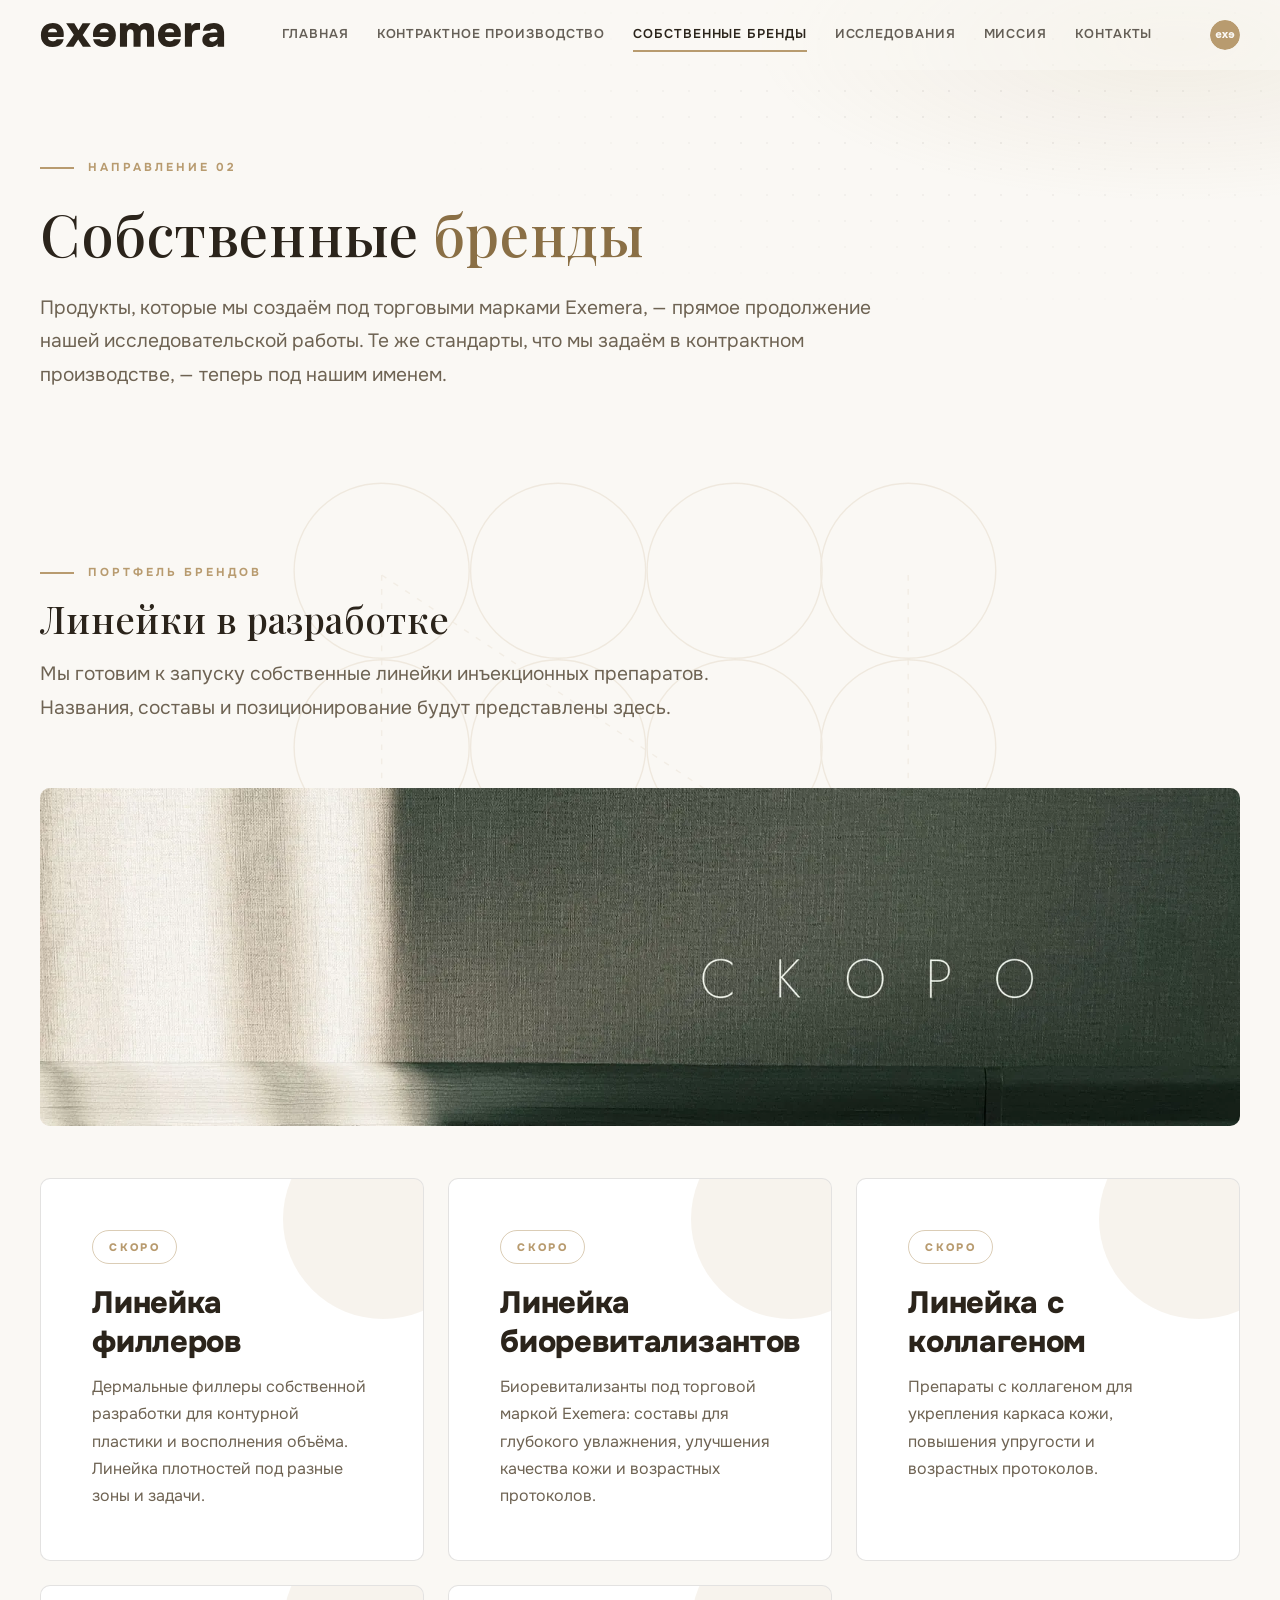
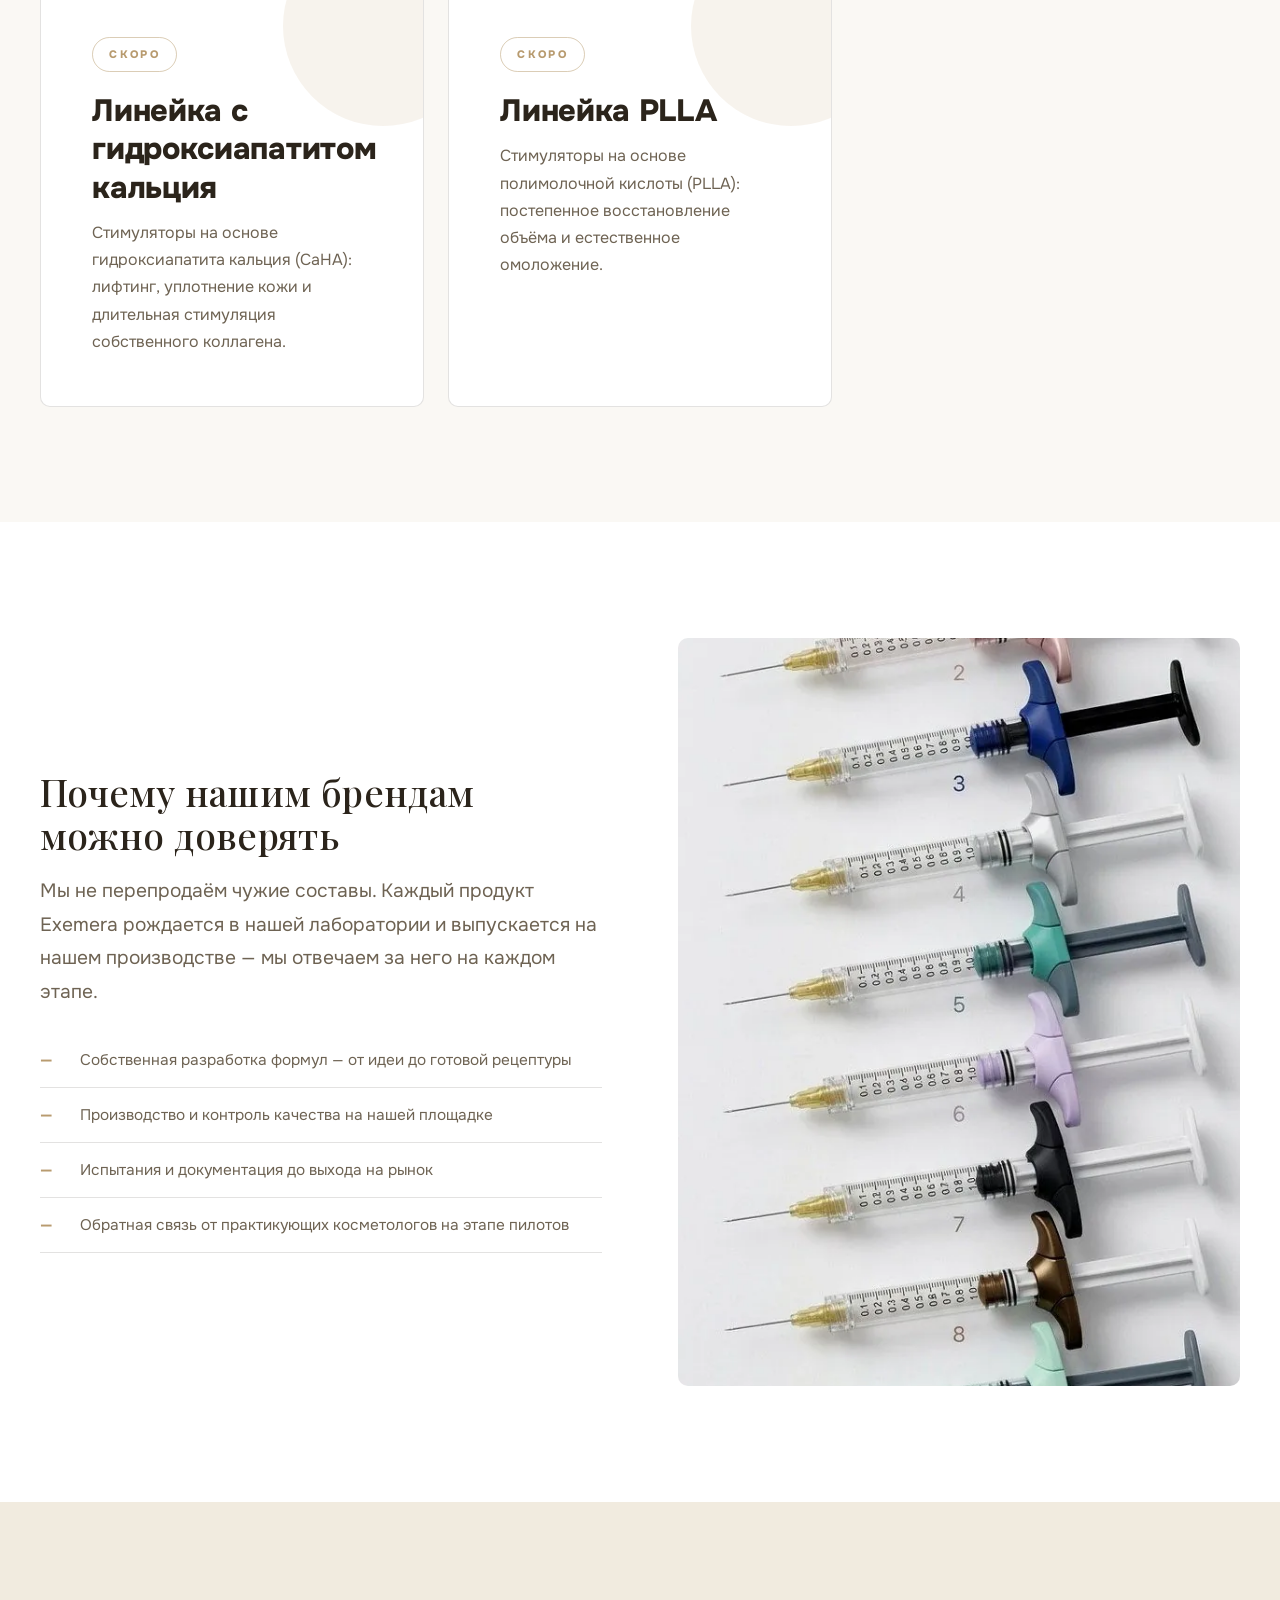
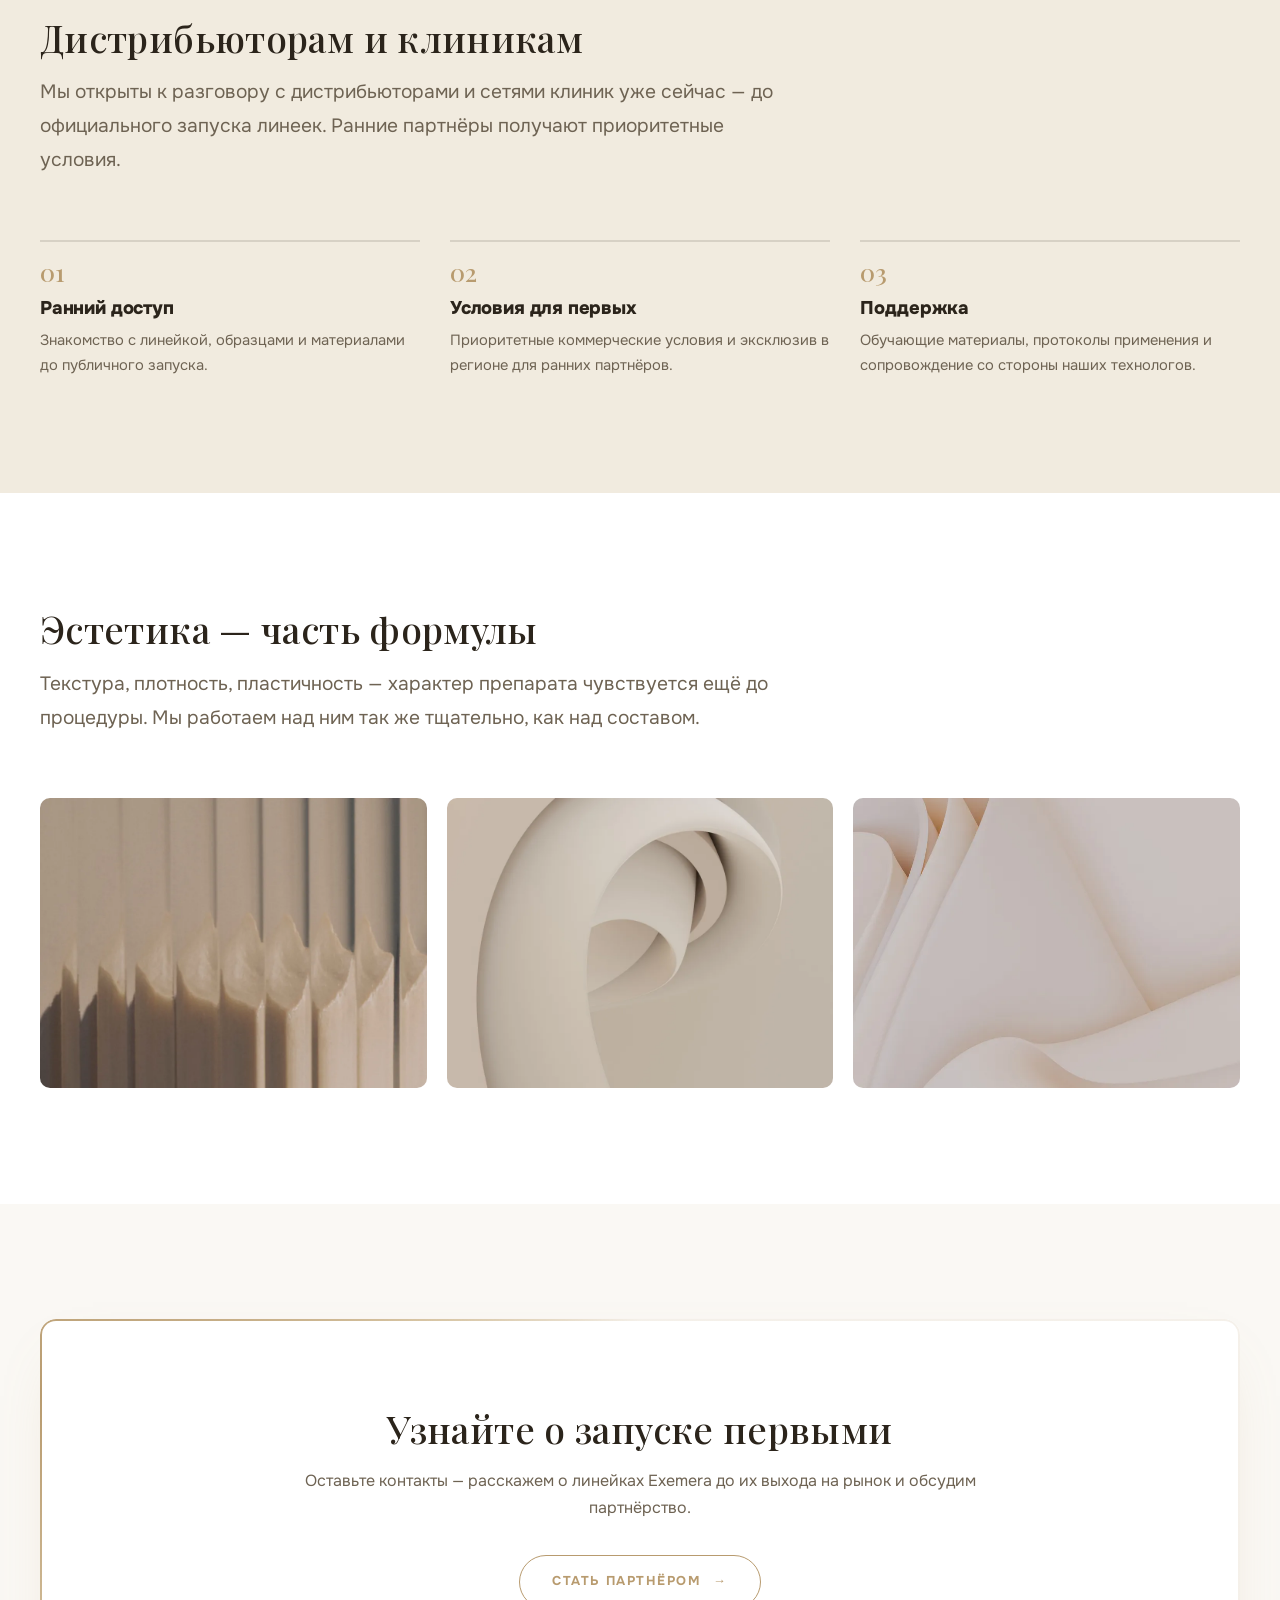
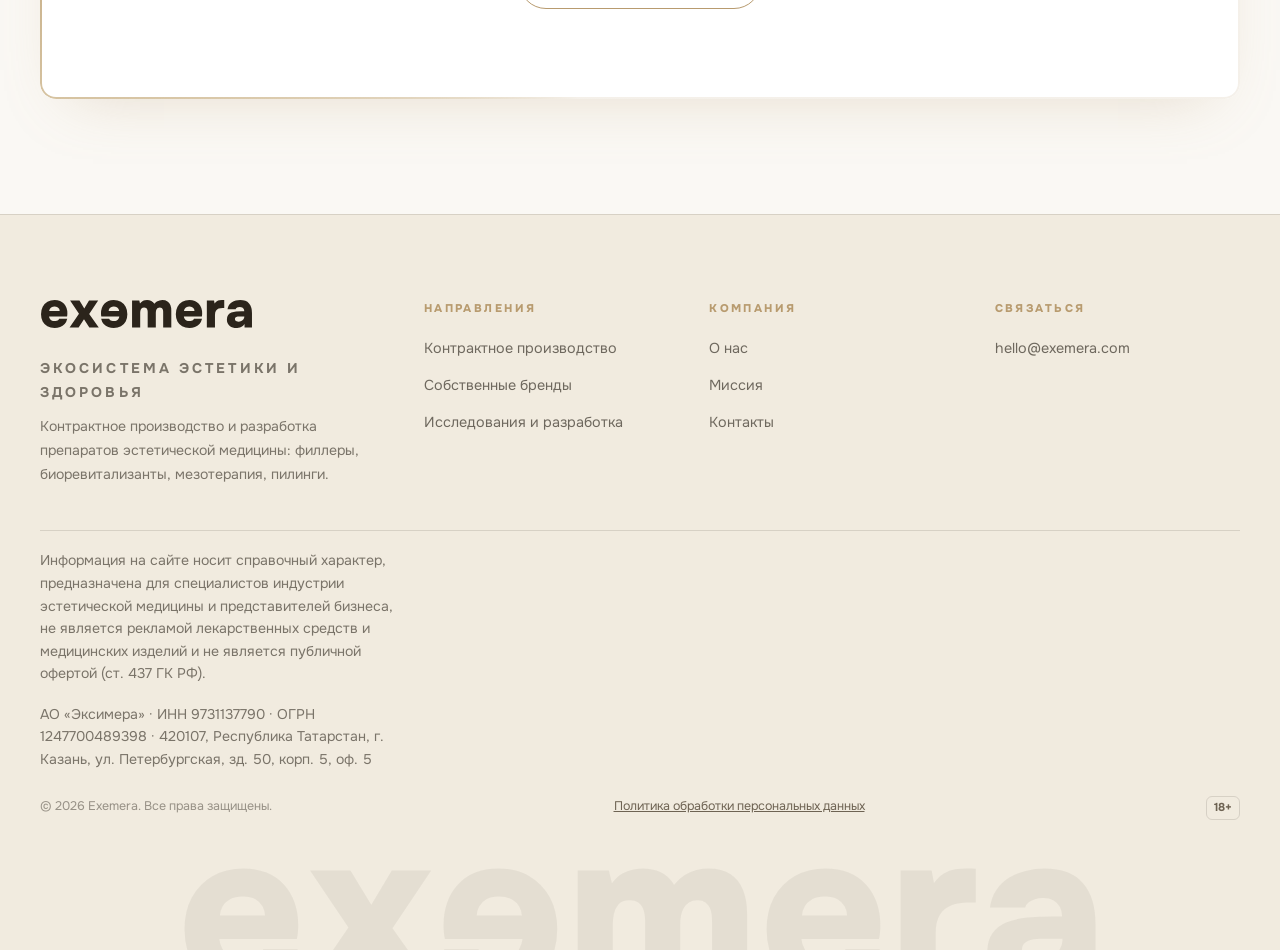
<file: products.html>
<!DOCTYPE html>
<html lang="ru">
<head>
  <meta charset="UTF-8">
  <meta name="viewport" content="width=device-width, initial-scale=1.0">
  <title>Собственные бренды — Exemera</title>
  <meta name="description" content="Собственные торговые марки Exemera: филлеры и биоревитализанты собственной разработки. Скоро на рынке.">
  <link rel="icon" href="assets/img/exemera-mark.svg" type="image/svg+xml">
  <meta http-equiv="Content-Security-Policy" content="default-src 'self'; script-src 'self' https://mc.yandex.ru https://yastatic.net; style-src 'self' 'unsafe-inline'; img-src 'self' data: https://mc.yandex.ru https://mc.yandex.com https://mc.yandex.md; font-src 'self'; media-src 'self'; connect-src 'self' https://mc.yandex.ru https://mc.webvisor.com https://mc.webvisor.org wss://mc.yandex.ru wss://mc.webvisor.com https://mc.yandex.com https://mc.yandex.md; child-src blob: https://mc.yandex.ru https://mc.yandex.com https://mc.yandex.md; frame-src blob: https://mc.yandex.ru https://mc.yandex.com https://mc.yandex.md; worker-src blob:; object-src 'none'; base-uri 'self'; form-action 'self' mailto:">
  <meta name="referrer" content="strict-origin-when-cross-origin">
  <link rel="canonical" href="https://exemera.com/products.html">
  <meta property="og:type" content="website">
  <meta property="og:site_name" content="Exemera">
  <meta property="og:locale" content="ru_RU">
  <meta property="og:title" content="Собственные бренды — Exemera">
  <meta property="og:description" content="Линейки филлеров и биоревитализантов под торговыми марками Exemera. Ранний доступ и приоритетные условия для дистрибьюторов.">
  <meta property="og:url" content="https://exemera.com/products.html">
  <meta property="og:image" content="https://exemera.com/assets/img/og-image.jpg">
  <meta property="og:image:width" content="1200">
  <meta property="og:image:height" content="630">
  <meta name="twitter:card" content="summary_large_image">
  <meta name="twitter:title" content="Собственные бренды — Exemera">
  <meta name="twitter:description" content="Линейки филлеров и биоревитализантов под торговыми марками Exemera. Ранний доступ и приоритетные условия для дистрибьюторов.">
  <meta name="twitter:image" content="https://exemera.com/assets/img/og-image.jpg">
  <link rel="preload" href="assets/fonts/onest-var-cyrillic.woff2" as="font" type="font/woff2" crossorigin>
  <link rel="preload" href="assets/fonts/onest-var-latin.woff2" as="font" type="font/woff2" crossorigin>
  <link rel="stylesheet" href="assets/fonts/fonts.css?v=e352fc31">
  <link rel="stylesheet" href="css/style.css?v=eb272964">
  <!-- Yandex.Metrika counter 112327224 -->
  <script src="js/metrika.js?v=a0acff83"></script>
  <noscript><div><img src="https://mc.yandex.ru/watch/112327224" style="position:absolute; left:-9999px;" alt="" /></div></noscript>
  <!-- /Yandex.Metrika counter -->
</head>
<body>

<header class="header">
  <div class="wrap header__in">
    <a class="logo" href="index.html"><img src="assets/img/exemera-logo.svg" alt="Exemera"></a>
    <nav class="nav">
      <a href="index.html">Главная</a>
      <a href="production.html">Контрактное производство</a>
      <a href="products.html">Собственные бренды</a>
      <a href="research.html">Исследования</a>
      <a href="mission.html">Миссия</a>
      <a href="contacts.html">Контакты</a>
    </nav>
    <a class="eco-link" href="index.html#eco" aria-label="Экосистема Exemera" title="Экосистема Exemera"><img src="assets/img/exemera-mark.svg" alt=""></a>
    <button class="burger" aria-label="Меню"><span></span><span></span><span></span></button>
  </div>
</header>

<section class="hero hero--page">
  <div class="wrap hero__in">
    <span class="eyebrow">Направление 02</span>
    <h1>Собственные <em>бренды</em></h1>
    <p class="lead">Продукты, которые мы создаём под торговыми марками Exemera, — прямое продолжение нашей исследовательской работы. Те же стандарты, что мы задаём в контрактном производстве, — теперь под нашим именем.</p>
  </div>
</section>

<!-- ====================== ЛИНЕЙКИ ====================== -->
<section class="section section--art">
  <svg class="circle-art" viewBox="-2 0 510 380" aria-hidden="true" preserveAspectRatio="xMidYMid meet">
    <g fill="none" stroke="currentColor" stroke-width="1">
      <circle cx="70" cy="65" r="62"/><circle cx="195" cy="65" r="62"/><circle cx="320" cy="65" r="62"/><circle cx="443" cy="65" r="62"/>
      <circle cx="70" cy="190" r="62"/><circle cx="195" cy="190" r="62"/><circle cx="320" cy="190" r="62"/><circle cx="443" cy="190" r="62"/>
      <circle cx="70" cy="315" r="62"/><circle cx="195" cy="315" r="62"/><circle cx="320" cy="315" r="62"/><circle cx="443" cy="315" r="62"/>
    </g>
    <g fill="none" stroke="currentColor" stroke-width="1" stroke-dasharray="4 6" opacity="0.7">
      <path d="M70 68v250"/><path d="M70 68 443 315"/><path d="M443 68v247"/>
    </g>
  </svg>
  <div class="wrap">
    <div class="section-head reveal">
      <span class="eyebrow">Портфель брендов</span>
      <h2>Линейки в разработке</h2>
      <p class="lead">Мы готовим к запуску собственные линейки инъекционных препаратов. Названия, составы и позиционирование будут представлены здесь.</p>
    </div>
    <figure class="media media--soon section-photo reveal">
      <img src="assets/img/lines-soon.webp" alt="Скоро — линейки собственных брендов Exemera" loading="lazy" width="1600" height="900">
      <figcaption>Линейки готовятся к запуску</figcaption>
    </figure>
    <div class="grid grid--3">
      <article class="soon-card reveal">
        <span class="badge">Скоро</span>
        <h3>Линейка филлеров</h3>
        <p>Дермальные филлеры собственной разработки для контурной пластики и восполнения объёма. Линейка плотностей под разные зоны и задачи.</p>
      </article>
      <article class="soon-card reveal" data-delay="1">
        <span class="badge">Скоро</span>
        <h3>Линейка биоревитализантов</h3>
        <p>Биоревитализанты под торговой маркой Exemera: составы для глубокого увлажнения, улучшения качества кожи и возрастных протоколов.</p>
      </article>
      <article class="soon-card reveal" data-delay="2">
        <span class="badge">Скоро</span>
        <h3>Линейка с коллагеном</h3>
        <p>Препараты с коллагеном для укрепления каркаса кожи, повышения упругости и возрастных протоколов.</p>
      </article>
      <article class="soon-card reveal">
        <span class="badge">Скоро</span>
        <h3>Линейка с гидроксиапатитом кальция</h3>
        <p>Стимуляторы на основе гидроксиапатита кальция (CaHA): лифтинг, уплотнение кожи и длительная стимуляция собственного коллагена.</p>
      </article>
      <article class="soon-card reveal" data-delay="1">
        <span class="badge">Скоро</span>
        <h3>Линейка PLLA</h3>
        <p>Стимуляторы на основе полимолочной кислоты (PLLA): постепенное восстановление объёма и естественное омоложение.</p>
      </article>
      <!-- ШАБЛОН карточки продукта — раскомментировать и заполнить при запуске линейки:
      <article class="card reveal">
        <span class="num">Торговая марка</span>
        <h3>Название продукта</h3>
        <p>Описание: состав, назначение, зоны применения.</p>
        <div class="tags">
          <span class="tag">Концентрация ГК</span>
          <span class="tag">Объём</span>
          <span class="tag">Назначение</span>
        </div>
        <a class="card__link" href="contacts.html">Запросить презентацию <span class="arr">→</span></a>
      </article>
      -->
    </div>
  </div>
</section>

<!-- ====================== ПОЧЕМУ СВОИ ПРОДУКТЫ ====================== -->
<section class="section section--white">
  <div class="wrap split">
    <div class="reveal">
      <h2>Почему нашим брендам можно доверять</h2>
      <p class="lead" style="max-width: none;">Мы не перепродаём чужие составы. Каждый продукт Exemera рождается в нашей лаборатории и выпускается на нашем производстве — мы отвечаем за него на каждом этапе.</p>
      <ul class="detail-list" style="margin-top: 24px;">
        <li>Собственная разработка формул — от идеи до готовой рецептуры</li>
        <li>Производство и контроль качества на нашей площадке</li>
        <li>Испытания и документация до выхода на рынок</li>
        <li>Обратная связь от практикующих косметологов на этапе пилотов</li>
      </ul>
    </div>
    <figure class="media media--tall reveal" data-delay="1">
      <img src="assets/img/products.webp" alt="Продукты Exemera" loading="lazy" width="602" height="1304">
      <div class="media__ph">
        <svg viewBox="0 0 24 24" fill="none" stroke-width="1.2"><rect x="3" y="5" width="18" height="14" rx="2"/><circle cx="9" cy="10" r="2"/><path d="m3 17 5-5 4 4 3-3 6 6"/></svg>
        <span>Фото продуктов</span>
      </div>
    </figure>
  </div>
</section>

<!-- ====================== ДЛЯ ПАРТНЁРОВ ====================== -->
<section class="section section--deep">
  <div class="wrap">
    <div class="section-head reveal">
      <h2>Дистрибьюторам и клиникам</h2>
      <p class="lead">Мы открыты к разговору с дистрибьюторами и сетями клиник уже сейчас — до официального запуска линеек. Ранние партнёры получают приоритетные условия.</p>
    </div>
    <div class="steps">
      <div class="step reveal"><h3>Ранний доступ</h3><p>Знакомство с линейкой, образцами и материалами до публичного запуска.</p></div>
      <div class="step reveal" data-delay="1"><h3>Условия для первых</h3><p>Приоритетные коммерческие условия и эксклюзив в регионе для ранних партнёров.</p></div>
      <div class="step reveal" data-delay="2"><h3>Поддержка</h3><p>Обучающие материалы, протоколы применения и сопровождение со стороны наших технологов.</p></div>
    </div>
  </div>
</section>

<!-- ====================== ЭСТЕТИКА ФОРМУЛЫ ====================== -->
<section class="section section--white">
  <div class="wrap">
    <div class="section-head reveal">
      <h2>Эстетика — часть формулы</h2>
      <p class="lead">Текстура, плотность, пластичность — характер препарата чувствуется ещё до процедуры. Мы работаем над ним так же тщательно, как над составом.</p>
    </div>
    <div class="mood-strip">
      <figure class="media reveal"><img src="assets/img/texture-ribbed.webp" alt="Рельефная кремовая текстура" loading="lazy" width="1000" height="750"></figure>
      <figure class="media reveal" data-delay="1"><img src="assets/img/texture-curl.webp" alt="Пластичная кремовая волна" loading="lazy" width="1000" height="750"></figure>
      <figure class="media reveal" data-delay="2"><img src="assets/img/texture-silk.webp" alt="Шелковистая текстура крема" loading="lazy" width="1000" height="562"></figure>
    </div>
  </div>
</section>

<!-- ====================== CTA ====================== -->
<section class="section">
  <div class="wrap">
    <div class="cta reveal">
      <h2>Узнайте о запуске первыми</h2>
      <p>Оставьте контакты — расскажем о линейках Exemera до их выхода на рынок и обсудим партнёрство.</p>
      <a class="btn btn--gold" href="contacts.html">Стать партнёром <span class="arr">→</span></a>
    </div>
  </div>
</section>

<footer class="footer">
  <div class="wrap">
    <div class="footer__grid">
      <div>
        <a class="logo" href="index.html"><img src="assets/img/exemera-logo.svg" alt="Exemera"></a>
        <p class="footer__slogan">Экосистема эстетики и здоровья</p>
        <p>Контрактное производство и разработка препаратов эстетической медицины: филлеры, биоревитализанты, мезотерапия, пилинги.</p>
      </div>
      <div>
        <h4>Направления</h4>
        <ul>
          <li><a href="production.html">Контрактное производство</a></li>
          <li><a href="products.html">Собственные бренды</a></li>
          <li><a href="research.html">Исследования и разработка</a></li>
        </ul>
      </div>
      <div>
        <h4>Компания</h4>
        <ul>
          <li><a href="index.html">О нас</a></li>
          <li><a href="mission.html">Миссия</a></li>
          <li><a href="contacts.html">Контакты</a></li>
        </ul>
      </div>
      <div>
        <h4>Связаться</h4>
        <ul>
          <!-- ЗАМЕНИТЬ: рабочие контакты -->
          <li><a href="mailto:hello@exemera.com">hello@exemera.com</a></li>
        </ul>
      </div>
    </div>
    <p class="footer__legal">Информация на сайте носит справочный характер, предназначена для специалистов индустрии эстетической медицины и представителей бизнеса, не является рекламой лекарственных средств и медицинских изделий и не является публичной офертой (ст. 437 ГК РФ).</p>
    <p class="footer__legal">АО «Эксимера» · ИНН 9731137790 · ОГРН 1247700489398 · 420107, Республика Татарстан, г. Казань, ул. Петербургская, зд. 50, корп. 5, оф. 5</p>
    <div class="footer__bottom">
      <span>© <span data-year>2026</span> Exemera. Все права защищены.</span>
      <a href="privacy.html">Политика обработки персональных данных</a>
      <span class="age-badge">18+</span>
    </div>
    <div class="footer__watermark" aria-hidden="true"><img src="assets/img/exemera-logo.svg" alt="" loading="lazy"></div>
  </div>
</footer>

<script src="js/main.js?v=eca2ab83"></script>
</body>
</html>
</file>
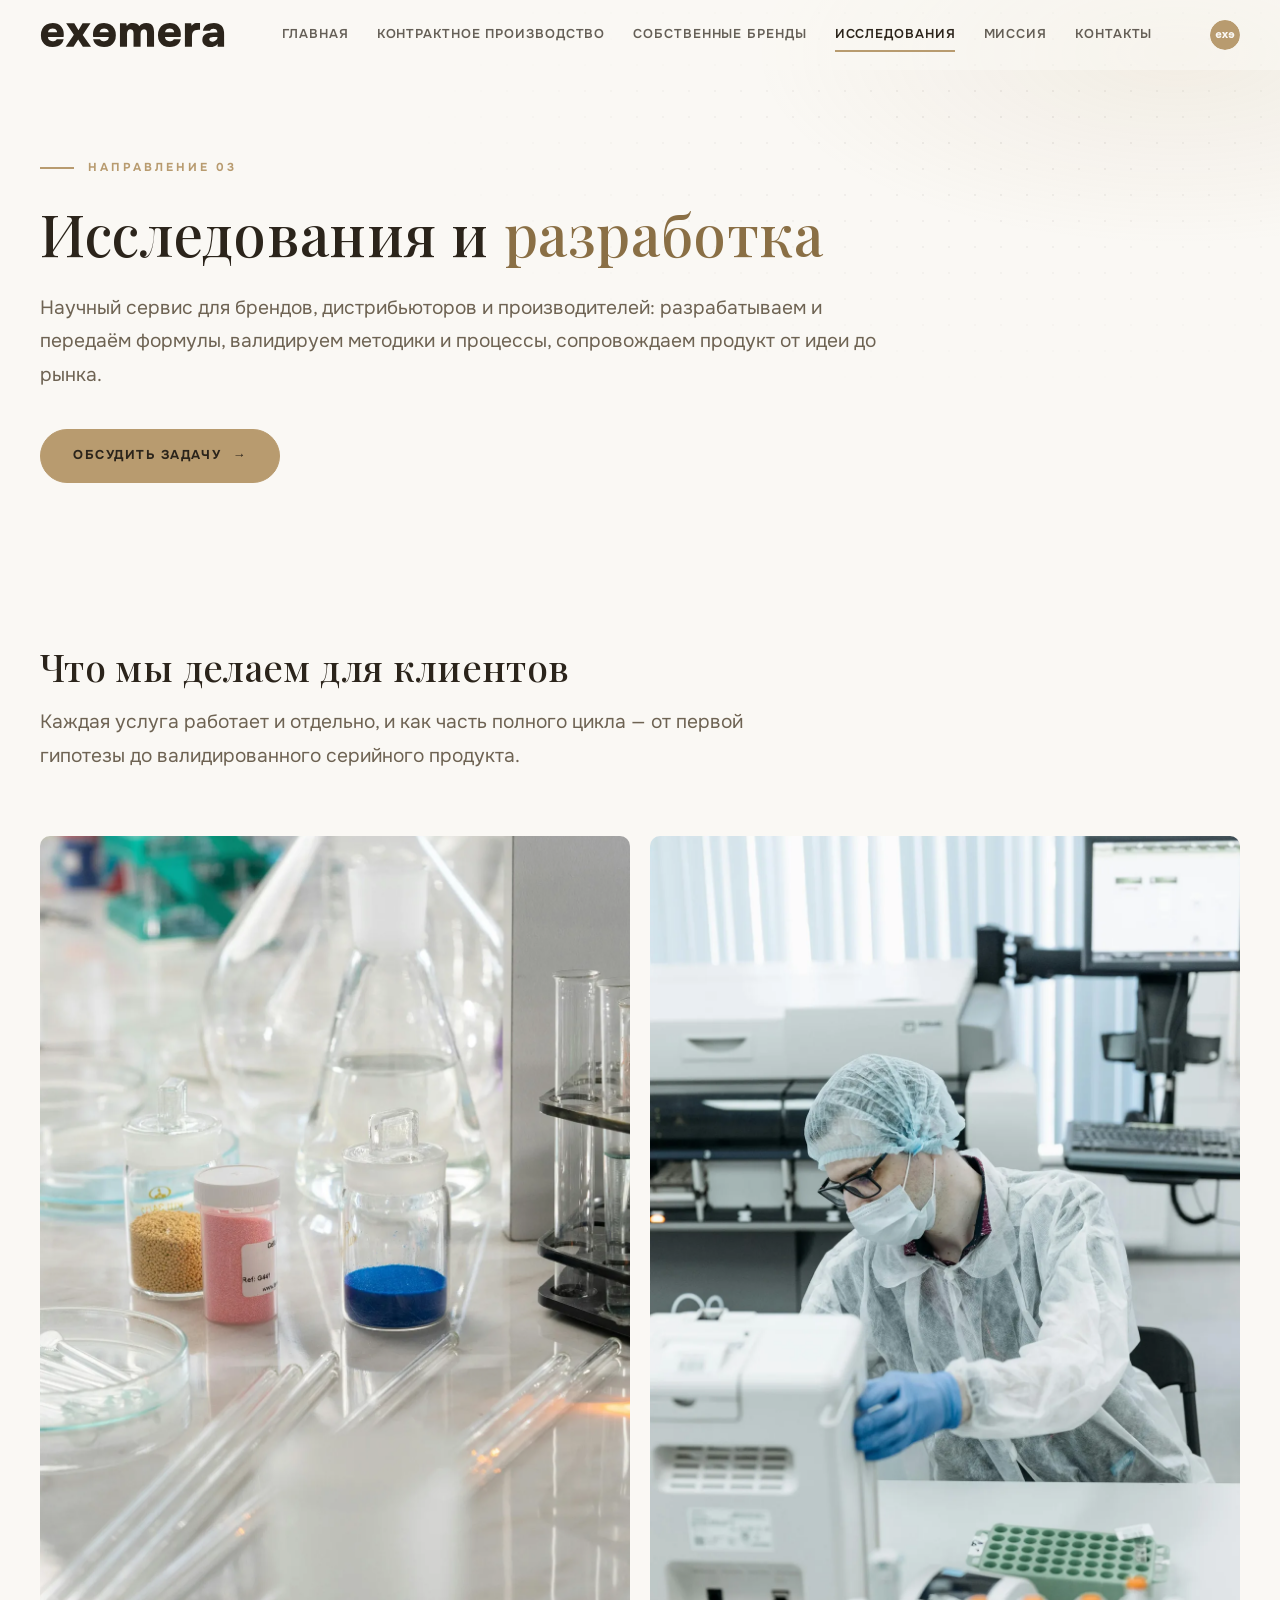
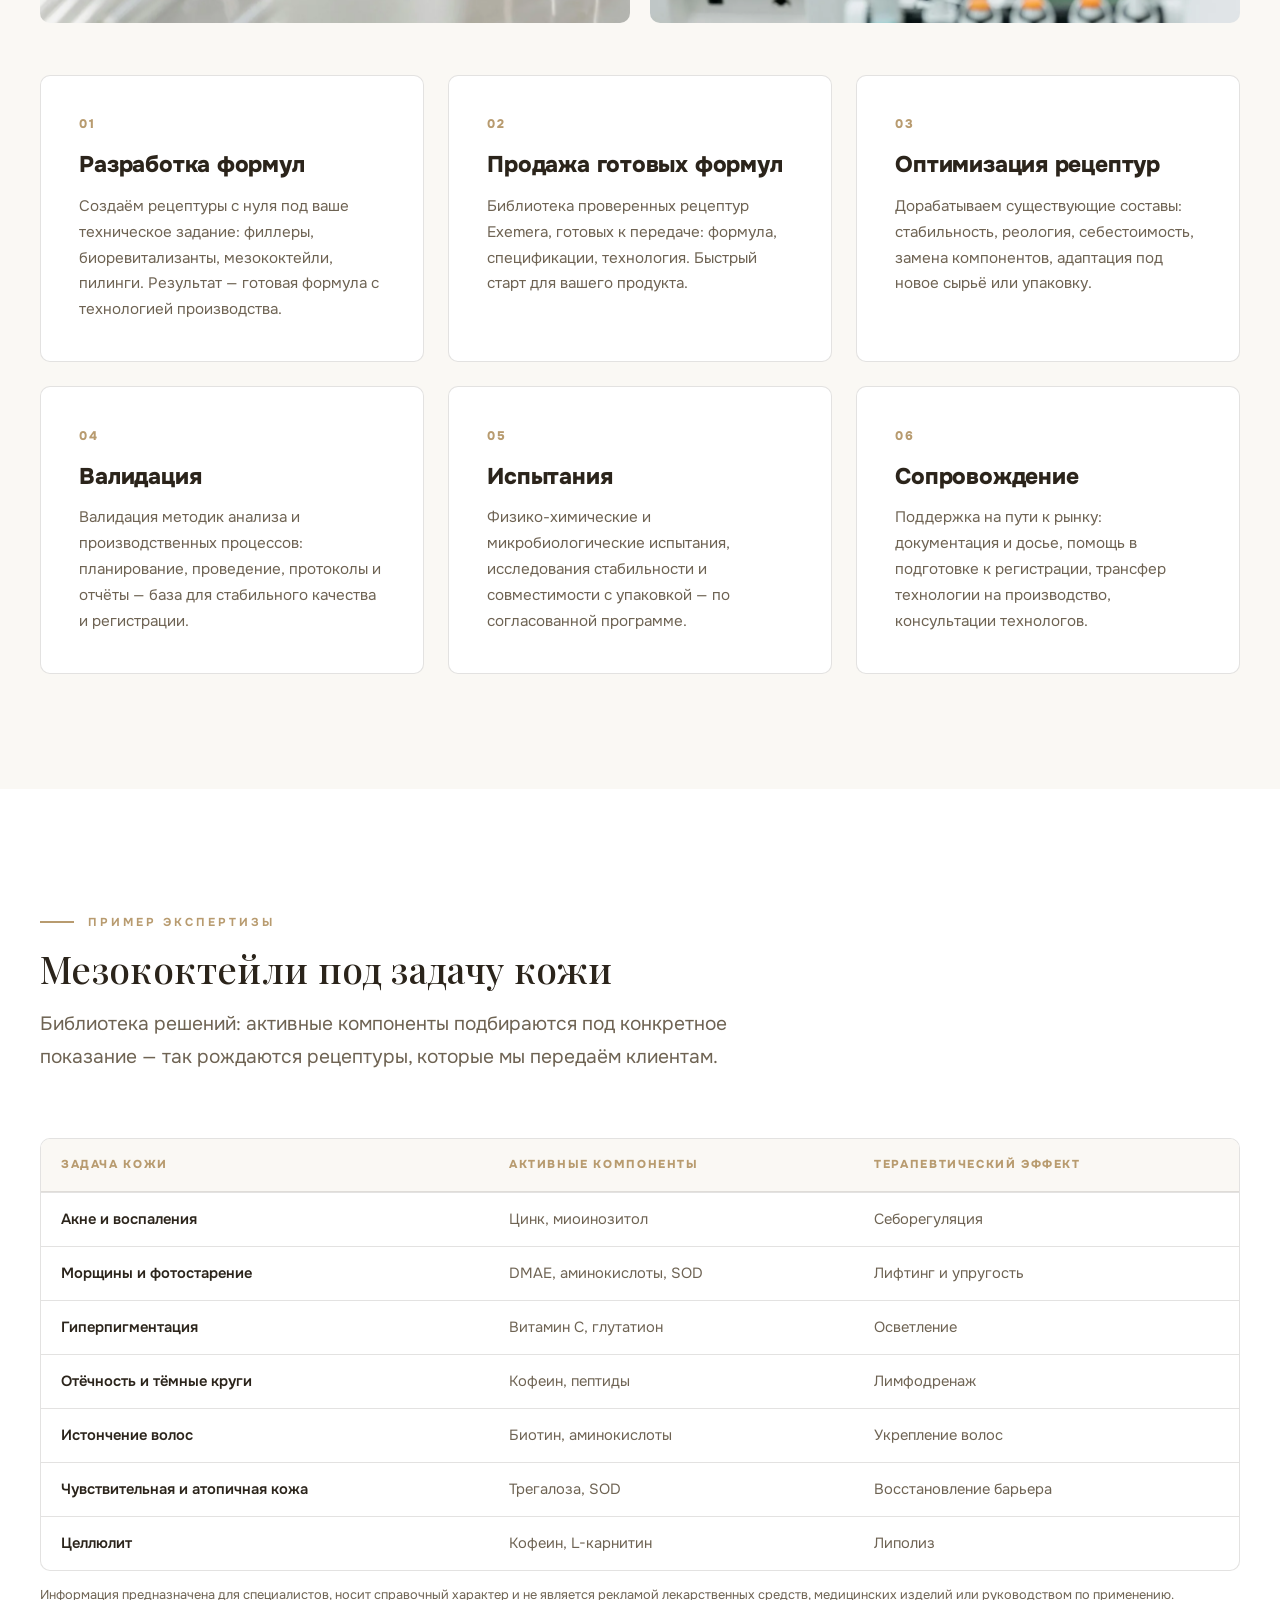
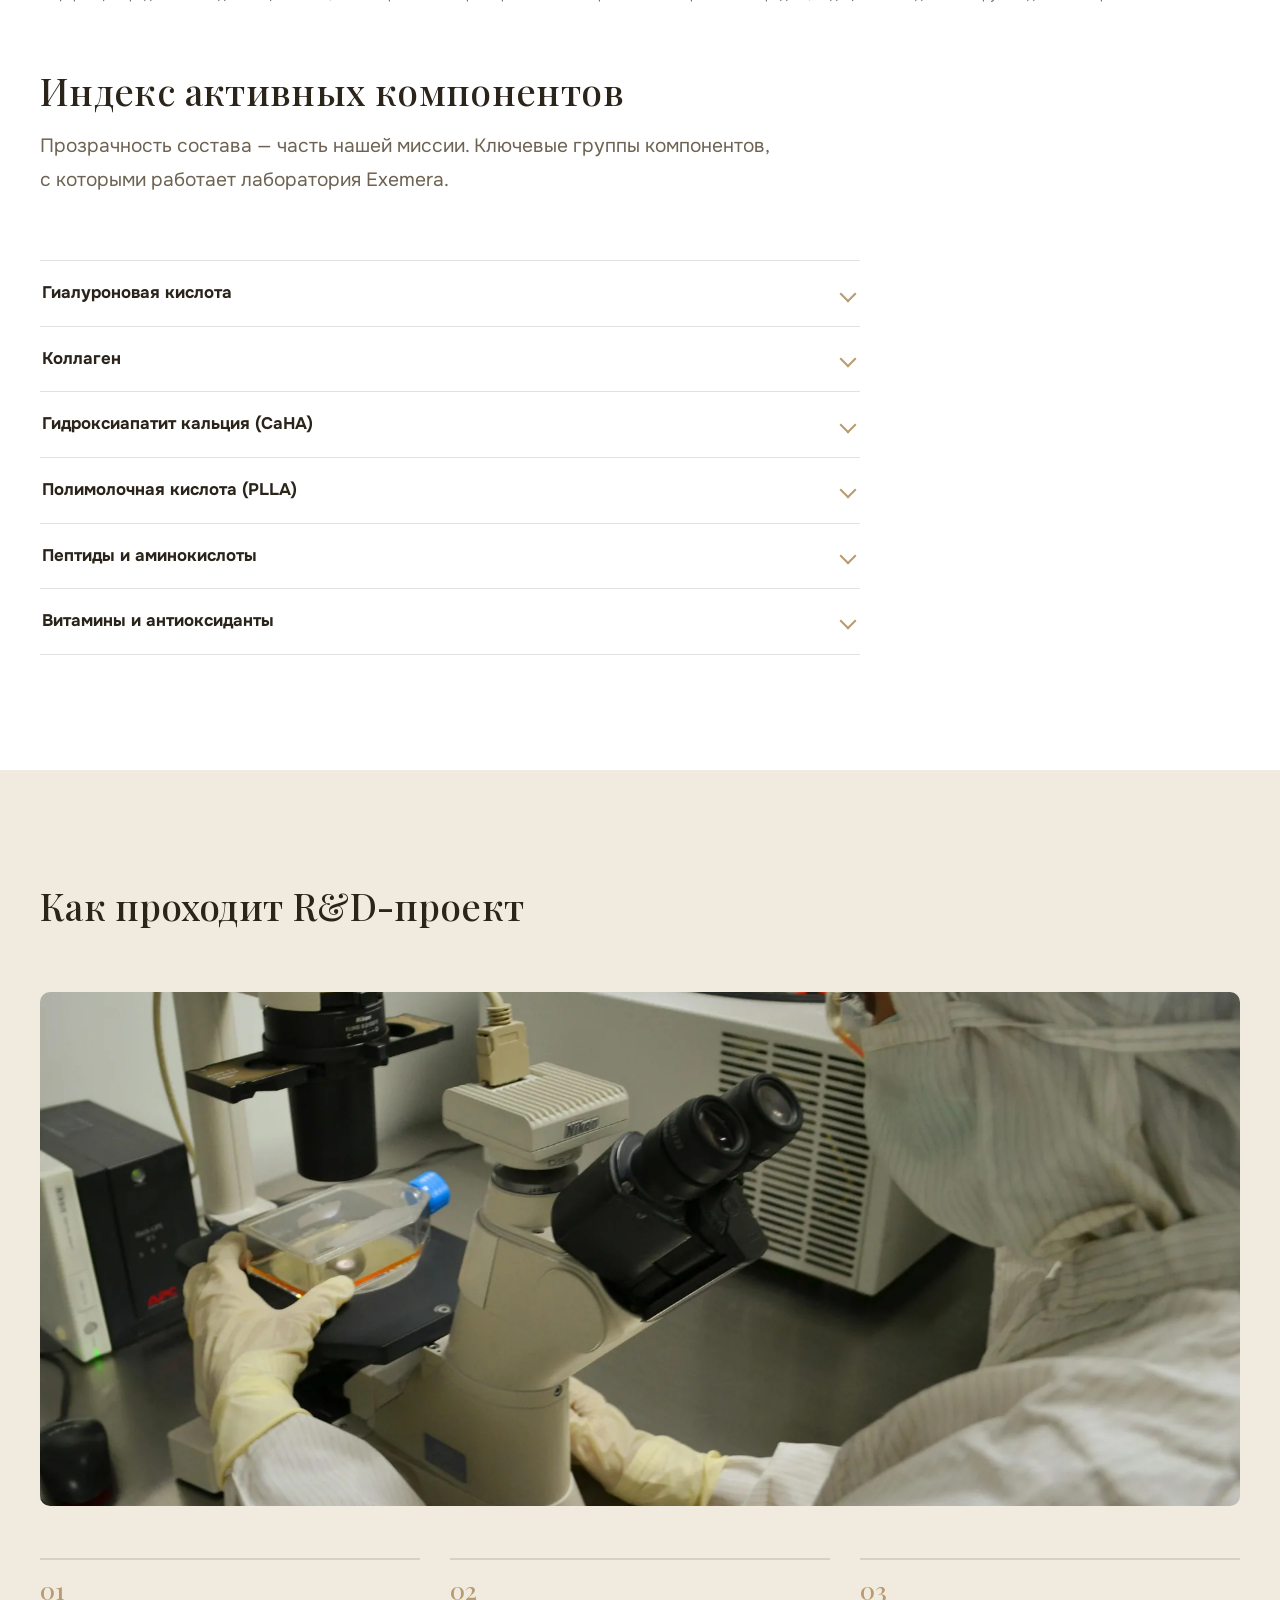
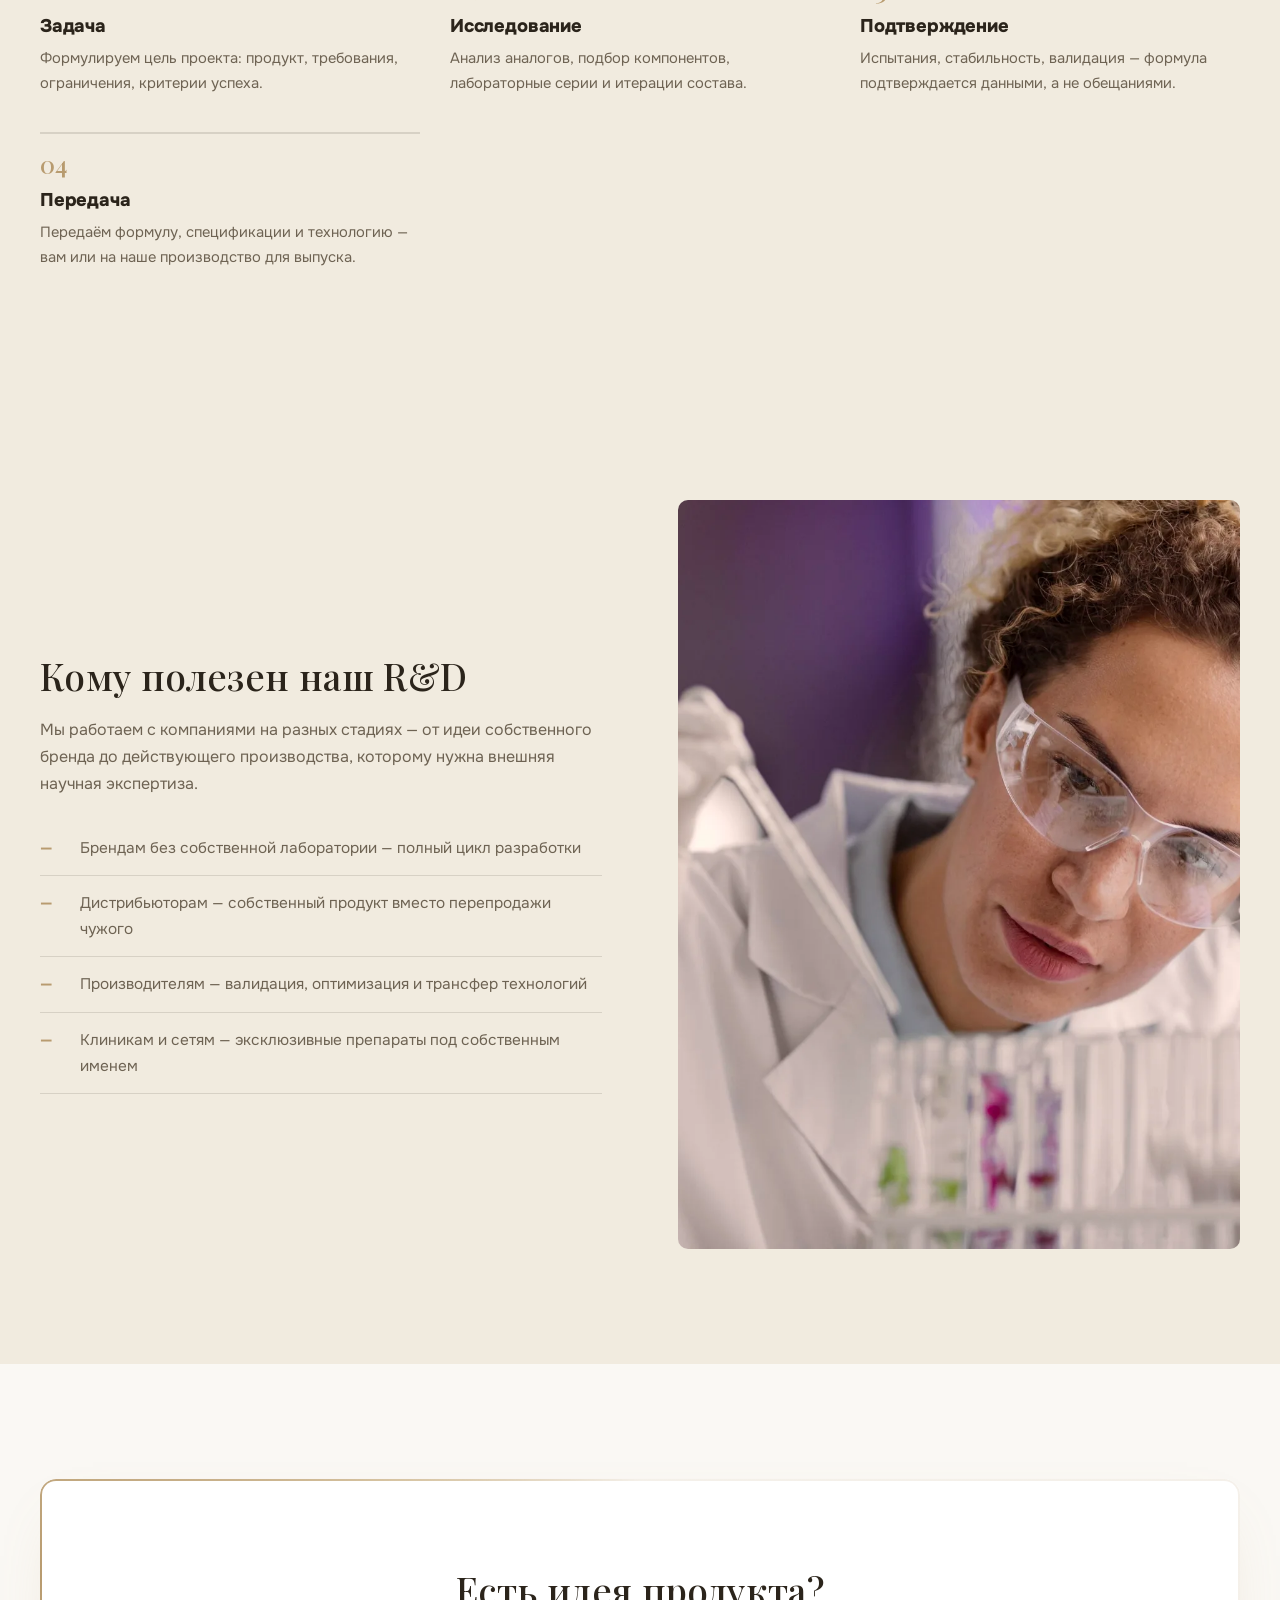
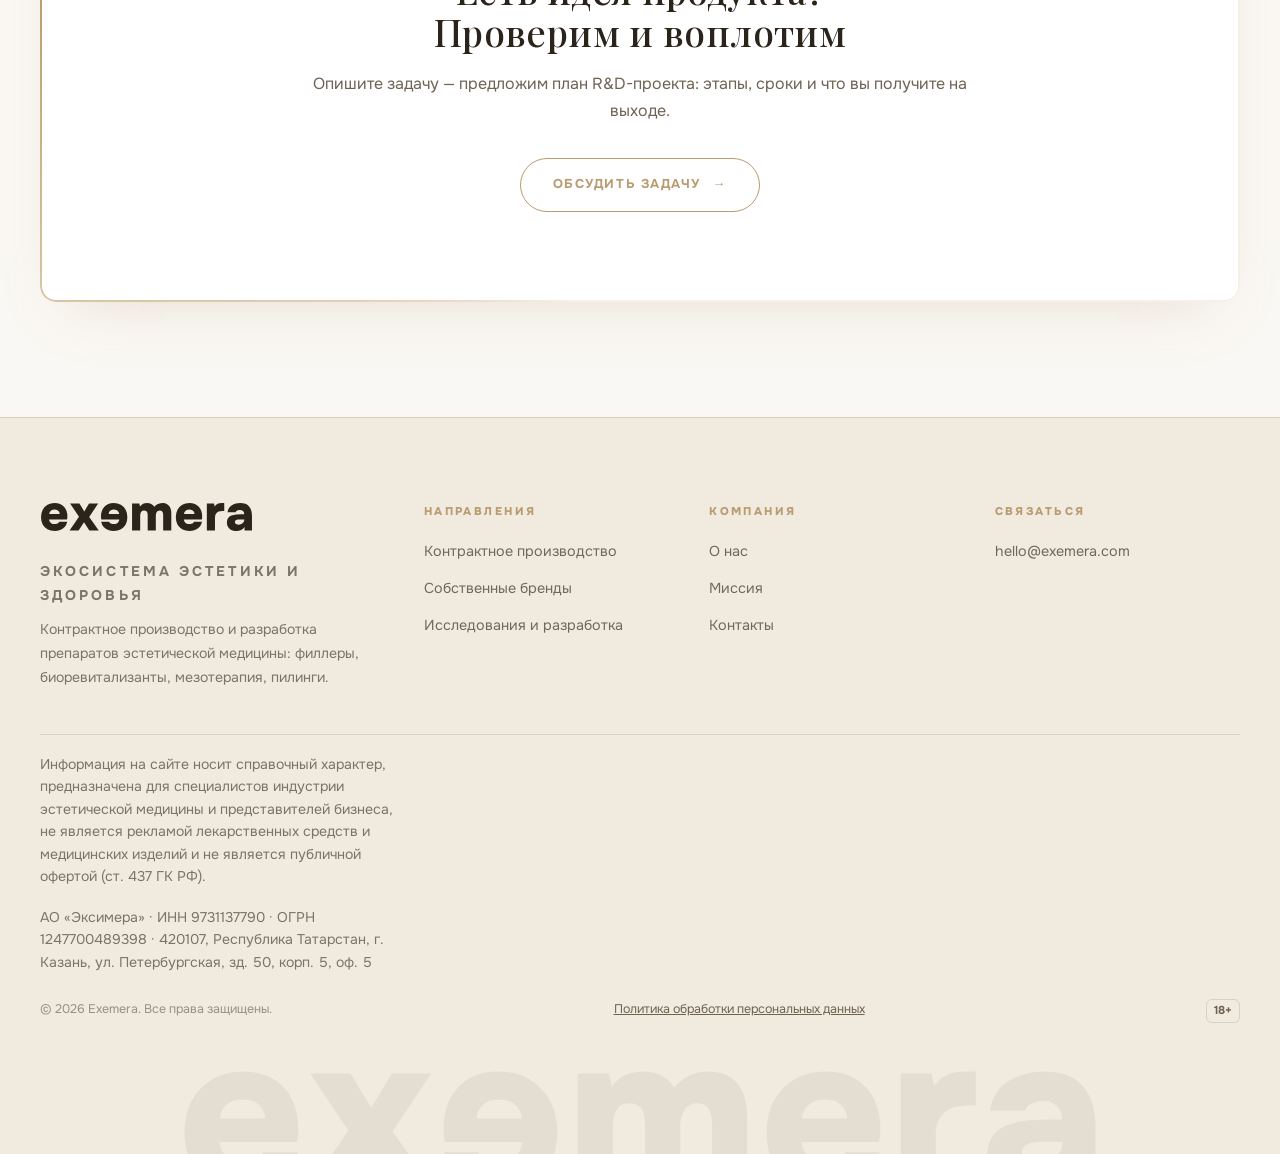
<file: research.html>
<!DOCTYPE html>
<html lang="ru">
<head>
  <meta charset="UTF-8">
  <meta name="viewport" content="width=device-width, initial-scale=1.0">
  <title>Исследования и разработка — Exemera</title>
  <meta name="description" content="R&D-сервис Exemera: разработка и продажа формул, валидация методик и процессов, испытания и сопровождение продуктов эстетической медицины.">
  <link rel="icon" href="assets/img/exemera-mark.svg" type="image/svg+xml">
  <meta http-equiv="Content-Security-Policy" content="default-src 'self'; script-src 'self' https://mc.yandex.ru https://yastatic.net; style-src 'self' 'unsafe-inline'; img-src 'self' data: https://mc.yandex.ru https://mc.yandex.com https://mc.yandex.md; font-src 'self'; media-src 'self'; connect-src 'self' https://mc.yandex.ru https://mc.webvisor.com https://mc.webvisor.org wss://mc.yandex.ru wss://mc.webvisor.com https://mc.yandex.com https://mc.yandex.md; child-src blob: https://mc.yandex.ru https://mc.yandex.com https://mc.yandex.md; frame-src blob: https://mc.yandex.ru https://mc.yandex.com https://mc.yandex.md; worker-src blob:; object-src 'none'; base-uri 'self'; form-action 'self' mailto:">
  <meta name="referrer" content="strict-origin-when-cross-origin">
  <link rel="canonical" href="https://exemera.com/research.html">
  <meta property="og:type" content="website">
  <meta property="og:site_name" content="Exemera">
  <meta property="og:locale" content="ru_RU">
  <meta property="og:title" content="Исследования и разработка — Exemera">
  <meta property="og:description" content="Разработка и продажа формул, валидация, испытания и сопровождение продуктов эстетической медицины до рынка.">
  <meta property="og:url" content="https://exemera.com/research.html">
  <meta property="og:image" content="https://exemera.com/assets/img/og-image.jpg">
  <meta property="og:image:width" content="1200">
  <meta property="og:image:height" content="630">
  <meta name="twitter:card" content="summary_large_image">
  <meta name="twitter:title" content="Исследования и разработка — Exemera">
  <meta name="twitter:description" content="Разработка и продажа формул, валидация, испытания и сопровождение продуктов эстетической медицины до рынка.">
  <meta name="twitter:image" content="https://exemera.com/assets/img/og-image.jpg">
  <link rel="preload" href="assets/fonts/onest-var-cyrillic.woff2" as="font" type="font/woff2" crossorigin>
  <link rel="preload" href="assets/fonts/onest-var-latin.woff2" as="font" type="font/woff2" crossorigin>
  <link rel="stylesheet" href="assets/fonts/fonts.css?v=e352fc31">
  <link rel="stylesheet" href="css/style.css?v=eb272964">
  <!-- Yandex.Metrika counter 112327224 -->
  <script src="js/metrika.js?v=a0acff83"></script>
  <noscript><div><img src="https://mc.yandex.ru/watch/112327224" style="position:absolute; left:-9999px;" alt="" /></div></noscript>
  <!-- /Yandex.Metrika counter -->
</head>
<body>

<header class="header">
  <div class="wrap header__in">
    <a class="logo" href="index.html"><img src="assets/img/exemera-logo.svg" alt="Exemera"></a>
    <nav class="nav">
      <a href="index.html">Главная</a>
      <a href="production.html">Контрактное производство</a>
      <a href="products.html">Собственные бренды</a>
      <a href="research.html">Исследования</a>
      <a href="mission.html">Миссия</a>
      <a href="contacts.html">Контакты</a>
    </nav>
    <a class="eco-link" href="index.html#eco" aria-label="Экосистема Exemera" title="Экосистема Exemera"><img src="assets/img/exemera-mark.svg" alt=""></a>
    <button class="burger" aria-label="Меню"><span></span><span></span><span></span></button>
  </div>
</header>

<section class="hero hero--page">
  <div class="wrap hero__in">
    <span class="eyebrow">Направление 03</span>
    <h1>Исследования и <em>разработка</em></h1>
    <p class="lead">Научный сервис для брендов, дистрибьюторов и производителей: разрабатываем и передаём формулы, валидируем методики и процессы, сопровождаем продукт от идеи до рынка.</p>
    <div class="hero__cta">
      <a class="btn btn--solid" href="contacts.html">Обсудить задачу <span class="arr">→</span></a>
    </div>
  </div>
</section>

<!-- ====================== УСЛУГИ ====================== -->
<section class="section">
  <div class="wrap">
    <div class="section-head reveal">
      <h2>Что мы делаем для клиентов</h2>
      <p class="lead">Каждая услуга работает и отдельно, и как часть полного цикла — от первой гипотезы до валидированного серийного продукта.</p>
    </div>
    <div class="photo-duo">
      <figure class="media reveal">
        <img src="assets/img/lab-glassware.webp" alt="Лабораторная посуда и реактивы" loading="lazy" width="1200" height="1800">
        <figcaption>Подбор компонентов</figcaption>
      </figure>
      <figure class="media reveal" data-delay="1">
        <img src="assets/img/lab-technician.webp" alt="Специалист лаборатории за анализатором" loading="lazy" width="1200" height="1800">
        <figcaption>Лабораторные испытания</figcaption>
      </figure>
    </div>
    <div class="grid grid--3">
      <article class="card reveal">
        <span class="num">01</span>
        <h3>Разработка формул</h3>
        <p>Создаём рецептуры с нуля под ваше техническое задание: филлеры, биоревитализанты, мезококтейли, пилинги. Результат — готовая формула с технологией производства.</p>
      </article>
      <article class="card reveal" data-delay="1">
        <span class="num">02</span>
        <h3>Продажа готовых формул</h3>
        <p>Библиотека проверенных рецептур Exemera, готовых к передаче: формула, спецификации, технология. Быстрый старт для вашего продукта.</p>
      </article>
      <article class="card reveal" data-delay="2">
        <span class="num">03</span>
        <h3>Оптимизация рецептур</h3>
        <p>Дорабатываем существующие составы: стабильность, реология, себестоимость, замена компонентов, адаптация под новое сырьё или упаковку.</p>
      </article>
      <article class="card reveal">
        <span class="num">04</span>
        <h3>Валидация</h3>
        <p>Валидация методик анализа и производственных процессов: планирование, проведение, протоколы и отчёты — база для стабильного качества и регистрации.</p>
      </article>
      <article class="card reveal" data-delay="1">
        <span class="num">05</span>
        <h3>Испытания</h3>
        <p>Физико-химические и микробиологические испытания, исследования стабильности и совместимости с упаковкой — по согласованной программе.</p>
      </article>
      <article class="card reveal" data-delay="2">
        <span class="num">06</span>
        <h3>Сопровождение</h3>
        <p>Поддержка на пути к рынку: документация и досье, помощь в подготовке к регистрации, трансфер технологии на производство, консультации технологов.</p>
      </article>
    </div>
  </div>
</section>

<!-- ====================== МЕЗОКОКТЕЙЛИ ====================== -->
<section class="section section--white">
  <div class="wrap">
    <div class="section-head reveal">
      <span class="eyebrow">Пример экспертизы</span>
      <h2>Мезококтейли под задачу кожи</h2>
      <p class="lead">Библиотека решений: активные компоненты подбираются под конкретное показание — так рождаются рецептуры, которые мы передаём клиентам.</p>
    </div>
    <div class="table-scroll reveal">
      <table class="table">
        <thead>
          <tr><th>Задача кожи</th><th>Активные компоненты</th><th>Терапевтический эффект</th></tr>
        </thead>
        <tbody>
          <tr><td>Акне и воспаления</td><td>Цинк, миоинозитол</td><td>Себорегуляция</td></tr>
          <tr><td>Морщины и фотостарение</td><td>DMAE, аминокислоты, SOD</td><td>Лифтинг и упругость</td></tr>
          <tr><td>Гиперпигментация</td><td>Витамин C, глутатион</td><td>Осветление</td></tr>
          <tr><td>Отёчность и тёмные круги</td><td>Кофеин, пептиды</td><td>Лимфодренаж</td></tr>
          <tr><td>Истончение волос</td><td>Биотин, аминокислоты</td><td>Укрепление волос</td></tr>
          <tr><td>Чувствительная и атопичная кожа</td><td>Трегалоза, SOD</td><td>Восстановление барьера</td></tr>
          <tr><td>Целлюлит</td><td>Кофеин, L-карнитин</td><td>Липолиз</td></tr>
        </tbody>
      </table>
    </div>
    <p class="table-note">Информация предназначена для специалистов, носит справочный характер и не является рекламой лекарственных средств, медицинских изделий или руководством по применению.</p>

    <div class="section-head reveal" style="margin-top: 64px;">
      <h2>Индекс активных компонентов</h2>
      <p class="lead">Прозрачность состава — часть нашей миссии. Ключевые группы компонентов, с которыми работает лаборатория Exemera.</p>
    </div>
    <div class="acc reveal">
      <details>
        <summary>Гиалуроновая кислота<span class="acc__arr" aria-hidden="true"></span></summary>
        <p>Основа филлеров и биоревитализантов: связывает влагу, восполняет объём, улучшает качество кожи. Работаем с разными молекулярными массами и степенями сшивки под конкретную задачу и зону.</p>
      </details>
      <details>
        <summary>Коллаген<span class="acc__arr" aria-hidden="true"></span></summary>
        <p>Каркасный белок кожи. Составы с коллагеном направлены на упругость и плотность кожи в возрастных протоколах.</p>
      </details>
      <details>
        <summary>Гидроксиапатит кальция (CaHA)<span class="acc__arr" aria-hidden="true"></span></summary>
        <p>Стимулятор неоколлагенеза: лифтинг и уплотнение кожи с продолжительным эффектом за счёт выработки собственного коллагена.</p>
      </details>
      <details>
        <summary>Полимолочная кислота (PLLA)<span class="acc__arr" aria-hidden="true"></span></summary>
        <p>Биодеградируемый полимер-стимулятор: постепенное восстановление объёма и естественная динамика омоложения.</p>
      </details>
      <details>
        <summary>Пептиды и аминокислоты<span class="acc__arr" aria-hidden="true"></span></summary>
        <p>Сигнальные и транспортные молекулы в мезококтейлях: от лимфодренажа до укрепления волосяных фолликулов; подбираются под показание.</p>
      </details>
      <details>
        <summary>Витамины и антиоксиданты<span class="acc__arr" aria-hidden="true"></span></summary>
        <p>Витамин C, глутатион, SOD, DMAE и другие активы для осветления, тонуса и защиты от окислительного стресса — в составе комплексных рецептур.</p>
      </details>
    </div>
  </div>
</section>

<!-- ====================== КАК ПРОХОДИТ ПРОЕКТ ====================== -->
<section class="section section--deep">
  <div class="wrap">
    <div class="section-head reveal">
      <h2>Как проходит R&amp;D-проект</h2>
    </div>
    <figure class="media media--banner section-photo reveal">
      <img src="assets/img/microscope.webp" alt="Исследователь у микроскопа в чистой зоне" loading="lazy" width="1800" height="1200">
      <figcaption>Формула подтверждается данными</figcaption>
    </figure>
    <div class="steps">
      <div class="step reveal"><h3>Задача</h3><p>Формулируем цель проекта: продукт, требования, ограничения, критерии успеха.</p></div>
      <div class="step reveal" data-delay="1"><h3>Исследование</h3><p>Анализ аналогов, подбор компонентов, лабораторные серии и итерации состава.</p></div>
      <div class="step reveal" data-delay="2"><h3>Подтверждение</h3><p>Испытания, стабильность, валидация — формула подтверждается данными, а не обещаниями.</p></div>
      <div class="step reveal"><h3>Передача</h3><p>Передаём формулу, спецификации и технологию — вам или на наше производство для выпуска.</p></div>
    </div>
  </div>
</section>

<!-- ====================== КОМУ ПОДХОДИТ ====================== -->
<section class="section section--deep">
  <div class="wrap split">
    <div class="reveal">
      <h2>Кому полезен наш R&amp;D</h2>
      <p>Мы работаем с компаниями на разных стадиях — от идеи собственного бренда до действующего производства, которому нужна внешняя научная экспертиза.</p>
      <ul class="detail-list" style="margin-top: 24px;">
        <li>Брендам без собственной лаборатории — полный цикл разработки</li>
        <li>Дистрибьюторам — собственный продукт вместо перепродажи чужого</li>
        <li>Производителям — валидация, оптимизация и трансфер технологий</li>
        <li>Клиникам и сетям — эксклюзивные препараты под собственным именем</li>
      </ul>
    </div>
    <figure class="media media--tall reveal" data-delay="1">
      <img src="assets/img/lab-scientist.webp" alt="Химик Exemera изучает образцы в лаборатории" loading="lazy" width="1200" height="1200">
      <div class="media__ph">
        <svg viewBox="0 0 24 24" fill="none" stroke-width="1.2"><path d="M10 3v6L5 18a2 2 0 0 0 1.8 3h10.4A2 2 0 0 0 19 18L14 9V3"/><path d="M8.5 3h7"/><path d="M7.5 15h9"/></svg>
        <span>Фото лаборатории</span>
      </div>
      <figcaption>R&amp;D-лаборатория Exemera</figcaption>
    </figure>
  </div>
</section>

<!-- ====================== CTA ====================== -->
<section class="section">
  <div class="wrap">
    <div class="cta reveal">
      <h2>Есть идея продукта? Проверим и воплотим</h2>
      <p>Опишите задачу — предложим план R&amp;D-проекта: этапы, сроки и что вы получите на выходе.</p>
      <a class="btn btn--gold" href="contacts.html">Обсудить задачу <span class="arr">→</span></a>
    </div>
  </div>
</section>

<footer class="footer">
  <div class="wrap">
    <div class="footer__grid">
      <div>
        <a class="logo" href="index.html"><img src="assets/img/exemera-logo.svg" alt="Exemera"></a>
        <p class="footer__slogan">Экосистема эстетики и здоровья</p>
        <p>Контрактное производство и разработка препаратов эстетической медицины: филлеры, биоревитализанты, мезотерапия, пилинги.</p>
      </div>
      <div>
        <h4>Направления</h4>
        <ul>
          <li><a href="production.html">Контрактное производство</a></li>
          <li><a href="products.html">Собственные бренды</a></li>
          <li><a href="research.html">Исследования и разработка</a></li>
        </ul>
      </div>
      <div>
        <h4>Компания</h4>
        <ul>
          <li><a href="index.html">О нас</a></li>
          <li><a href="mission.html">Миссия</a></li>
          <li><a href="contacts.html">Контакты</a></li>
        </ul>
      </div>
      <div>
        <h4>Связаться</h4>
        <ul>
          <!-- ЗАМЕНИТЬ: рабочие контакты -->
          <li><a href="mailto:hello@exemera.com">hello@exemera.com</a></li>
        </ul>
      </div>
    </div>
    <p class="footer__legal">Информация на сайте носит справочный характер, предназначена для специалистов индустрии эстетической медицины и представителей бизнеса, не является рекламой лекарственных средств и медицинских изделий и не является публичной офертой (ст. 437 ГК РФ).</p>
    <p class="footer__legal">АО «Эксимера» · ИНН 9731137790 · ОГРН 1247700489398 · 420107, Республика Татарстан, г. Казань, ул. Петербургская, зд. 50, корп. 5, оф. 5</p>
    <div class="footer__bottom">
      <span>© <span data-year>2026</span> Exemera. Все права защищены.</span>
      <a href="privacy.html">Политика обработки персональных данных</a>
      <span class="age-badge">18+</span>
    </div>
    <div class="footer__watermark" aria-hidden="true"><img src="assets/img/exemera-logo.svg" alt="" loading="lazy"></div>
  </div>
</footer>

<script src="js/main.js?v=eca2ab83"></script>
</body>
</html>
</file>
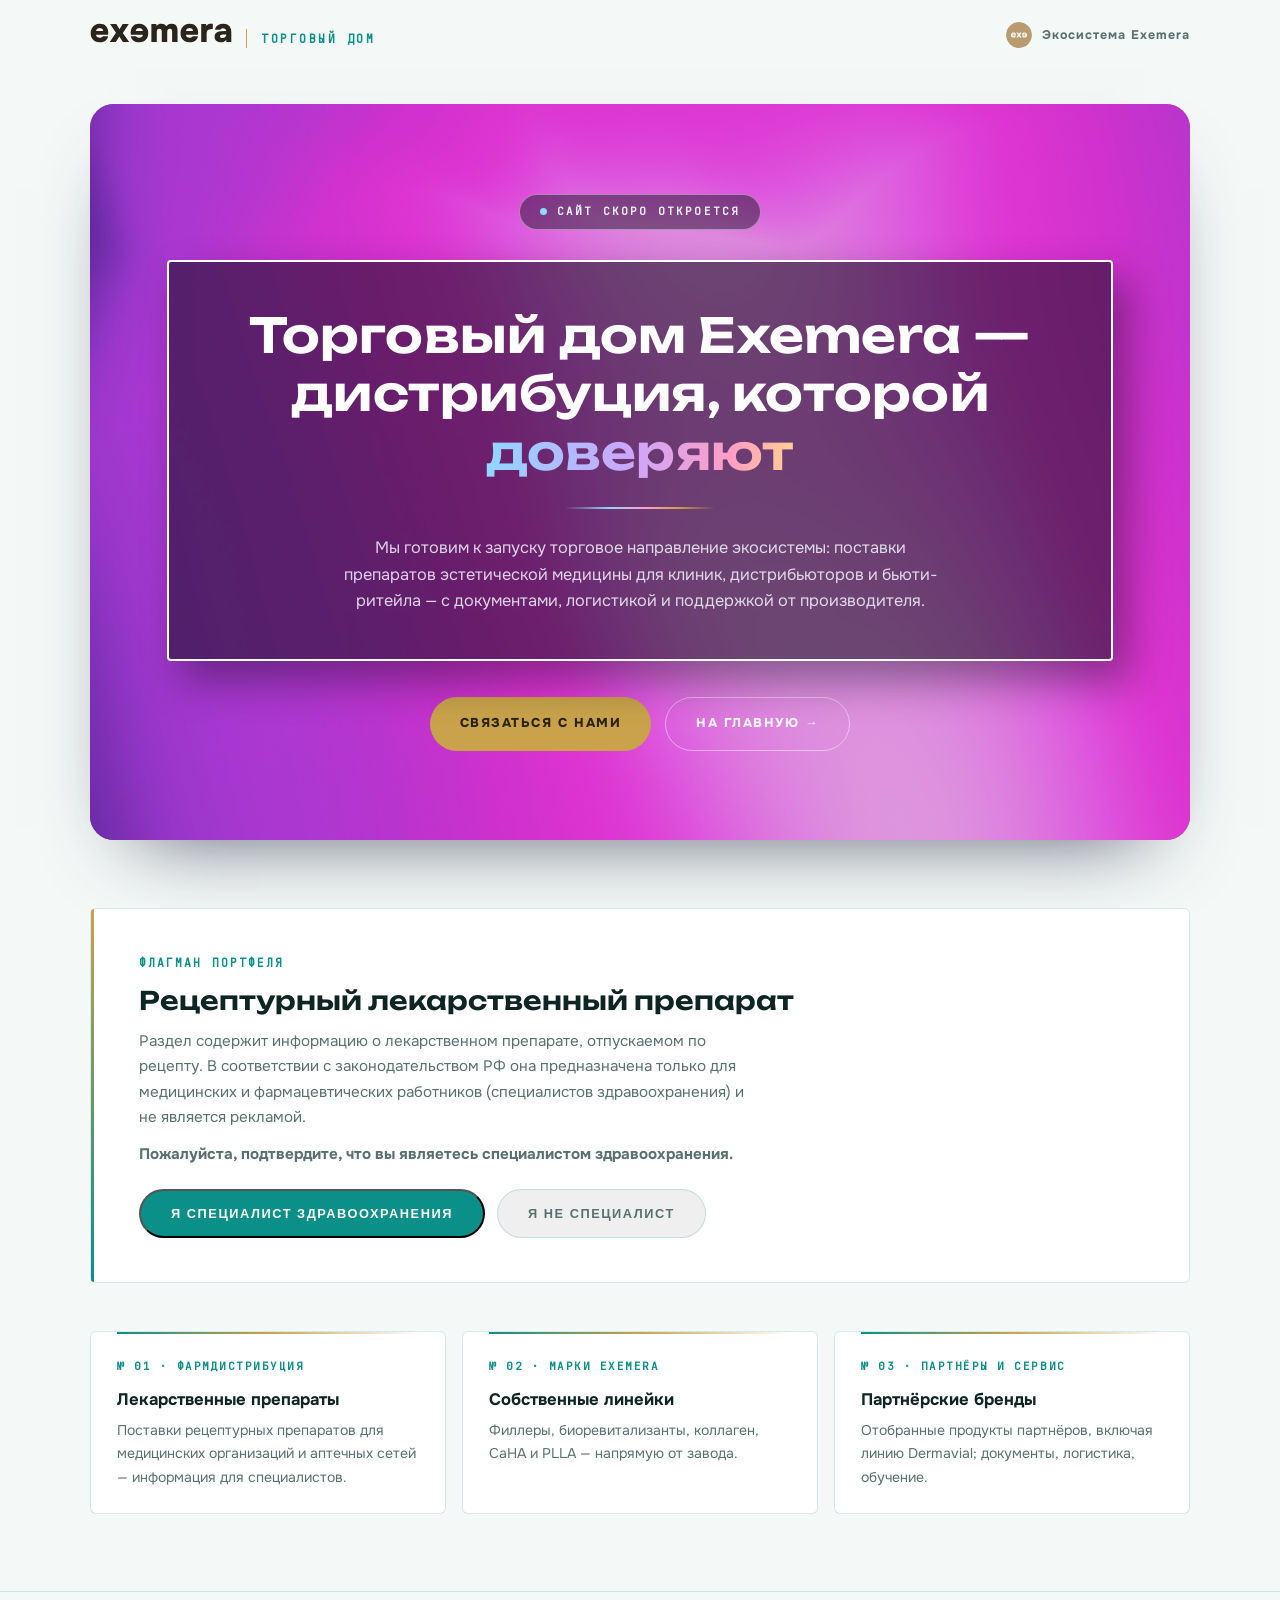
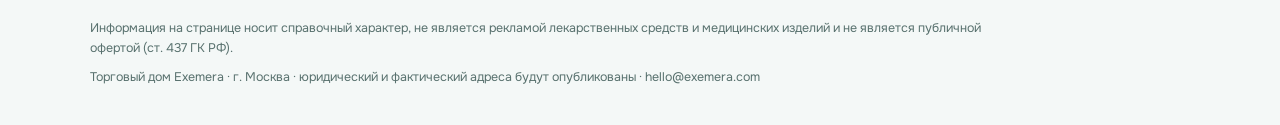
<file: trade.html>
<!DOCTYPE html>
<html lang="ru">
<head>
  <meta charset="UTF-8">
  <meta name="viewport" content="width=device-width, initial-scale=1.0">
  <title>Торговый дом Exemera — скоро</title>
  <meta name="robots" content="noindex, nofollow">
  <meta name="description" content="Торговый дом Exemera — дистрибуция препаратов эстетической медицины. Сайт скоро откроется.">
  <link rel="canonical" href="https://exemera.com/trade.html">
  <meta property="og:type" content="website">
  <meta property="og:site_name" content="Exemera">
  <meta property="og:url" content="https://exemera.com/trade.html">
  <meta property="og:title" content="Торговый дом Exemera">
  <meta property="og:description" content="Дистрибуция препаратов эстетической медицины. Сайт скоро откроется.">
  <meta property="og:locale" content="ru_RU">
  <link rel="icon" type="image/svg+xml" href="assets/img/exemera-mark.svg">
  <link rel="stylesheet" href="assets/fonts/fonts.css?v=e352fc31">
  <style>
    :root {
      --td-teal: #0a8f89;
      --td-teal-deep: #045a55;
      --td-gold: #c9a24b;
      --td-gold-soft: #e2c98f;
      --td-cream: #f4f8f7;
      --td-ink: #0e2523;
      --td-ink-soft: #58716e;
      --td-line: rgba(10, 143, 137, 0.18);
      --td-mint: #81d8d0;
      --font-display: "Unbounded", "Onest", Arial, sans-serif;
      --font-body: "Onest", -apple-system, "Segoe UI", "Helvetica Neue", Arial, sans-serif;
      --font-mono: "JetBrains Mono", Consolas, monospace;
      /* перелёт за цель и мягкий возврат — отскок кнопок, как в style.css */
      --ease-back: cubic-bezier(0.34, 1.56, 0.64, 1);
    }
    * { margin: 0; padding: 0; box-sizing: border-box; }
    html { scroll-behavior: smooth; }
    body {
      font-family: var(--font-body);
      background: var(--td-cream);
      color: var(--td-ink);
      font-size: 16px;
      line-height: 1.65;
      -webkit-font-smoothing: antialiased;
      overflow-x: clip;
      min-height: 100vh;
      display: flex;
      flex-direction: column;
    }
    a { color: inherit; text-decoration: none; }
    img { max-width: 100%; display: block; }
    .wrap { width: min(1100px, calc(100% - 44px)); margin-inline: auto; }

    /* шапка */
    .td-head { display: flex; align-items: center; justify-content: space-between; padding: 22px 0; }
    .td-brand { display: flex; align-items: baseline; gap: 14px; }
    .td-brand img { width: 142px; }
    .td-brand span {
      font-size: 0.72rem; font-weight: 700; letter-spacing: 0.22em; text-transform: uppercase;
      font-family: var(--font-mono); color: var(--td-teal); border-left: 1.5px solid var(--td-gold); padding-left: 14px;
    }
    .td-eco {
      display: inline-flex; align-items: center; gap: 10px;
      font-size: 0.78rem; font-weight: 700; letter-spacing: 0.08em;
      color: var(--td-ink-soft); transition: color 0.25s;
    }
    .td-eco img { width: 26px; height: 26px; border-radius: 50%; }
    .td-eco:hover { color: var(--td-ink); }

    /* красная шкатулка */
    .td-hero { padding: clamp(14px, 3vw, 34px) 0 clamp(30px, 4vw, 50px); }
    .td-box {
      position: relative;
      background: url("assets/img/td-mosaic.svg") center / cover no-repeat, #1a1830;
      border-radius: 24px;
      padding: clamp(48px, 7vw, 96px) clamp(24px, 6vw, 90px);
      text-align: center;
      color: #f2f4fb;
      overflow: hidden;
      box-shadow: 0 36px 80px -46px rgba(20, 24, 46, 0.8);
    }
    /* затемнение к центру — текст читается на пёстрой мозаике */
    .td-box::before {
      content: ""; position: absolute; inset: 0; pointer-events: none;
      background: rgba(14, 12, 26, 0.14);
      z-index: 1;
    }
    .td-box-in { position: relative; z-index: 2; }
    /* ЭКСПЕРИМЕНТ Soffit: анимированный градиент WebGL2 вместо мозаики.
       Канвас лежит под затемнением ::before и под контентом; если WebGL2 нет —
       скрипт удаляет канвас и остаётся мозаика из background у .td-box. */
    #tdGl {
      position: absolute; inset: 0; z-index: 0;
      width: 100%; height: 100%; display: block;
    }
    .td-plaque {
      display: inline-block;
      border: 2px solid #fff;
      background: rgba(15, 13, 26, 0.55);
      border-radius: 4px;
      padding: clamp(24px, 4vw, 44px) clamp(20px, 5vw, 60px);
      box-shadow: 16px 20px 40px rgba(10, 10, 22, 0.4);
      backdrop-filter: blur(2px);
      max-width: 100%;
    }
    .td-badge {
      display: inline-flex; align-items: center; gap: 10px;
      border: 1px solid rgba(255, 255, 255, 0.4); background: rgba(15, 13, 26, 0.45);
      border-radius: 999px; padding: 8px 20px;
      font-family: var(--font-mono);
      font-size: 0.68rem; font-weight: 600; letter-spacing: 0.2em; text-transform: uppercase;
      color: #eef2ff; margin-bottom: 30px;
    }
    .td-badge::before { content: ""; width: 7px; height: 7px; border-radius: 50%; background: #8fd8ff; animation: tdpulse 2.2s ease-in-out infinite; }
    @keyframes tdpulse { 0%,100% { opacity: 1; transform: scale(1); } 50% { opacity: 0.35; transform: scale(0.72); } }
    .td-box h1 {
      font-family: var(--font-display);
      font-size: clamp(1.7rem, 4.2vw, 3rem); font-weight: 600;
      line-height: 1.22; letter-spacing: 0.005em; text-wrap: balance;
      color: #ffffff;
    }
    .td-box h1 em {
      font-style: normal;
      background: linear-gradient(92deg, #8fd8ff, #c9a7ff 45%, #ff9ec2 80%, #ffd28f);
      -webkit-background-clip: text; background-clip: text; color: transparent;
    }
    .td-sep {
      width: 150px; height: 1.5px; border-radius: 1px;
      background: linear-gradient(90deg, transparent, #8fd8ff 30%, #ff9ec2 55%, var(--td-gold) 75%, transparent);
      margin: 26px auto;
    }
    .td-box .td-lead {
      margin: 0 auto; max-width: 54ch; color: rgba(242, 244, 251, 0.85); font-size: 1.02rem;
    }
    .td-cta { display: flex; flex-wrap: wrap; gap: 14px; justify-content: center; margin-top: 36px; }
    .td-btn {
      display: inline-flex; align-items: center; gap: 10px;
      border-radius: 999px; padding: 15px 30px;
      font-size: 0.8rem; font-weight: 800; letter-spacing: 0.12em; text-transform: uppercase;
      transition: transform 0.26s var(--ease-back), background 0.25s, color 0.25s, border-color 0.25s;
    }
    .td-btn--gold { background: var(--td-gold); color: #2b2410; }
    .td-btn--gold:hover { background: var(--td-gold-soft); transform: translateY(-2px); }
    .td-btn--ghost { border: 1.5px solid rgba(255, 255, 255, 0.45); color: #f2f4fb; }
    .td-btn--ghost:hover { border-color: #fff; color: #fff; transform: translateY(-2px); }

    /* флагманский продукт (рецептурный ЛП — за подтверждением специалиста) */
    .td-product-sec { padding: clamp(6px, 1.5vw, 18px) 0 clamp(10px, 2vw, 24px); }
    .td-product {
      background: #fff; border: 1px solid var(--td-line); border-radius: 6px;
      padding: clamp(28px, 4vw, 44px) clamp(24px, 4vw, 48px);
      position: relative;
    }
    .td-product::before {
      content: ""; position: absolute; left: 0; top: 0; bottom: 0; width: 3px;
      background: linear-gradient(180deg, var(--td-gold), var(--td-teal));
      border-radius: 6px 0 0 6px;
    }
    .td-product .td-eyebrow {
      font-family: var(--font-mono); text-transform: uppercase; letter-spacing: 0.18em;
      font-size: 0.72rem; font-weight: 600; color: var(--td-teal); margin-bottom: 12px;
    }
    .td-product h2 { font-family: var(--font-display); font-weight: 600; font-size: clamp(1.15rem, 2.1vw, 1.6rem); line-height: 1.3; }
    .td-rx {
      display: inline-flex; align-items: center; gap: 8px; vertical-align: middle;
      background: var(--td-teal); color: #fdf9f2; border-radius: 6px;
      font-size: 0.7rem; font-weight: 800; letter-spacing: 0.14em;
      padding: 4px 10px; margin-left: 12px; transform: translateY(-4px);
    }
    .td-gate p { color: var(--td-ink-soft); max-width: 62ch; margin-top: 12px; font-size: 0.95rem; }
    .td-gate-btns { display: flex; flex-wrap: wrap; gap: 12px; margin-top: 22px; }
    .td-btn--teal { background: var(--td-teal); color: #fdf9f2; }
    .td-btn--teal:hover { background: var(--td-teal-deep); transform: translateY(-2px); }
    .td-btn--line { border: 1.5px solid var(--td-line); color: var(--td-ink-soft); }
    .td-btn--line:hover { border-color: var(--td-ink-soft); transform: translateY(-2px); }
    /* нажатие — ПОСЛЕ всех .td-btn--*:hover: специфичность у них одинаковая,
       и объявленное раньше правило :active проиграло бы по порядку */
    .td-btn:active { transform: translateY(0) scale(0.97); transition-duration: 0.09s; }
    /* отмена отскока — ПОСЛЕ всех .td-btn--*:hover: у них та же
       специфичность, и раньше по файлу правило проиграло бы по порядку */
    @media (prefers-reduced-motion: reduce) {
      .td-btn:hover, .td-btn:active,
      .td-btn--gold:hover, .td-btn--ghost:hover,
      .td-btn--teal:hover, .td-btn--line:hover { transform: none; }
    }
    .td-product-body[hidden], .td-gate[hidden], .td-gate-no[hidden] { display: none; }
    .td-product-body p { color: var(--td-ink-soft); max-width: 66ch; margin-top: 12px; font-size: 0.95rem; }
    .td-product-body .td-warn {
      margin-top: 22px; border: 1px solid var(--td-teal); border-radius: 6px;
      padding: 14px 18px; color: var(--td-teal);
      font-size: 0.85rem; font-weight: 700; letter-spacing: 0.02em;
    }
    .td-product-body .td-note { font-size: 0.78rem; margin-top: 14px; }
    .td-gate-no p { color: var(--td-ink-soft); margin-top: 12px; font-size: 0.95rem; }

    /* направления */
    .td-dirs-sec { padding: clamp(10px, 2vw, 24px) 0 clamp(44px, 6vw, 80px); }
    .td-dirs { display: grid; grid-template-columns: repeat(3, 1fr); gap: 16px; }
    .td-dir {
      background: #fff; border: 1px solid var(--td-line); border-radius: 6px;
      padding: 26px 26px 24px; position: relative;
    }
    .td-dir::before {
      content: ""; position: absolute; left: 26px; right: 26px; top: 0;
      height: 2px; background: linear-gradient(90deg, var(--td-teal), var(--td-gold), transparent);
    }
    .td-dir small {
      display: block; font-family: var(--font-mono); text-transform: uppercase; letter-spacing: 0.14em;
      font-size: 0.68rem; font-weight: 600; color: var(--td-teal); margin-bottom: 10px;
    }
    .td-dir b { display: block; font-size: 1.04rem; margin-bottom: 6px; }
    .td-dir p { font-size: 0.88rem; color: var(--td-ink-soft); }

    /* подвал */
    .td-foot { border-top: 1px solid var(--td-line); padding: 26px 0 38px; margin-top: auto; }
    .td-foot p { font-size: 0.78rem; color: var(--td-ink-soft); max-width: 900px; }
    .td-foot p + p { margin-top: 8px; }

    @media (max-width: 760px) {
      .td-brand span { display: none; }
      .td-dirs { grid-template-columns: 1fr; }
    }
  </style>
  <!-- Yandex.Metrika counter 112327224 -->
  <script src="js/metrika.js?v=a0acff83"></script>
  <noscript><div><img src="https://mc.yandex.ru/watch/112327224" style="position:absolute; left:-9999px;" alt="" /></div></noscript>
  <!-- /Yandex.Metrika counter -->
</head>
<body>

  <div class="wrap">
    <header class="td-head">
      <a class="td-brand" href="index.html#eco" aria-label="На главную страницу Exemera">
        <img src="assets/img/exemera-logo.svg" alt="exemera">
        <span>Торговый дом</span>
      </a>
      <a class="td-eco" href="index.html#eco"><img src="assets/img/exemera-mark.svg" alt="">Экосистема Exemera</a>
    </header>
  </div>

  <section class="td-hero">
    <div class="wrap">
      <div class="td-box">
        <canvas id="tdGl" aria-hidden="true"></canvas>
        <div class="td-box-in">
          <div class="td-badge">Сайт скоро откроется</div>
          <div class="td-plaque">
            <h1>Торговый дом Exemera —<br>дистрибуция, которой <em>доверяют</em></h1>
            <div class="td-sep" aria-hidden="true"></div>
            <p class="td-lead">Мы готовим к запуску торговое направление экосистемы: поставки препаратов эстетической медицины для клиник, дистрибьюторов и бьюти-ритейла — с документами, логистикой и поддержкой от производителя.</p>
          </div>
          <div class="td-cta">
            <a class="td-btn td-btn--gold" href="contacts.html">Связаться с нами</a>
            <a class="td-btn td-btn--ghost" href="index.html#eco">На главную →</a>
          </div>
        </div>
      </div>
    </div>
  </section>

  <section class="td-product-sec">
    <div class="wrap">
      <div class="td-product">
        <div class="td-eyebrow">Флагман портфеля</div>

        <!-- гейт: информация о рецептурном ЛП — только для специалистов здравоохранения -->
        <div class="td-gate" id="tdGate">
          <h2>Рецептурный лекарственный препарат</h2>
          <p>Раздел содержит информацию о лекарственном препарате, отпускаемом по рецепту. В соответствии с законодательством РФ она предназначена только для медицинских и фармацевтических работников (специалистов здравоохранения) и не является рекламой.</p>
          <p><b>Пожалуйста, подтвердите, что вы являетесь специалистом здравоохранения.</b></p>
          <div class="td-gate-btns">
            <button class="td-btn td-btn--teal" type="button" id="tdGateYes">Я специалист здравоохранения</button>
            <button class="td-btn td-btn--line" type="button" id="tdGateNo">Я не специалист</button>
          </div>
        </div>

        <div class="td-gate-no" id="tdGateNoMsg" hidden>
          <h2>Информация недоступна</h2>
          <p>Сведения о рецептурных лекарственных препаратах предназначены только для специалистов здравоохранения. Общую информацию о Торговом доме Exemera вы можете получить по адресу hello@exemera.com.</p>
        </div>

        <div class="td-product-body" id="tdProductBody" hidden>
          <h2>Семавелика<sup>®</sup> — семаглутид<span class="td-rx">Rx · по рецепту</span></h2>
          <p>Торговый дом Exemera получил права на дистрибуцию лекарственного препарата Семавелика<sup>®</sup> (МНН: семаглутид). По вопросам поставок, регистрационной документации и условий работы обращайтесь: hello@exemera.com.</p>
          <div class="td-warn">Лекарственный препарат. Отпускается по рецепту. Имеются противопоказания — необходима консультация специалиста. Информация не является рекламой и предназначена для медицинских и фармацевтических работников.</div>
          <p class="td-note">Полные сведения о препарате — в инструкции по медицинскому применению и в Государственном реестре лекарственных средств.</p>
        </div>
      </div>
    </div>
  </section>

  <section class="td-dirs-sec">
    <div class="wrap">
      <div class="td-dirs">
        <div class="td-dir"><small>№ 01 · Фармдистрибуция</small><b>Лекарственные препараты</b><p>Поставки рецептурных препаратов для медицинских организаций и аптечных сетей — информация для специалистов.</p></div>
        <div class="td-dir"><small>№ 02 · Марки Exemera</small><b>Собственные линейки</b><p>Филлеры, биоревитализанты, коллаген, CaHA и PLLA — напрямую от завода.</p></div>
        <div class="td-dir"><small>№ 03 · Партнёры и сервис</small><b>Партнёрские бренды</b><p>Отобранные продукты партнёров, включая линию Dermavial; документы, логистика, обучение.</p></div>
      </div>
    </div>
  </section>

  <footer class="td-foot">
    <div class="wrap">
      <p>Информация на странице носит справочный характер, не является рекламой лекарственных средств и медицинских изделий и не является публичной офертой (ст. 437 ГК РФ).</p>
      <!-- ЗАМЕНИТЬ: полные реквизиты Торгового дома после регистрации -->
      <p>Торговый дом Exemera · г. Москва · юридический и фактический адреса будут опубликованы · hello@exemera.com</p>
    </div>
  </footer>

  <script>
    /* гейт специалиста: сведения о рецептурном ЛП открываются только после подтверждения
       (ст. 24 закона «О рекламе»: информация о Rx-препаратах — для медработников) */
    (function () {
      var gate = document.getElementById("tdGate");
      var body = document.getElementById("tdProductBody");
      var no = document.getElementById("tdGateNoMsg");
      if (!gate || !body) return;
      var ok = false;
      try { ok = sessionStorage.getItem("td-hcp") === "1"; } catch (e) {}
      if (ok) { gate.hidden = true; body.hidden = false; }
      document.getElementById("tdGateYes").addEventListener("click", function () {
        try { sessionStorage.setItem("td-hcp", "1"); } catch (e) {}
        gate.hidden = true; no.hidden = true; body.hidden = false;
        /* цель Метрики: сколько посетителей подтверждают статус медработника.
           Эта страница не подключает js/main.js, поэтому вызов здесь, а не там. */
        if (typeof window.ym === "function") {
          try { window.ym(112327224, "reachGoal", "hcp_confirm"); } catch (e) {}
        }
      });
      document.getElementById("tdGateNo").addEventListener("click", function () {
        gate.hidden = true; body.hidden = true; no.hidden = false;
      });
    })();
  </script>

  <!-- ============================================================
       ЭКСПЕРИМЕНТ Soffit — анимированный градиент на чистом WebGL2.
       Один полноэкранный треугольник, один фрагментный шейдер, без библиотек.
       Шейдер и CONFIG — дословно из спецификации, не править ради подбора цвета.
       Отличие от оригинала одно: размер и указатель считаются от бокса .td-box,
       а не от окна, потому что канвас здесь не на весь экран.
       ОТКАТ: удалить этот блок, канвас #tdGl, правило #tdGl и вернуть
       z-index у .td-box::before / .td-box-in.
       ============================================================ -->
  <script>
  (function () {
    var canvas = document.getElementById('gl') || document.getElementById('tdGl')
    if (!canvas) return

    var CONFIG = {
      "bgColor": "#3a0f6b",
      "colorA": "#7b3fd9",
      "colorB": "#c43ff0",
      "colorC": "#f02be0",
      "colorD": "#ffffff",
      "scale": 0.2,
      "speed": 0.33,
      "tilt": -1.3,
      "rock": 0.11,
      "horizon": -0.52,
      "breathe": 0.09,
      "spread": 1.3,
      "curve": 2.6,
      "direct": 0.72,
      "bounce": 0.06,
      "bounceCurve": 1.7,
      "spillCentre": 0.04,
      "spillWidth": 0.2,
      "spillFloor": 0.16,
      "amount": 0.22,
      "warp": 1.1,
      "warpScale": 0.72,
      "flow": 0.15,
      "roughness": 0.52,
      "lacunarity": 2.05,
      "motes": 0.03,
      "moteScale": 7,
      "ambient": 0.04,
      "contrast": 1.6,
      "midpoint": 0.57,
      "sink": 0.26,
      "glow": 0.34,
      "grain": 0,
      "grainAnim": 0,
      "dither": 1.2,
      "vignette": 0.44,
      "steer": 1.05,
      "lift": 0.9,
      "sweep": 1.35,
      "cursor": 1,
      "parallax": 0.014,
      "maxDpr": 1
    }

    function hexToVec3(hex) {
      var h = hex.replace('#', '')
      if (h.length === 3) h = h[0] + h[0] + h[1] + h[1] + h[2] + h[2]
      var n = parseInt(h, 16)
      return [((n >> 16) & 255) / 255, ((n >> 8) & 255) / 255, (n & 255) / 255]
    }

    var gl = canvas.getContext('webgl2', { alpha: false, antialias: false, depth: false, stencil: false, powerPreference: 'high-performance' })
    if (!gl) { canvas.remove(); return }   // нет WebGL2 — остаётся мозаика

    var VERT = `#version 300 es
void main() {
  vec2 p = vec2((gl_VertexID << 1) & 2, gl_VertexID & 2);
  gl_Position = vec4(p * 2.0 - 1.0, 0.0, 1.0);
}`

    /* ====== ШЕЙДЕР — единственное, что меняется между градиентами ====== */
    var FRAG = `#version 300 es
precision highp float;
out vec4 fragColor;

uniform vec2  iResolution;
uniform float iTime;
uniform vec2  iMouse;          // aspect-corrected units, same space as uv
uniform float uScale;          // zoom of the whole picture — uv and the pointer together

uniform vec3  uBg, uColorA, uColorB, uColorC, uColorD;
uniform float uSpeed, uTilt, uRock, uHorizon, uBreathe, uSpread, uCurve, uDirect;
uniform float uBounce, uBounceCurve;
uniform float uSpillCentre, uSpillWidth, uSpillFloor;
uniform float uAmount, uWarp, uWarpScale, uFlow, uRoughness, uLacunarity, uMotes, uMoteScale;
uniform float uAmbient, uContrast, uMidpoint, uSink, uGlow;
uniform float uGrain, uDither, uVignette;
uniform float uSteer, uLift, uSweep, uParallax;

#define OCTAVES 4

vec2 hash2(vec2 p) {
  p = vec2(dot(p, vec2(127.1, 311.7)), dot(p, vec2(269.5, 183.3)));
  return -1.0 + 2.0 * fract(sin(p) * 43758.5453123);
}

float snoise(vec2 p) {
  const float K1 = 0.366025404, K2 = 0.211324865;
  vec2 i = floor(p + (p.x + p.y) * K1);
  vec2 a = p - i + (i.x + i.y) * K2;
  float m = step(a.y, a.x);
  vec2 o = vec2(m, 1.0 - m);
  vec2 b = a - o + K2;
  vec2 c = a - 1.0 + 2.0 * K2;
  vec3 h = max(0.5 - vec3(dot(a, a), dot(b, b), dot(c, c)), 0.0);
  vec3 n = h * h * h * h * vec3(dot(a, hash2(i)), dot(b, hash2(i + o)), dot(c, hash2(i + 1.0)));
  return dot(n, vec3(70.0));
}

float fbm(vec2 p) {
  float v = 0.0, amp = 0.5;
  for (int i = 0; i < OCTAVES; i++) {
    v += amp * snoise(p);
    p *= uLacunarity;
    amp *= uRoughness;
  }
  return v;
}

vec3 ramp4(float t) {
  vec3 c = mix(uColorA, uColorB, smoothstep(0.00, 0.36, t));
  c = mix(c, uColorC, smoothstep(0.32, 0.70, t));
  c = mix(c, uColorD, smoothstep(0.66, 1.00, t));
  return c;
}

float triDither(vec2 fc) {
  float a = fract(sin(dot(fc, vec2(12.9898, 78.233))) * 43758.5453);
  float b = fract(sin(dot(fc + 17.0, vec2(12.9898, 78.233))) * 43758.5453);
  return (a + b - 1.0) / 255.0;
}


// ---- house grain. ONE look across the collection: an integer hash (no sin() streaks),
// triangular so it reads as film rather than static, weighted into the midtones so it
// never crusts a black or a white. Static by default; uGrainAnim re-seeds it 24×/s.
uniform float uGrainAnim;
float houseGrain(vec2 fc) {
  uvec2 q = uvec2(fc) * uvec2(1597334677u, 3812015801u)
          + uint(floor(iTime * 24.0 * uGrainAnim)) * 2654435769u;
  uint n = q.x ^ q.y; n = n * 1664525u + 1013904223u; n ^= n >> 16u; n *= 2246822519u; n ^= n >> 13u;
  float a = float(n & 0xffffu) / 65535.0;
  n *= 3266489917u; n ^= n >> 16u;
  float b = float(n & 0xffffu) / 65535.0;
  return a + b - 1.0;
}
void main() {
  vec2 uv = (gl_FragCoord.xy - 0.5 * iResolution) / iResolution.y;
  uv *= uScale;                             // scale: zoom of the whole picture
  vec2 iM = iMouse * uScale;                // the pointer, in the same zoomed space
  float t = iTime * uSpeed;

  vec2 p = uv - iM * uParallax;

  // THE LIGHT HAS A DIRECTION and the picture is that direction, not a pattern. Everything
  // below is a function of ONE number: how far along the light axis this pixel is. The noise
  // is only allowed to perturb that number, which is the difference between a lit surface
  // and a noise field with a nice palette on it.
  float tilt = uTilt + sin(t * 0.13) * uRock + iM.x * uSteer;
  vec2 dir = vec2(cos(tilt), sin(tilt));
  float axis = dot(p, dir);
  float across = dot(p, vec2(-dir.y, dir.x));

  // the air the light crosses, as a domain-warped field. Held to uAmount: past about a third
  // it stops perturbing the light and starts being the subject, and the direction dissolves.
  vec2 q = vec2(fbm(p * uWarpScale + vec2(0.0, t * uFlow)),
                fbm(p * uWarpScale + vec2(5.2, 1.3) - t * uFlow * 0.7));
  float air = fbm(p + uWarp * q + vec2(t * 0.12, -t * 0.09)) * 0.5 + 0.5;

  float horizon = uHorizon + sin(t * 0.09 + 2.1) * uBreathe - iM.y * uLift;
  float alt = clamp(0.5 + (axis - horizon) * uSpread + (air - 0.5) * uAmount, 0.0, 1.0);

  // THE OPENING IS NOT INFINITELY WIDE. A band across the light axis — never a disc — so the
  // brightest part of the frame sits off to one side and the composition has a long empty end.
  float ac = (across - uSpillCentre - iM.x * uSweep) / max(0.05, uSpillWidth);
  float spill = mix(uSpillFloor, 1.0, exp(-ac * ac));

  float direct = pow(alt, max(0.05, uCurve)) * uDirect * spill;

  // THE BOUNCE. Light that has already been in the shade and come back out of it: it falls off
  // the OTHER way, so the deep end lifts off the floor instead of dying to a flat black. This
  // is the whole reason a shadow can be a subject rather than an absence.
  float bounce = uBounce * pow(1.0 - alt, max(0.05, uBounceCurve));

  float f = uAmbient + direct + bounce;
  f += uMotes * snoise(p * uMoteScale + vec2(-t * 0.5, t * 0.35)) * 0.5 * alt;

  f = clamp((f - uMidpoint) * uContrast + 0.5, 0.0, 1.0);

  vec3 col = ramp4(f);
  col += uColorD * uGlow * pow(f, 4.0);
  col = mix(uBg, col, smoothstep(0.0, max(0.01, uSink), f) * 0.90 + 0.10);

  col *= 1.0 - uVignette * dot(uv, uv);
  { float hgL = clamp(dot(col, vec3(0.299, 0.587, 0.114)), 0.0, 1.0);
    col += houseGrain(gl_FragCoord.xy) * uGrain * mix(1.0, 4.0 * hgL * (1.0 - hgL), 0.6); }
  col += triDither(gl_FragCoord.xy) * uDither;

  fragColor = vec4(clamp(col, 0.0, 1.0), 1.0);
}`

    function compile(type, src) {
      var sh = gl.createShader(type)
      gl.shaderSource(sh, src)
      gl.compileShader(sh)
      if (!gl.getShaderParameter(sh, gl.COMPILE_STATUS)) throw new Error(gl.getShaderInfoLog(sh))
      return sh
    }

    var program = gl.createProgram()
    gl.attachShader(program, compile(gl.VERTEX_SHADER, VERT))
    gl.attachShader(program, compile(gl.FRAGMENT_SHADER, FRAG))
    gl.linkProgram(program)
    if (!gl.getProgramParameter(program, gl.LINK_STATUS)) throw new Error(gl.getProgramInfoLog(program))
    gl.useProgram(program)
    gl.bindVertexArray(gl.createVertexArray())

    var LOC = {}
    var loc = function (n) { return (n in LOC) ? LOC[n] : (LOC[n] = gl.getUniformLocation(program, n)) }
    var u1f = function (n, v) { gl.uniform1f(loc(n), v) }
    var u2f = function (n, x, y) { gl.uniform2f(loc(n), x, y) }
    var u3c = function (n, hex) { var c = hexToVec3(hex); gl.uniform3f(loc(n), c[0], c[1], c[2]) }

    /* ====== CONFIG → UNIFORMS ====== */
    function applyConfig() {
      gl.useProgram(program)
      u3c('uBg', CONFIG.bgColor)
      u3c('uColorA', CONFIG.colorA)
      u3c('uColorB', CONFIG.colorB)
      u3c('uColorC', CONFIG.colorC)
      u3c('uColorD', CONFIG.colorD)
      u1f('uScale', CONFIG.scale)
      u1f('uSpeed', CONFIG.speed)
      u1f('uTilt', CONFIG.tilt)
      u1f('uRock', CONFIG.rock)
      u1f('uHorizon', CONFIG.horizon)
      u1f('uBreathe', CONFIG.breathe)
      u1f('uSpread', CONFIG.spread)
      u1f('uCurve', CONFIG.curve)
      u1f('uDirect', CONFIG.direct)
      u1f('uBounce', CONFIG.bounce)
      u1f('uBounceCurve', CONFIG.bounceCurve)
      u1f('uSpillCentre', CONFIG.spillCentre)
      u1f('uSpillWidth', CONFIG.spillWidth)
      u1f('uSpillFloor', CONFIG.spillFloor)
      u1f('uAmount', CONFIG.amount)
      u1f('uWarp', CONFIG.warp)
      u1f('uWarpScale', CONFIG.warpScale)
      u1f('uFlow', CONFIG.flow)
      u1f('uRoughness', CONFIG.roughness)
      u1f('uLacunarity', CONFIG.lacunarity)
      u1f('uMotes', CONFIG.motes)
      u1f('uMoteScale', CONFIG.moteScale)
      u1f('uAmbient', CONFIG.ambient)
      u1f('uContrast', CONFIG.contrast)
      u1f('uMidpoint', CONFIG.midpoint)
      u1f('uSink', CONFIG.sink)
      u1f('uGlow', CONFIG.glow)
      u1f('uGrain', CONFIG.grain)
      u1f('uGrainAnim', CONFIG.grainAnim)
      u1f('uDither', CONFIG.dither)
      u1f('uVignette', CONFIG.vignette)
      u1f('uSteer', CONFIG.steer)
      u1f('uLift', CONFIG.lift)
      u1f('uSweep', CONFIG.sweep)
      u1f('uParallax', CONFIG.parallax)
      resize()
    }

    /* ====== RESIZE — от бокса, а не от окна (единственная правка движка) ====== */
    var dpr = 1
    function resize() {
      dpr = Math.min(window.devicePixelRatio || 1, CONFIG.maxDpr)
      var w = Math.max(1, Math.round(canvas.clientWidth * dpr))
      var h = Math.max(1, Math.round(canvas.clientHeight * dpr))
      if (canvas.width !== w || canvas.height !== h) { canvas.width = w; canvas.height = h }
      gl.viewport(0, 0, w, h)
      gl.useProgram(program)
      u2f('iResolution', w, h)
    }
    /* Схлопнуто в один resize на кадр: перетаскивание края окна и поворот телефона
       сыплют событиями быстрее, чем обновляется экран, а каждый вызов заново
       выделяет буфер и грузит iResolution — именно эта пачка и ощущается рывком. */
    var resizeQueued = false
    var queueResize = function () {
      if (resizeQueued) return
      resizeQueued = true
      requestAnimationFrame(function () { resizeQueued = false; resize() })
    }
    if (window.ResizeObserver) new ResizeObserver(queueResize).observe(canvas)
    else addEventListener('resize', queueResize, { passive: true })

    /* ====== POINTER — координаты от бокса; остальное дословно ====== */
    var mouse = { x: 0, y: 0, ax: 0, ay: 0, tx: 0, ty: 0 }
    /* Один обработчик на оба события, и делает он ровно одно: пишет цель. Всё, что
       движется, интегрируется в цикле отрисовки, поэтому рывок мыши, породивший сорок
       событий внутри кадра, стоит столько же, сколько одно. */
    var aim = function (e) {
      var r = canvas.getBoundingClientRect()
      if (!r.width || !r.height) return
      var a = r.width / r.height
      mouse.tx = ((e.clientX - r.left) / r.width - 0.5) * a
      mouse.ty = (0.5 - (e.clientY - r.top) / r.height)
    }
    addEventListener('pointermove', aim, { passive: true })
    addEventListener('pointerdown', aim, { passive: true })

    /* ====== RENDER LOOP ====== */
    var visible = true
    new IntersectionObserver(function (es) { visible = es[0].isIntersecting }, { threshold: 0 }).observe(canvas)

    var t0 = performance.now()
    var prevT = t0, clock = 0

    /* Уважаем «уменьшить движение»: рисуем один кадр и не запускаем цикл. */
    var still = window.matchMedia && window.matchMedia('(prefers-reduced-motion: reduce)').matches

    function frame(now) {
      requestAnimationFrame(frame)

      /* ТЕМП — один зажатый таймер правит всем ниже.
         `ms` — реальный интервал кадра, прижатый к [4.17, 50], `s` — он же в единицах
         кадра 60 Гц, поэтому каждое сглаживание ниже шагает по ВРЕМЕНИ, а не по числу
         кадров: одинаковое запаздывание на 60, 120 и 144 Гц. Верхний зажим не даёт
         пропущенному кадру или паузе сборщика мусора швырнуть цепочку через весь экран.
         Часы шейдера накапливаются из ТОГО ЖЕ зажатого интервала, а не читаются со
         стенных часов: rAF во вкладке в фоне останавливается, а стенное время — нет,
         и отдать шейдеру этот разрыв — ровно то, из-за чего поле дёргается по возврату. */
      var raw = now - prevT
      prevT = now
      if (!visible || document.hidden) return
      var ms = raw > 50 ? 50 : raw < 4.167 ? 4.167 : raw
      var s = ms > 36.7 ? 2.2 : ms * 0.06
      clock += ms * 0.001

      /* Два полюса, не один. Одиночный lerp умеет только тормозить В цель: смена
         направления ломается об угол, и хвост любого движения читается мёртвым грузом.
         Быстрый ведущий узел, тянущий за собой медленное тело, проносится через поворот
         и катится ещё мгновение после остановки руки — поле гонится за курсором, а не
         висит на нём. Обе скорости масштабируются `s`. */
      var kLead = 0.34 * s, kBody = 0.17 * s
      mouse.ax += (mouse.tx - mouse.ax) * kLead
      mouse.ay += (mouse.ty - mouse.ay) * kLead
      mouse.x += (mouse.ax - mouse.x) * kBody
      mouse.y += (mouse.ay - mouse.y) * kBody

      u1f('iTime', clock)
      /* cursor 0: рука игнорируется, указатель уезжает туда, где стоял — градиент
         становится полностью фоновым. Больше ничего не меняется, можно щёлкать на живую. */
      if (mouse.rest === undefined) mouse.rest = { x: mouse.tx, y: mouse.ty }
      if (!CONFIG.cursor) { mouse.tx = mouse.rest.x; mouse.ty = mouse.rest.y }
      u2f('iMouse', mouse.x, mouse.y)
      gl.drawArrays(gl.TRIANGLES, 0, 3)
    }

    applyConfig()
    gl.drawArrays(gl.TRIANGLES, 0, 3)   // один кадр до появления, чтобы не проявляться на пустом канвасе
    if (!still) requestAnimationFrame(frame)
  })()
  </script>

</body>
</html>
</file>
<file: assets/fonts/fonts.css>
/* Playfair Display (заголовки) + Onest (текст) — самохостинг, без внешних запросов */
@font-face {
  font-family: 'Playfair Display';
  font-style: normal;
  font-weight: 400 900;
  font-display: swap;
  src: url('playfair-var-cyrillic.woff2') format('woff2');
  unicode-range: U+0301, U+0400-045F, U+0490-0491, U+04B0-04B1, U+2116;
}
@font-face {
  font-family: 'Playfair Display';
  font-style: normal;
  font-weight: 400 900;
  font-display: swap;
  src: url('playfair-var-latin.woff2') format('woff2');
  unicode-range: U+0000-00FF, U+0131, U+0152-0153, U+02BB-02BC, U+02C6, U+02DA, U+02DC, U+0304, U+0308, U+0329, U+2000-206F, U+20AC, U+2122, U+2191, U+2193, U+2212, U+2215, U+FEFF, U+FFFD;
}

@font-face {
  font-family: 'Unbounded';
  font-style: normal;
  font-weight: 100 900;
  font-display: swap;
  src: url('unbounded-var-cyrillic.woff2') format('woff2');
  unicode-range: U+0301, U+0400-045F, U+0490-0491, U+04B0-04B1, U+2116;
}
@font-face {
  font-family: 'Unbounded';
  font-style: normal;
  font-weight: 100 900;
  font-display: swap;
  src: url('unbounded-var-latin.woff2') format('woff2');
  unicode-range: U+0000-00FF, U+0131, U+0152-0153, U+02BB-02BC, U+02C6, U+02DA, U+02DC, U+0304, U+0308, U+0329, U+2000-206F, U+20AC, U+2122, U+2191, U+2193, U+2212, U+2215, U+FEFF, U+FFFD;
}
@font-face {
  font-family: 'Onest';
  font-style: normal;
  font-weight: 100 900;
  font-display: swap;
  src: url('onest-var-cyrillic.woff2') format('woff2');
  unicode-range: U+0301, U+0400-045F, U+0490-0491, U+04B0-04B1, U+2116;
}
@font-face {
  font-family: 'Onest';
  font-style: normal;
  font-weight: 100 900;
  font-display: swap;
  src: url('onest-var-latin.woff2') format('woff2');
  unicode-range: U+0000-00FF, U+0131, U+0152-0153, U+02BB-02BC, U+02C6, U+02DA, U+02DC, U+0304, U+0308, U+0329, U+2000-206F, U+20AC, U+2122, U+2191, U+2193, U+2212, U+2215, U+FEFF, U+FFFD;
}

/* JetBrains Mono — служебный моноширинный (брендбук v2.0) */
@font-face {
  font-family: 'JetBrains Mono';
  font-style: normal;
  font-weight: 400;
  font-display: swap;
  src: url('jetbrains-mono-cyrillic.woff2') format('woff2');
  unicode-range: U+0301, U+0400-045F, U+0490-0491, U+04B0-04B1, U+2116;
}
@font-face {
  font-family: 'JetBrains Mono';
  font-style: normal;
  font-weight: 400;
  font-display: swap;
  src: url('jetbrains-mono-latin.woff2') format('woff2');
  unicode-range: U+0000-00FF, U+0131, U+0152-0153, U+02BB-02BC, U+02C6, U+02DA, U+02DC, U+0304, U+0308, U+0329, U+2000-206F, U+20AC, U+2122, U+2191, U+2193, U+2212, U+2215, U+FEFF, U+FFFD;
}
</file>
<file: css/style.css>
/* ============================================================
   EXEMERA — дизайн-система сайта
   Тема «Gilded Ivory»: тёплые светлые фоны / тёплый графит /
   фирменный золотой акцент (#b89b6f — из айдентики exe). Шрифт: Onest (единая гарнитура, как в макетах Figma)
   ============================================================ */

:root {
  --ink: #2b241b;
  --ink-soft: #6e6353;
  --paper: #faf8f4;
  --paper-deep: #f1ebdf;
  --white: #ffffff;
  --accent: #b89b6f;
  --accent-deep: #8a6f45;
  --accent-faint: rgba(184, 155, 111, 0.12);
  --line: rgba(43, 36, 27, 0.13);
  --line-light: rgba(250, 248, 244, 0.18);

  --font-display: "Playfair Display", "Onest", Georgia, "Times New Roman", serif;
  --font-body: "Onest", -apple-system, "Segoe UI", "Helvetica Neue", Arial, sans-serif;

  --w-content: 1200px;
  --w-narrow: 820px;
  --r: 10px;

  --t: 0.4s cubic-bezier(0.22, 0.61, 0.36, 1);
}

* { margin: 0; padding: 0; box-sizing: border-box; }

html { scroll-behavior: smooth; }

body {
  font-family: var(--font-body);
  font-size: 16px;
  line-height: 1.7;
  color: var(--ink);
  background: var(--paper);
  -webkit-font-smoothing: antialiased;
  overflow-x: clip; /* страховка от микропереливов на узких экранах */
}

img, video { max-width: 100%; display: block; }

a { color: inherit; text-decoration: none; }

::selection { background: var(--accent); color: var(--white); }

/* ---------- типографика ---------- */

h1, h2, .display {
  font-family: var(--font-display);
  font-weight: 500;
  line-height: 1.16;
  letter-spacing: 0.01em;
  text-wrap: balance;
}

h1 { font-size: clamp(2rem, 4.8vw, 3.6rem); }
h2 { font-size: clamp(1.5rem, 3vw, 2.3rem); }
h3 {
  font-family: var(--font-body);
  font-weight: 800;
  line-height: 1.25;
  letter-spacing: -0.01em;
  font-size: clamp(1.2rem, 1.9vw, 1.42rem);
}

h1 em, h2 em {
  font-style: normal;
  background: linear-gradient(100deg, var(--accent-deep), #c8ab7d 40%, var(--accent-deep) 80%);
  background-size: 200% 100%;
  -webkit-background-clip: text;
  background-clip: text;
  color: transparent;
  animation: shimmer 6s ease-in-out infinite;
}
@keyframes shimmer {
  0%, 100% { background-position: 0% 0; }
  50% { background-position: 100% 0; }
}

.eyebrow {
  display: inline-flex;
  align-items: center;
  gap: 14px;
  font-size: 0.72rem;
  font-weight: 700;
  letter-spacing: 0.26em;
  text-transform: uppercase;
  color: var(--accent);
}
.eyebrow::before {
  content: "";
  width: 34px;
  height: 2px;
  background: var(--accent);
}

.lead {
  font-size: clamp(1.02rem, 1.5vw, 1.2rem);
  line-height: 1.75;
  color: var(--ink-soft);
  max-width: 44em;
}

.muted { color: rgba(43, 36, 27, 0.6); }

/* ---------- каркас ---------- */

.wrap {
  width: min(var(--w-content), calc(100% - 48px));
  margin-inline: auto;
}
.wrap--narrow { width: min(var(--w-narrow), calc(100% - 48px)); }

.section { padding: clamp(68px, 9vw, 118px) 0; }
.section--tight { padding: clamp(44px, 6vw, 72px) 0; }
.section--dark {
  background: var(--ink);
  color: var(--paper);
}
.section--dark .muted { color: rgba(250, 248, 244, 0.6); }
.section--dark .lead { color: rgba(250, 248, 244, 0.8); }
.section--deep { background: var(--paper-deep); }
.section--white { background: var(--white); }

.section-head {
  max-width: 740px;
  margin-bottom: clamp(38px, 5.5vw, 64px);
}
.section-head .eyebrow { margin-bottom: 16px; }
.section-head p { margin-top: 16px; }

/* ---------- шапка ---------- */

.header {
  position: fixed;
  inset: 0 0 auto 0;
  z-index: 100;
  background: rgba(250, 248, 244, 0.6);
  transition: background var(--t), box-shadow var(--t);
}
.header.is-solid {
  background: rgba(250, 248, 244, 0.94);
  -webkit-backdrop-filter: blur(14px);
  backdrop-filter: blur(14px);
  box-shadow: 0 1px 0 var(--line);
}

.header__in {
  display: flex;
  align-items: center;
  justify-content: space-between;
  gap: 32px;
  padding: 18px 0;
}

.logo { display: inline-flex; align-items: center; position: relative; z-index: 120; }
.logo img { height: 26px; width: auto; }
.footer .logo img { height: 30px; }

.nav {
  display: flex;
  align-items: center;
  gap: clamp(16px, 2.2vw, 30px);
}
.nav a {
  font-size: 0.8rem;
  font-weight: 600;
  letter-spacing: 0.07em;
  text-transform: uppercase;
  color: rgba(43, 36, 27, 0.72);
  transition: color var(--t);
  padding: 6px 0;
  position: relative;
}
.nav a::after {
  content: "";
  position: absolute;
  left: 0; bottom: 0;
  width: 100%; height: 2px;
  background: var(--accent);
  transform: scaleX(0);
  transform-origin: left;
  transition: transform var(--t);
}
.nav a:hover, .nav a.is-active { color: var(--ink); }
.nav a:hover::after, .nav a.is-active::after { transform: scaleX(1); }

.burger {
  display: none;
  background: none;
  border: 0;
  cursor: pointer;
  width: 40px; height: 40px;
  position: relative;
  z-index: 120;
  color: var(--ink);
}
.burger span {
  position: absolute;
  left: 8px; right: 8px;
  height: 2px;
  background: currentColor;
  transition: transform var(--t), opacity var(--t);
}
.burger span:nth-child(1) { top: 13px; }
.burger span:nth-child(2) { top: 19px; }
.burger span:nth-child(3) { top: 25px; }
body.menu-open .burger { color: var(--paper); }
body.menu-open .burger span:nth-child(1) { transform: translateY(6px) rotate(45deg); }
body.menu-open .burger span:nth-child(2) { opacity: 0; }
body.menu-open .burger span:nth-child(3) { transform: translateY(-6px) rotate(-45deg); }

/* ---------- кнопки ---------- */

.btn {
  display: inline-flex;
  align-items: center;
  gap: 12px;
  padding: 15px 32px;
  font-family: var(--font-body);
  font-size: 0.8rem;
  font-weight: 700;
  letter-spacing: 0.12em;
  text-transform: uppercase;
  border: 1px solid var(--ink);
  border-radius: 999px;
  color: var(--ink);
  background: transparent;
  cursor: pointer;
  transition: background var(--t), color var(--t), border-color var(--t), transform var(--t);
}
.btn:hover { background: var(--ink); color: var(--paper); }

.btn--solid {
  /* по брендбуку v2.0: текст кнопки — графит на золоте (контраст 5.8:1) */
  background: var(--accent);
  border-color: var(--accent);
  color: var(--ink);
  position: relative;
  overflow: hidden;
}
.btn--solid:hover { background: var(--accent-deep); border-color: var(--accent-deep); color: var(--paper); }
/* shimmer-блик, пробегающий по кнопке (стиль 21st.dev) */
.btn--solid::before {
  content: "";
  position: absolute;
  top: 0; bottom: 0;
  left: -70%;
  width: 45%;
  background: linear-gradient(100deg, transparent, rgba(255, 255, 255, 0.45), transparent);
  transform: skewX(-20deg);
  transition: left 0.7s ease;
}
.btn--solid:hover::before { left: 130%; }
.btn--solid > * { position: relative; }

.btn--gold { border-color: var(--accent); color: var(--accent); }
.btn--gold:hover { background: var(--accent); border-color: var(--accent); color: var(--ink); }

.btn--light { border-color: rgba(250, 248, 244, 0.5); color: var(--paper); }
.btn--light:hover { background: var(--paper); color: var(--ink); border-color: var(--paper); }

.btn .arr { transition: transform var(--t); }
.btn:hover .arr { transform: translateX(4px); }

/* ---------- hero главной: сплит с фото ---------- */

.hero {
  position: relative;
  padding: 150px 0 clamp(56px, 7vw, 96px);
  background:
    radial-gradient(ellipse 60% 50% at 90% 0%, var(--accent-faint), transparent 60%),
    var(--paper);
  overflow: hidden;
}
/* точечный паттерн (стиль 21st.dev) — деликатная текстура за контентом */
.hero::after {
  content: "";
  position: absolute;
  inset: 0;
  background-image: radial-gradient(circle, rgba(43, 36, 27, 0.14) 1px, transparent 1.5px);
  background-size: 26px 26px;
  mask-image: radial-gradient(ellipse 65% 70% at 78% 25%, #000, transparent 72%);
  -webkit-mask-image: radial-gradient(ellipse 65% 70% at 78% 25%, #000, transparent 72%);
  pointer-events: none;
}
.hero__in { position: relative; z-index: 1; }

/* --- видеофон первого экрана (вариант A) --- */
.hero__bg-video { position: absolute; inset: 0; width: 100%; height: 100%; object-fit: cover; }
/* Вуаль поверх кадра: слева плотная — под текст, справа открывает картинку.
   Пересобрана под тёплую палитру Gilded Ivory; в июльской версии была
   холодная (247,250,253) — сайт тогда был в другой гамме. */
.hero__veil {
  position: absolute;
  inset: 0;
  background:
    linear-gradient(90deg,
      rgba(250, 248, 244, 0.94) 0%,
      rgba(250, 248, 244, 0.86) 36%,
      rgba(250, 248, 244, 0.5) 62%,
      rgba(250, 248, 244, 0.16) 100%),
    linear-gradient(0deg, rgba(250, 248, 244, 0.92), transparent 26%);
}
/* Одна колонка вместо двух. Ширину ограничиваем у внутреннего блока, а не
   у .wrap — иначе текст прилипает к краю окна и уезжает из сетки с шапкой. */
.hero--video .hero__in { display: block; }
/* Ограничиваем ширину у самого текста, а не у блока целиком: строка заголовка
   и лида остаётся комфортной, а полоса доверия получает всю ширину сетки —
   иначе четвёртый чип срывается на вторую строку и висит там один. */
.hero--video .hero__in > div { max-width: none; }
.hero--video .hero__in h1,
.hero--video .hero__in .lead { max-width: 660px; }
/* полоса доверия лежит поверх кадра — стекло, чтобы читалась на любом кадре */
.hero--video .hero__chips .chip {
  background: rgba(255, 255, 255, 0.72);
  -webkit-backdrop-filter: blur(10px);
  backdrop-filter: blur(10px);
}
/* видео в блоках вместо фотографии — те же правила, что у картинки */
.media__video { width: 100%; height: 100%; object-fit: cover; display: block; }

@media (max-width: 860px) {
  /* на узком экране текст ложится поверх кадра сверху вниз, а не слева направо */
  .hero--video .hero__veil {
    background:
      linear-gradient(180deg,
        rgba(250, 248, 244, 0.96) 0%,
        rgba(250, 248, 244, 0.88) 55%,
        rgba(250, 248, 244, 0.5) 100%);
  }
  .hero--video .hero__in h1,
  .hero--video .hero__in .lead { max-width: none; }
}

.hero__in {
  display: grid;
  grid-template-columns: 1.05fr 0.95fr;
  gap: clamp(36px, 5vw, 72px);
  align-items: center;
}
.hero .eyebrow { margin-bottom: 22px; }
.hero .lead { margin-top: 24px; }
.hero__cta {
  display: flex;
  flex-wrap: wrap;
  gap: 16px;
  margin-top: 38px;
}

.hero__img {
  position: relative;
  border-radius: var(--r);
  overflow: hidden;
  box-shadow: 0 32px 64px -32px rgba(43, 36, 27, 0.35);
  aspect-ratio: 4 / 3.4;
}
.hero__img img { width: 100%; height: 100%; object-fit: cover; }

.hero__chips {
  display: flex;
  flex-wrap: wrap;
  gap: 12px;
  margin-top: 40px;
}
.chip {
  display: inline-flex;
  flex-direction: column;
  gap: 2px;
  padding: 12px 20px;
  background: var(--white);
  border: 1px solid var(--line);
  border-radius: var(--r);
}
.chip b { font-size: 0.95rem; font-weight: 800; color: var(--ink); }
.chip span { font-size: 0.72rem; letter-spacing: 0.06em; text-transform: uppercase; color: rgba(44,36,32,0.55); }

/* hero подстраниц */
.hero--page {
  padding: 150px 0 clamp(48px, 6vw, 80px);
  background:
    radial-gradient(ellipse 55% 60% at 92% 10%, var(--accent-faint), transparent 60%),
    var(--paper);
}
.hero--page .hero__in { display: block; }
.hero--page h1 { max-width: 16em; }

/* ---------- сетки и карточки ---------- */

.grid { display: grid; gap: 24px; }
.grid--2 { grid-template-columns: repeat(2, 1fr); }
.grid--3 { grid-template-columns: repeat(3, 1fr); }
.grid--4 { grid-template-columns: repeat(4, 1fr); }

/* грид-дети не должны распирать колонку своим содержимым */
.grid > *, .split > *, .hero__in > *, .contact-grid > *, .steps > * { min-width: 0; }

.card {
  background: var(--white);
  border: 1px solid var(--line);
  border-radius: var(--r);
  padding: clamp(26px, 3vw, 40px);
  display: flex;
  flex-direction: column;
  gap: 14px;
  transition: transform var(--t), box-shadow var(--t), border-color var(--t);
  position: relative;
  overflow: hidden;
}
/* spotlight: подсветка следует за курсором (стиль 21st.dev) */
.card::after {
  content: "";
  position: absolute;
  inset: 0;
  opacity: 0;
  background: radial-gradient(300px circle at var(--mx, 50%) var(--my, 50%), rgba(184, 155, 111, 0.12), transparent 65%);
  transition: opacity 0.45s ease;
  pointer-events: none;
}
.card:hover::after { opacity: 1; }
.card > * { position: relative; z-index: 1; }
.card:hover {
  transform: translateY(-6px);
  box-shadow: 0 24px 48px -26px rgba(43, 36, 27, 0.28);
  border-color: rgba(184, 155, 111, 0.45);
}
.card h3 { margin-top: 2px; }
.card p { color: var(--ink-soft); font-size: 0.95rem; }
.card .num {
  font-size: 0.78rem;
  font-weight: 800;
  letter-spacing: 0.14em;
  color: var(--accent);
}
.card__link {
  margin-top: auto;
  padding-top: 12px;
  font-size: 0.76rem;
  font-weight: 800;
  letter-spacing: 0.12em;
  text-transform: uppercase;
  color: var(--accent);
  display: inline-flex;
  align-items: center;
  gap: 10px;
}
.card__link .arr { transition: transform var(--t); }
.card:hover .card__link .arr { transform: translateX(5px); }

.dir-card { min-height: 320px; }
.dir-card .tags { display: flex; flex-wrap: wrap; gap: 8px; }

.tag {
  font-size: 0.72rem;
  font-weight: 600;
  letter-spacing: 0.04em;
  padding: 6px 14px;
  border: 1px solid var(--line);
  border-radius: 999px;
  color: rgba(43, 36, 27, 0.66);
  background: var(--paper);
  white-space: nowrap;
}
.section--dark .tag { border-color: var(--line-light); color: rgba(247,243,236,0.72); background: transparent; }

/* ---------- фото/видео и заглушки ---------- */

.media {
  position: relative;
  border-radius: var(--r);
  overflow: hidden;
  background: var(--paper-deep);
  aspect-ratio: 4 / 3;
}
.media--wide { aspect-ratio: 16 / 9; }
.media--tall { aspect-ratio: 3 / 4; }

/* --- фото внутри блоков: баннер под заголовком и пара вертикальных кадров --- */
.section-photo { margin: 0 0 clamp(32px, 4.5vw, 52px); }
.section-photo.media--banner { aspect-ratio: 21 / 9; }
/* «Скоро» на странице продуктов: кадр почти пустой — узкая полоса вместо
   высокого блока, чтобы карточки линеек попадали на экран вместе с ним.
   object-position держит надпись СКОРО (нижняя треть снимка) внутри кадрирования. */
.section-photo.media--soon { aspect-ratio: 32 / 9; }
.section-photo.media--soon img { object-position: center 92%; }
.photo-duo {
  display: grid; grid-template-columns: 1fr 1fr; gap: 20px;
  margin: 0 0 clamp(32px, 4.5vw, 52px);
}
.photo-duo .media { aspect-ratio: 3 / 4; }
@media (max-width: 760px) {
  .section-photo.media--banner { aspect-ratio: 4 / 3; }
  .section-photo.media--soon { aspect-ratio: 16 / 9; }
  .photo-duo { gap: 12px; }
}
.media img, .media video {
  width: 100%; height: 100%;
  object-fit: cover;
  transition: transform 0.8s ease;
}
.media:hover img { transform: scale(1.04); }

.media__ph {
  position: absolute;
  inset: 0;
  display: none;
  flex-direction: column;
  align-items: center;
  justify-content: center;
  gap: 14px;
  text-align: center;
  padding: 24px;
  background:
    radial-gradient(ellipse 70% 60% at 30% 20%, rgba(184, 155, 111, 0.16), transparent 65%),
    linear-gradient(160deg, #f1ebdf, #ece2cf);
}
.media.is-empty .media__ph { display: flex; }
.media.is-empty img, .media.is-empty video { display: none; }
.media__ph svg { width: 44px; height: 44px; stroke: var(--accent); opacity: 0.9; }
.media__ph span {
  font-size: 0.72rem;
  font-weight: 700;
  letter-spacing: 0.2em;
  text-transform: uppercase;
  color: rgba(43, 36, 27, 0.5);
}

.media figcaption {
  position: absolute;
  left: 0; right: 0; bottom: 0;
  padding: 40px 22px 16px;
  font-size: 0.78rem;
  letter-spacing: 0.06em;
  color: rgba(255, 255, 255, 0.9);
  background: linear-gradient(transparent, rgba(28, 23, 16, 0.72));
  opacity: 0;
  transition: opacity var(--t);
}
.media:hover figcaption { opacity: 1; }
.media.is-empty figcaption { display: none; }

.gallery {
  display: grid;
  grid-template-columns: repeat(4, 1fr);
  gap: 18px;
}
.gallery .media { aspect-ratio: 3 / 4; }

/* ---------- шаги процесса ---------- */

.steps {
  counter-reset: step;
  display: grid;
  grid-template-columns: repeat(3, 1fr);
  gap: 36px 30px;
}
.step {
  counter-increment: step;
  position: relative;
  padding-top: 18px;
  border-top: 2px solid var(--line);
}
.section--dark .step { border-top-color: var(--line-light); }
.step::before {
  content: "0" counter(step);
  font-family: var(--font-display);
  font-size: 1.55rem;
  font-weight: 500;
  color: var(--accent);
  line-height: 1;
  display: block;
  margin-bottom: 12px;
}
.step h3 { font-size: 1.15rem; margin-bottom: 8px; }
.step p { font-size: 0.92rem; color: var(--ink-soft); }
.section--dark .step p { color: rgba(250, 248, 244, 0.65); }

/* ---------- полоса фактов ---------- */

.facts {
  display: grid;
  grid-template-columns: repeat(4, 1fr);
  background: var(--white);
  border: 1px solid var(--line);
  border-radius: var(--r);
  overflow: hidden;
}
.fact {
  padding: clamp(26px, 3.2vw, 46px) 24px;
  text-align: center;
}
.fact + .fact { border-left: 1px solid var(--line); }
.fact b {
  display: block;
  font-family: var(--font-display);
  font-size: clamp(1.25rem, 2.2vw, 1.9rem);
  font-weight: 600;
  color: var(--accent);
  margin-bottom: 8px;
  font-variant-numeric: tabular-nums;
}
.fact span {
  font-size: 0.76rem;
  font-weight: 600;
  letter-spacing: 0.08em;
  text-transform: uppercase;
  color: rgba(43, 36, 27, 0.55);
}

/* ---------- сплит-блок ---------- */

.split {
  display: grid;
  grid-template-columns: 1fr 1fr;
  gap: clamp(36px, 6vw, 90px);
  align-items: center;
}
.split .eyebrow { margin-bottom: 16px; }
.split h2 { margin-bottom: 18px; }
.split p + p { margin-top: 14px; }
.split p { color: var(--ink-soft); }

/* ---------- списки-детали ---------- */

.detail-list { list-style: none; display: grid; }
.detail-list li {
  display: grid;
  grid-template-columns: 26px 1fr;
  gap: 14px;
  padding: 14px 0;
  border-bottom: 1px solid var(--line);
  font-size: 0.96rem;
  color: var(--ink-soft);
}
.detail-list li::before {
  content: "—";
  color: var(--accent);
  font-weight: 700;
}
.section--dark .detail-list li { border-bottom-color: var(--line-light); color: rgba(247,243,236,0.75); }

/* ---------- сертификаты ---------- */

/* auto-fit вместо жёстких трёх колонок: карточек стало четыре, и на средних
   экранах они должны складываться 2x2, а не сжиматься в нечитаемую полосу */
.cert-grid { display: grid; grid-template-columns: repeat(auto-fit, minmax(215px, 1fr)); gap: 24px; }
.cert {
  background: var(--white);
  border: 1px solid var(--line);
  border-radius: var(--r);
  padding: clamp(26px, 3vw, 38px);
  text-align: center;
}
.cert b {
  display: block;
  font-family: var(--font-display);
  font-size: 1.1rem;
  font-weight: 600;
  margin-bottom: 8px;
  text-wrap: balance; /* заголовок из нескольких слов не рвётся «Мы / готовы» */
}
/* карточка с ответом на возражение: вместо золотой черты — значок */
.cert__icon {
  display: block;
  width: 34px; height: 34px;
  margin: 0 auto 14px;
  color: var(--accent);
}
.cert__icon svg { width: 100%; height: 100%; display: block; }
.cert--rzn b::before { display: none; }

.cert b::before {
  content: "";
  display: block;
  width: 40px; height: 3px;
  background: var(--accent);
  margin: 0 auto 16px;
  border-radius: 2px;
}
.cert p { font-size: 0.88rem; color: var(--ink-soft); }

/* ---------- логотипы (поставщики / выставки) ---------- */

.logo-strip {
  display: flex;
  flex-wrap: wrap;
  align-items: center;
  justify-content: center;
  gap: clamp(28px, 5vw, 64px);
}
.logo-strip img {
  height: 44px;
  width: auto;
  max-width: 150px;
  object-fit: contain;
  filter: grayscale(1);
  opacity: 0.6;
  transition: filter var(--t), opacity var(--t);
}
.logo-strip img:hover { filter: none; opacity: 1; }

.expo-grid {
  display: grid;
  grid-template-columns: repeat(4, 1fr);
  gap: 20px;
}
.expo {
  background: var(--white);
  border: 1px solid var(--line);
  border-radius: var(--r);
  padding: 26px 20px 20px;
  text-align: center;
  transition: transform var(--t), box-shadow var(--t);
}
.expo:hover { transform: translateY(-4px); box-shadow: 0 18px 36px -20px rgba(44,36,32,0.25); }
.expo img {
  height: 52px;
  width: auto;
  max-width: 82%;
  object-fit: contain;
  margin: 0 auto 14px;
}
.expo b { display: block; font-size: 0.92rem; font-weight: 700; }
.expo span { font-size: 0.74rem; letter-spacing: 0.08em; text-transform: uppercase; color: rgba(44,36,32,0.5); }

/* ---------- таблица (мезококтейли) ---------- */

.table-scroll { overflow-x: auto; border: 1px solid var(--line); border-radius: var(--r); background: var(--white); }
.table {
  width: 100%;
  border-collapse: collapse;
  font-size: 0.92rem;
  min-width: 560px;
}
.table th {
  text-align: left;
  font-size: 0.72rem;
  font-weight: 800;
  letter-spacing: 0.14em;
  text-transform: uppercase;
  color: var(--accent);
  padding: 16px 20px;
  border-bottom: 2px solid var(--line);
  background: var(--paper);
}
.table td {
  padding: 14px 20px;
  border-bottom: 1px solid var(--line);
  color: var(--ink-soft);
}
.table td:first-child { color: var(--ink); font-weight: 600; }
.table tr:last-child td { border-bottom: 0; }

/* ---------- видео ---------- */

.video-frame {
  border-radius: var(--r);
  overflow: hidden;
  box-shadow: 0 32px 64px -32px rgba(0, 0, 0, 0.5);
}
.video-frame video { width: 100%; display: block; }

/* ---------- CTA-блок: светлый, с вращающейся градиентной рамкой ---------- */

@property --angle {
  syntax: "<angle>";
  initial-value: 0deg;
  inherits: false;
}

.cta {
  background: var(--white);
  color: var(--ink);
  border-radius: calc(var(--r) + 6px);
  padding: clamp(46px, 7vw, 90px) clamp(28px, 6vw, 96px);
  position: relative;
  isolation: isolate; /* ::before с z-index:-1 остаётся рамкой, не заливает фон */
  text-align: center;
  box-shadow: 0 24px 60px -32px rgba(184, 155, 111, 0.35);
}
/* анимированная кромка (стиль 21st.dev gradient border):
   градиент виден только в 2px-кольце за счёт mask-composite */
.cta::before {
  content: "";
  position: absolute;
  inset: 0;
  border-radius: inherit;
  padding: 2px;
  background: conic-gradient(from var(--angle),
    rgba(184, 155, 111, 0.15) 0%,
    rgba(184, 155, 111, 0.15) 55%,
    #d6c3a1 70%,
    var(--accent) 78%,
    #d6c3a1 86%,
    rgba(184, 155, 111, 0.15) 100%);
  -webkit-mask: linear-gradient(#000 0 0) content-box, linear-gradient(#000 0 0);
  -webkit-mask-composite: xor;
  mask: linear-gradient(#000 0 0) content-box, linear-gradient(#000 0 0);
  mask-composite: exclude;
  pointer-events: none;
  animation: spin-border 6s linear infinite;
}
@keyframes spin-border {
  to { --angle: 360deg; }
}
.cta > * { position: relative; }
.cta h2 { max-width: 20em; margin-inline: auto; }
.cta p { max-width: 42em; margin: 16px auto 0; color: var(--ink-soft); }
.cta .btn { margin-top: 34px; }

/* ---------- coming soon (собственные бренды) ---------- */

.soon-card {
  position: relative;
  background: var(--white);
  border: 1px solid var(--line);
  border-radius: var(--r);
  padding: clamp(30px, 4vw, 52px);
  overflow: hidden;
}
.soon-card::after {
  content: "";
  position: absolute;
  top: -60px; right: -60px;
  width: 200px; height: 200px;
  border-radius: 50%;
  background: var(--accent-faint);
}

/* --- гипотеза: карточка линейки с фотографией на фоне ---
   Снимок бледный и холодный, текст на нём тонет, поэтому поверх лежит
   вуаль из бумаги: слева почти плотная под текст, справа открывает шприц.
   Золотой кружок ::after на фотографии не нужен — он спорит с кадром. */
.soon-card--photo {
  background: url("../assets/img/filler-syringe.webp") right center / cover no-repeat, var(--white);
  border-color: rgba(43, 36, 27, 0.18);
}
.soon-card--photo::after { display: none; }
.soon-card--photo::before {
  content: "";
  position: absolute;
  inset: 0;
  pointer-events: none;
  background: linear-gradient(100deg,
    rgba(250, 248, 244, 0.97) 0%,
    rgba(250, 248, 244, 0.92) 42%,
    rgba(250, 248, 244, 0.62) 70%,
    rgba(250, 248, 244, 0.28) 100%);
}
.soon-card--photo > * { position: relative; z-index: 1; }
@media (max-width: 760px) {
  /* на узкой карточке кадр уходит в фон целиком, читаемость важнее картинки */
  .soon-card--photo::before {
    background: linear-gradient(180deg,
      rgba(250, 248, 244, 0.96) 0%,
      rgba(250, 248, 244, 0.9) 60%,
      rgba(250, 248, 244, 0.62) 100%);
  }
}
.soon-card .badge {
  display: inline-block;
  font-size: 0.68rem;
  font-weight: 800;
  letter-spacing: 0.22em;
  text-transform: uppercase;
  color: var(--accent);
  border: 1px solid rgba(184, 155, 111, 0.5);
  border-radius: 999px;
  padding: 7px 16px;
  margin-bottom: 20px;
}
.soon-card h3 { font-size: clamp(1.5rem, 2.4vw, 2rem); margin-bottom: 12px; }
.soon-card p { color: var(--ink-soft); max-width: 36em; }

/* ---------- контакты ---------- */

.contact-grid {
  display: grid;
  grid-template-columns: 1fr 1.2fr;
  gap: clamp(40px, 6vw, 90px);
}
.contact-item { padding: 20px 0; border-bottom: 1px solid var(--line); }
.contact-item .lbl {
  font-size: 0.68rem;
  font-weight: 800;
  letter-spacing: 0.22em;
  text-transform: uppercase;
  color: var(--accent);
  display: block;
  margin-bottom: 6px;
}
.contact-item a, .contact-item span.val {
  font-size: 1.25rem;
  font-weight: 700;
  letter-spacing: -0.01em;
}
.contact-item a:hover { color: var(--accent); }

.form { display: grid; gap: 18px; }
.form label {
  display: block;
  font-size: 0.7rem;
  font-weight: 800;
  letter-spacing: 0.18em;
  text-transform: uppercase;
  color: rgba(43, 36, 27, 0.55);
  margin-bottom: 8px;
}
.form input, .form textarea, .form select {
  width: 100%;
  padding: 15px 18px;
  font-family: var(--font-body);
  font-size: 0.97rem;
  color: var(--ink);
  background: var(--white);
  border: 1px solid var(--line);
  border-radius: var(--r);
  transition: border-color var(--t);
}
.form input:focus, .form textarea:focus, .form select:focus {
  outline: none;
  border-color: var(--accent);
}
.form textarea { min-height: 140px; resize: vertical; }
.form__note { font-size: 0.8rem; color: rgba(43, 36, 27, 0.5); }

/* ---------- футер ---------- */

.footer {
  background: var(--paper-deep);
  color: var(--ink);
  border-top: 1px solid var(--line);
  padding: clamp(52px, 7vw, 84px) 0 34px;
}
.footer__grid {
  display: grid;
  grid-template-columns: 1.4fr 1fr 1fr 1fr;
  gap: 40px;
  padding-bottom: 44px;
  border-bottom: 1px solid var(--line);
}
.footer .logo { margin-bottom: 16px; }
.footer p { font-size: 0.88rem; color: rgba(43, 36, 27, 0.6); max-width: 26em; }
.footer h4 {
  font-size: 0.7rem;
  font-weight: 800;
  letter-spacing: 0.22em;
  text-transform: uppercase;
  color: var(--accent);
  margin-bottom: 16px;
}
.footer ul { list-style: none; display: grid; gap: 10px; }
.footer ul a {
  font-size: 0.9rem;
  color: rgba(43, 36, 27, 0.66);
  transition: color var(--t);
}
.footer ul a:hover { color: var(--accent-deep); }
.footer__bottom {
  display: flex;
  flex-wrap: wrap;
  justify-content: space-between;
  gap: 12px;
  padding-top: 26px;
  font-size: 0.78rem;
  color: rgba(43, 36, 27, 0.45);
}

/* ---------- reveal-анимации ---------- */

.reveal {
  opacity: 0;
  transform: translateY(30px) scale(0.985);
  filter: blur(6px);
  transition: opacity 0.85s ease, transform 0.85s cubic-bezier(0.22, 0.61, 0.36, 1), filter 0.85s ease;
}
.reveal.is-in { opacity: 1; transform: none; filter: none; }
.reveal[data-delay="1"] { transition-delay: 0.1s; }
.reveal[data-delay="2"] { transition-delay: 0.2s; }
.reveal[data-delay="3"] { transition-delay: 0.3s; }

/* ---------- входная анимация hero ---------- */

@keyframes rise-in {
  from { opacity: 0; transform: translateY(28px); filter: blur(6px); }
  to { opacity: 1; transform: none; filter: none; }
}
@keyframes img-in {
  from { opacity: 0; transform: translateY(20px) scale(1.04); clip-path: inset(8% 8% 8% 8% round 10px); }
  to { opacity: 1; transform: none; clip-path: inset(0 0 0 0 round 10px); }
}
.hero .eyebrow, .hero h1, .hero .lead, .hero__cta, .hero__chips {
  animation: rise-in 0.9s cubic-bezier(0.22, 0.61, 0.36, 1) both;
}
.hero .eyebrow { animation-delay: 0.05s; }
.hero h1 { animation-delay: 0.15s; }
.hero .lead { animation-delay: 0.28s; }
.hero__cta { animation-delay: 0.4s; }
.hero__chips { animation-delay: 0.52s; }
.hero__img {
  animation: img-in 1.1s cubic-bezier(0.22, 0.61, 0.36, 1) 0.3s both;
}
.hero__img img { will-change: transform; }

@keyframes marquee {
  from { transform: translateX(0); }
  to { transform: translateX(-50%); }
}

/* ---------- бесконечная лента логотипов ---------- */

.logo-marquee {
  overflow: hidden;
  position: relative;
  mask-image: linear-gradient(90deg, transparent, #000 8%, #000 92%, transparent);
  -webkit-mask-image: linear-gradient(90deg, transparent, #000 8%, #000 92%, transparent);
}
.logo-marquee .logo-strip {
  display: inline-flex;
  flex-wrap: nowrap;
  justify-content: flex-start;
  gap: clamp(48px, 6vw, 88px);
  padding-right: clamp(48px, 6vw, 88px);
  animation: marquee 32s linear infinite;
}
.logo-marquee:hover .logo-strip { animation-play-state: paused; }
.logo-marquee .logo-strip img { flex-shrink: 0; }

@media (prefers-reduced-motion: reduce) {
  .reveal { opacity: 1; transform: none; filter: none; transition: none; }
  .hero .eyebrow, .hero h1, .hero .lead, .hero__cta, .hero__chips, .hero__img { animation: none; }
  .logo-marquee .logo-strip { animation: none; }
  h1 em, h2 em { animation: none; }
  .cta::before { animation: none; }
  .btn--solid::before { display: none; }
  html { scroll-behavior: auto; }
}

/* ---------- адаптив ---------- */

@media (max-width: 1024px) {
  .grid--4 { grid-template-columns: repeat(2, 1fr); }
  .facts { grid-template-columns: repeat(2, 1fr); }
  .fact:nth-child(odd) { border-left: 0; }
  .fact:nth-child(n+3) { border-top: 1px solid var(--line); }
  .steps { grid-template-columns: repeat(2, 1fr); }
  .expo-grid { grid-template-columns: repeat(2, 1fr); }
  /* карточек четыре: на планшете складываем 2x2, в одну колонку
     они вытягиваются в неудобную ленту */
  .cert-grid { grid-template-columns: repeat(2, 1fr); }
}

@media (max-width: 1200px) {
  /* ниже 1200px пункты меню (с эмблемой экосистемы) не помещаются — бургер */
  .nav {
    position: fixed;
    inset: 0;
    z-index: 110;
    flex-direction: column;
    justify-content: center;
    gap: 28px;
    background: #201b14;
    opacity: 0;
    pointer-events: none;
    transition: opacity var(--t);
  }
  .nav a { font-size: 1.05rem; color: rgba(250, 248, 244, 0.85); }
  .nav a:hover, .nav a.is-active { color: var(--paper); }
  body.menu-open .nav { opacity: 1; pointer-events: auto; }
  body.menu-open { overflow: hidden; }
  body.menu-open .header {
    background: transparent;
    box-shadow: none;
    /* критично: backdrop-filter делает шапку containing block для
       fixed-меню — на iOS меню сжималось до полоски шапки */
    -webkit-backdrop-filter: none;
    backdrop-filter: none;
  }
  .burger { display: block; }
}

@media (max-width: 860px) {
  .hero__in { grid-template-columns: 1fr; }
  .grid--2, .grid--3 { grid-template-columns: 1fr; }
  .split { grid-template-columns: 1fr; }
  .contact-grid { grid-template-columns: 1fr; }
  .footer__grid { grid-template-columns: 1fr 1fr; }
  .gallery { grid-template-columns: 1fr 1fr; }
}

@media (max-width: 560px) {
  /* на телефоне четыре карточки в две колонки становятся слишком узкими */
  .cert-grid { grid-template-columns: 1fr; }
  .steps { grid-template-columns: 1fr; }
  .facts { grid-template-columns: 1fr; }
  .fact + .fact { border-left: 0; border-top: 1px solid var(--line); }
  .gallery { grid-template-columns: 1fr; }
  .gallery .media:nth-child(1) { grid-column: span 1; }
  .footer__grid { grid-template-columns: 1fr; }
  .expo-grid { grid-template-columns: 1fr; }
  .hero__cta .btn { width: 100%; justify-content: center; }
}


/* ============================================================
   Полировка по скиллам: taste-skill (анти-слоп) + emil-design-eng
   (быстрая моторика). Оверрайды ниже сознательно перекрывают базу.
   ============================================================ */

/* шиммер-градиент в заголовках — вечный декоративный цикл, убран */
h1 em, h2 em {
  animation: none;
  background: none;
  -webkit-background-clip: initial;
  background-clip: initial;
  color: var(--accent-deep);
  -webkit-text-fill-color: var(--accent-deep);
}

/* dot-паттерн приглушён: текстура фона не должна спорить с фото */
.hero::after { opacity: 0.5; }

/* полоса доверия под hero */
.hero { padding-bottom: clamp(32px, 4vw, 48px); }

:root {
  /* сильные кастомные кривые вместо встроенных CSS-изингов */
  --ease-out-strong: cubic-bezier(0.23, 1, 0.32, 1);
  --ease-in-out-strong: cubic-bezier(0.77, 0, 0.175, 1);
  /* перелёт за цель и мягкий возврат — отскок кнопок */
  --ease-back: cubic-bezier(0.34, 1.56, 0.64, 1);
}

/* --- reveal: короткая дистанция, быстрый вход, без blur и scale --- */
.reveal {
  transform: translateY(10px);
  filter: none;
  transition: opacity 0.35s var(--ease-out-strong), transform 0.35s var(--ease-out-strong);
}
.reveal[data-delay="1"] { transition-delay: 0.05s; }
.reveal[data-delay="2"] { transition-delay: 0.1s; }
.reveal[data-delay="3"] { transition-delay: 0.15s; }

/* --- входная анимация hero: каскад 60ms, вход 450ms --- */
.hero .eyebrow, .hero h1, .hero .lead, .hero__cta, .hero__chips {
  animation-duration: 0.45s;
  animation-timing-function: var(--ease-out-strong);
}
.hero .eyebrow { animation-delay: 0s; }
.hero h1 { animation-delay: 0.06s; }
.hero .lead { animation-delay: 0.12s; }
.hero__cta { animation-delay: 0.18s; }
.hero__chips { animation-delay: 0.24s; }
.hero__img { animation-duration: 0.6s; animation-delay: 0.12s; }
@keyframes rise-in {
  from { opacity: 0; transform: translateY(14px); filter: none; }
  to { opacity: 1; transform: none; filter: none; }
}

/* --- кнопки: подъём с доводом (вариант A)
   При наведении кнопка поднимается на 2px и слегка перелетает цель на
   --ease-back, прежде чем встать. Нажатие роняет её обратно за 90мс —
   короче подъёма, поэтому палец получает отклик раньше, чем видит движение. */
.btn {
  transition: background 0.2s ease, color 0.2s ease, border-color 0.2s ease,
              transform 0.26s var(--ease-back);
}
.btn:hover { transform: translateY(-2px); }
.btn:active { transform: translateY(0) scale(0.97); transition-duration: 0.09s; }
.btn .arr { transition: transform 0.2s var(--ease-out-strong); }
/* отмена отскока — обязательно ПОСЛЕ правил выше: блок reduced-motion в начале
   файла имеет ту же специфичность и проиграл бы по порядку */
@media (prefers-reduced-motion: reduce) {
  .btn:hover, .btn:active { transform: none; }
}

/* --- шиммер в заголовках: вечный цикл, по Эмилю — убрать --- */
h1 em, h2 em {
  animation: none;
  background: none;
  -webkit-background-clip: initial;
  background-clip: initial;
  color: var(--accent-deep);
  -webkit-text-fill-color: var(--accent-deep);
}

/* --- ховеры только на устройствах с курсором --- */
@media not ((hover: hover) and (pointer: fine)) {
  .card:hover { transform: none; box-shadow: none; border-color: var(--line); }
  .card:hover::after { opacity: 0; }
  .media:hover img { transform: none; }
  .expo:hover { transform: none; box-shadow: none; }
}

/* --- карточки: быстрее и короче --- */
.card { transition: transform 0.2s var(--ease-out-strong), box-shadow 0.2s ease, border-color 0.2s ease; }
.card:hover { transform: translateY(-4px); }
.card::after { transition: opacity 0.25s ease; }

/* --- фото: зум мягче и короче --- */
.media img { transition: transform 0.45s var(--ease-out-strong); }
.media:hover img { transform: scale(1.025); }

/* --- мобильное меню: вход быстрый, выход ещё быстрее --- */
.nav { transition: opacity 0.2s ease; }
body.menu-open .nav { transition: opacity 0.25s var(--ease-out-strong); }

/* ============================================================
   Заимствования из макета development 2 (Figma):
   цитата основателя на фото и полоса «эстетика формулы»
   ============================================================ */

.quote-hero {
  position: relative;
  min-height: 72vh;
  display: flex;
  align-items: center;
  justify-content: center;
  text-align: center;
  padding: 96px 24px;
  overflow: hidden;
}
.quote-hero__bg {
  position: absolute;
  inset: 0;
  width: 100%;
  height: 100%;
  object-fit: cover;
}
.quote-hero::after {
  /* мягкая световая подложка под текстом — на пёстрых участках фото
     цитата не сливается с фоном */
  content: "";
  position: absolute;
  inset: 0;
  background: radial-gradient(ellipse 62% 55% at 50% 50%, rgba(250, 248, 244, 0.62), transparent 74%);
  pointer-events: none;
}
.quote-hero__quote {
  position: relative;
  z-index: 1;
  max-width: 760px;
  color: #40382c;
}
.quote-hero__quote p {
  font-family: var(--font-body);
  font-weight: 300;
  font-size: clamp(22px, 2.6vw, 34px);
  line-height: 1.45;
}
.quote-hero__quote cite {
  display: block;
  margin-top: 26px;
  font-style: normal;
  font-weight: 300;
  font-size: clamp(16px, 1.4vw, 19px);
  color: rgba(74, 66, 52, 0.75);
}

.mood-strip {
  display: grid;
  grid-template-columns: repeat(3, 1fr);
  gap: 20px;
}
.mood-strip .media { aspect-ratio: 4 / 3; }
.mood-strip .media img { width: 100%; height: 100%; object-fit: cover; }

@media (max-width: 760px) {
  .quote-hero { min-height: 60vh; }
  .mood-strip { grid-template-columns: 1fr; }
}

/* карточки «задача клиента -> решение» */
.task-card__q {
  font-weight: 600;
  color: var(--accent-deep);
  font-size: 1.02rem;
  margin-bottom: 12px;
}
.task-card h3 { margin-bottom: 8px; }

/* декоративные тонкие окружности (мотив со страницы «Миссия»,
   по просьбе владельца — для продуктовых страниц) */
.section--art { position: relative; overflow: hidden; }
.circle-art {
  position: absolute;
  top: 40px;
  left: 50%;
  transform: translateX(-50%);
  width: min(720px, 92%);
  height: auto;
  color: var(--accent);
  opacity: 0.16;
  pointer-events: none;
}
.section--art .wrap { position: relative; }

/* ============================================================
   Интро-заставка главной: фирменная обложка с анимацией,
   по клику/прокрутке — плавный переход в лендинг
   ============================================================ */

.splash {
  position: fixed;
  inset: 0;
  z-index: 300;
  background: var(--paper);
  display: flex;
  flex-direction: column;
  align-items: center;
  justify-content: center;
  gap: 0;
  cursor: pointer;
  overflow: hidden;
  transition: opacity 0.7s cubic-bezier(0.23, 1, 0.32, 1), transform 0.7s cubic-bezier(0.23, 1, 0.32, 1), visibility 0s 0.7s;
}
.splash.is-leaving {
  opacity: 0;
  transform: scale(1.05);
  visibility: hidden;
  pointer-events: none;
}
body.splash-open { overflow: hidden; }
/* пока заставка открыта — каскад hero стоит на паузе и стартует после входа */
body.splash-open .hero .eyebrow,
body.splash-open .hero h1,
body.splash-open .hero .lead,
body.splash-open .hero .hero__cta,
body.splash-open .hero .hero__img { animation-play-state: paused; }

.splash__rings {
  position: absolute;
  inset: 0;
  width: 100%;
  height: 100%;
  color: var(--accent);
  opacity: 0.16;
  /* Кольца гаснут к низу экрана: иначе дуги проходят прямо по логотипу и
     подписи под схемой, и знак читается перечёркнутым. Круги самой схемы
     логотип не задевают — они заканчиваются выше него. */
  -webkit-mask-image: linear-gradient(to bottom, #000 58%, rgba(0, 0, 0, 0.3) 72%, transparent 80%);
  mask-image: linear-gradient(to bottom, #000 58%, rgba(0, 0, 0, 0.3) 72%, transparent 80%);
}
.splash__rings-a { animation: splash-drift 26s ease-in-out infinite alternate; transform-origin: 50% 40%; }
.splash__rings-b { animation: splash-drift 26s ease-in-out infinite alternate-reverse; transform-origin: 50% 90%; }
@keyframes splash-drift {
  from { transform: translateY(0) scale(1); }
  to { transform: translateY(-26px) scale(1.035); }
}

.splash__mark {
  width: clamp(84px, 12vw, 128px);
  height: auto;
  position: relative;
  opacity: 0;
  transform: scale(0.6);
  animation: splash-pop 0.9s cubic-bezier(0.23, 1, 0.32, 1) 0.15s forwards;
}
@keyframes splash-pop {
  from { opacity: 0; transform: scale(0.6); }
  to { opacity: 1; transform: scale(1); }
}

.splash__word {
  position: relative;
  margin-top: clamp(28px, 5vh, 48px);
  overflow: hidden;
}
.splash__word img {
  width: clamp(240px, 42vw, 460px);
  height: auto;
  display: block;
  transform: translateY(110%);
  animation: splash-rise 0.9s cubic-bezier(0.23, 1, 0.32, 1) 0.55s forwards;
}
@keyframes splash-rise {
  from { transform: translateY(110%); }
  to { transform: translateY(0); }
}

.splash__tag {
  position: relative;
  margin-top: clamp(16px, 3vh, 26px);
  font-size: clamp(0.72rem, 1.4vw, 0.85rem);
  font-weight: 700;
  letter-spacing: 0.26em;
  text-transform: uppercase;
  color: var(--accent-deep);
  text-align: center;
  padding-inline: 20px;
  opacity: 0;
  animation: splash-fade 0.8s ease 1.15s forwards;
}
@keyframes splash-fade { to { opacity: 1; } }

.splash__hint {
  position: absolute;
  bottom: clamp(26px, 5vh, 44px);
  left: 0; right: 0;
  text-align: center;
  font-size: 0.78rem;
  color: var(--ink-soft);
  opacity: 0;
  animation: splash-hint 2.4s ease 1.9s infinite;
}
@keyframes splash-hint {
  0%, 100% { opacity: 0.35; }
  50% { opacity: 0.85; }
}

@media (prefers-reduced-motion: reduce) {
  .splash__rings-a, .splash__rings-b { animation: none; }
  .splash__mark, .splash__word img, .splash__tag { animation: none; opacity: 1; transform: none; }
  .splash__hint { animation: none; opacity: 0.6; }
  .splash { transition: opacity 0.3s ease, visibility 0s 0.3s; }
  .splash.is-leaving { transform: none; }
}


/* знак «Произведено Exemera» (брендбук v2.0, ко-брендинг) */
.madeby-wrap { text-align: center; margin-top: 34px; }
.madeby {
  display: inline-flex;
  align-items: center;
  gap: 10px;
  border: 1px solid var(--line);
  background: var(--paper);
  border-radius: 999px;
  padding: 9px 20px;
}
.madeby img { width: 24px; height: 24px; }
.madeby span { font-size: 0.8rem; font-weight: 600; letter-spacing: 0.05em; }
.madeby-note { font-size: 0.8rem; color: var(--ink-soft); margin: 10px auto 0; max-width: 46em; }

/* слоган в футере */
.footer__slogan {
  font-size: 0.68rem;
  font-weight: 700;
  letter-spacing: 0.22em;
  text-transform: uppercase;
  color: var(--accent);
  margin: 12px 0 10px !important;
}

/* иконки шагов (пиктограммы 48x48, штрих 1.8 — брендбук v2.0) */
.step .icon {
  position: absolute;
  right: 0;
  top: 20px;
  width: 32px;
  height: 32px;
  stroke: var(--accent-deep);
  stroke-width: 1.8;
  fill: none;
  stroke-linecap: round;
  stroke-linejoin: round;
  opacity: 0.9;
}

/* диаграмма экосистемы на заставке: три пересекающихся шара, эмблема в центре */
.splash__venn {
  position: relative;
  width: min(620px, 92vw, 76vh);
  aspect-ratio: 680 / 640;
  opacity: 0;
  animation: splash-fade 0.9s ease 1.3s forwards;
}
.splash__orb {
  position: absolute;
  width: 56%;
  aspect-ratio: 1;
  border-radius: 50%;
  border: 1.5px solid rgba(184, 155, 111, 0.6);
  background: rgba(241, 235, 223, 0.32);
  cursor: pointer;
  font-family: inherit;
  color: var(--ink);
  padding: 0;
  transition: background 0.35s ease, border-color 0.35s ease, box-shadow 0.35s ease;
}
.splash__orb:hover, .splash__orb:focus-visible {
  background: rgba(184, 155, 111, 0.15);
  border-color: var(--accent-deep);
  box-shadow: 0 0 0 8px rgba(184, 155, 111, 0.07);
  outline: none;
}
.splash__orb--top { left: 22%; top: 0; }
.splash__orb--left { left: 3%; bottom: 0; }
.splash__orb--right { right: 3%; bottom: 0; z-index: 1; }

.splash__orb-in {
  position: absolute;
  display: flex;
  flex-direction: column;
  gap: 2px;
  align-items: center;
  text-align: center;
  left: 0; right: 0;
}
.splash__orb--top .splash__orb-in { top: 16%; }
.splash__orb--left .splash__orb-in { bottom: 20%; left: -14%; right: auto; width: 80%; }
.splash__orb--right .splash__orb-in { bottom: 20%; right: -14%; left: auto; width: 80%; }

.splash__orb-in small {
  font-size: clamp(0.5rem, 1.1vw, 0.6rem);
  font-weight: 700;
  letter-spacing: 0.2em;
  text-transform: uppercase;
  color: var(--accent);
}
.splash__orb-in b { font-size: clamp(0.82rem, 2vw, 1.05rem); font-weight: 700; }
.splash__orb-in i {
  font-style: normal;
  font-size: clamp(0.62rem, 1.4vw, 0.74rem);
  color: var(--ink-soft);
  margin-top: 1px;
  transition: color 0.35s ease;
}
.splash__orb:hover .splash__orb-in i { color: var(--accent-deep); }

.splash__venn-mark {
  position: absolute;
  left: 50%;
  top: 55%;
  transform: translate(-50%, -50%);
  width: 15%;
  height: auto;
  pointer-events: none;
  /* эмблема в центре — чуть ярче и сочнее фирменного золота */
  filter: saturate(1.45) brightness(1.08) drop-shadow(0 6px 20px rgba(138, 111, 69, 0.45));
}

/* «скоро»: подсказка при нажатии на будущие сайты */
.splash__toast {
  position: absolute;
  bottom: 96px;
  left: 50%;
  transform: translateX(-50%);
  background: var(--ink);
  color: var(--paper);
  font-size: 0.8rem;
  padding: 10px 22px;
  border-radius: 999px;
  opacity: 0;
  pointer-events: none;
  transition: opacity 0.35s ease;
  white-space: nowrap;
}
.splash__toast.is-on { opacity: 1; }

/* центр заставки компактнее: словесный знак под диаграммой */
.splash .splash__word { margin-top: clamp(14px, 2.6vh, 26px); }
.splash .splash__word img { width: clamp(200px, 30vw, 320px); }
.splash .splash__tag { margin-top: clamp(10px, 1.8vh, 16px); }

@media (max-width: 640px) {
  .splash__venn { width: min(92vw, 62vh); }
  .splash__orb-in small { letter-spacing: 0.14em; }
  .splash__toast { bottom: 70px; white-space: normal; text-align: center; max-width: 86vw; }
  .splash__hint { bottom: 18px; }
}
@media (prefers-reduced-motion: reduce) {
  .splash__venn { animation: none; opacity: 1; }
}


/* возврат к заставке-экосистеме: эмблема в шапке */
.eco-link {
  display: inline-flex;
  width: 30px;
  height: 30px;
  border-radius: 50%;
  overflow: hidden;
  flex: none;
  transition: transform var(--t), box-shadow var(--t);
}
.eco-link img { width: 100%; height: 100%; }
.eco-link:hover { transform: scale(1.12); box-shadow: 0 0 0 4px rgba(184, 155, 111, 0.18); }
@media (max-width: 1200px) {
  .eco-link { margin-left: auto; margin-right: 14px; }
}

.splash[hidden] { display: none; }

/* юридический блок: политика, согласие, дисклеймеры */
.legal h2 { font-size: 1.25rem; margin: 34px 0 10px; }
.legal h2:first-child { margin-top: 0; }
.legal p { margin-bottom: 10px; max-width: none; }
.consent {
  display: flex;
  gap: 10px;
  align-items: flex-start;
  font-size: 0.85rem;
  color: var(--ink-soft);
  margin-top: 16px;
  cursor: pointer;
}
.consent input {
  margin-top: 4px;
  width: 16px;
  height: 16px;
  flex: none;
  accent-color: var(--accent-deep);
}
.consent span { text-transform: none; letter-spacing: normal; font-weight: 400; }
.consent a { color: var(--accent-deep); text-decoration: underline; }
.footer__legal {
  font-size: 0.76rem;
  color: var(--ink-soft);
  max-width: none;
  margin-top: 18px;
  line-height: 1.6;
}
.footer__bottom a { color: var(--ink-soft); text-decoration: underline; }
.footer__bottom a:hover { color: var(--ink); }
.age-badge {
  border: 1px solid var(--line);
  border-radius: 6px;
  padding: 1px 7px;
  font-size: 0.72rem;
  font-weight: 700;
  color: var(--ink-soft);
}
.table-note { font-size: 0.8rem; color: var(--ink-soft); margin-top: 14px; max-width: none; }

/* ============================================================
   Приёмы из референсов Refero (Aesop / Prose / Hers)
   ============================================================ */

/* аккордеон «Индекс активных компонентов» */
.acc { border-top: 1px solid var(--line); max-width: 820px; }
.acc details { border-bottom: 1px solid var(--line); }
.acc summary {
  display: flex;
  align-items: center;
  justify-content: space-between;
  gap: 16px;
  padding: 18px 2px;
  font-weight: 700;
  font-size: 1.05rem;
  cursor: pointer;
  list-style: none;
  transition: color var(--t);
}
.acc summary::-webkit-details-marker { display: none; }
.acc summary:hover { color: var(--accent-deep); }
.acc__arr {
  flex: none;
  width: 12px;
  height: 12px;
  border-right: 2px solid var(--accent);
  border-bottom: 2px solid var(--accent);
  transform: rotate(45deg);
  transition: transform var(--t);
  margin-right: 4px;
}
.acc details[open] .acc__arr { transform: rotate(225deg); }
.acc details p {
  padding: 0 2px 20px;
  color: var(--ink-soft);
  font-size: 0.95rem;
  max-width: 62ch;
}

/* гигантский водяной знак в футере */
.footer { overflow: hidden; }
.footer__watermark {
  margin: clamp(20px, 4vw, 44px) auto -6vw;
  width: min(920px, 92%);
  opacity: 0.06;
  pointer-events: none;
}
.footer__watermark img { width: 100%; height: auto; }
</file>
<file: css/mission.css>
/* ============================================================
   EXEMERA — страница «Миссия»
   Иммерсивная скролл-история по макету Figma: полноэкранные
   сцены-градиенты, тонкие окружности, подписи-нарратив внизу.
   ============================================================ */

.mission-body {
  background: #8d8177;
  color: #fff;
}

/* --- мини-навигация глав (Вызовы / Миссия / Ценности) --- */
.chapter-nav {
  position: fixed;
  top: 0;
  left: 0;
  right: 0;
  z-index: 90;
  display: flex;
  gap: 28px;
  padding: 22px 32px 30px;
  font-size: 14px;
  letter-spacing: 0.02em;
  /* подложка, чтобы навигация не сливалась с контентом при скролле */
  background: linear-gradient(rgba(43, 36, 27, 0.38), rgba(43, 36, 27, 0.14) 70%, transparent);
}
.chapter-nav a {
  color: rgba(255, 255, 255, 0.45);
  text-decoration: none;
  transition: color 0.3s ease;
}
.chapter-nav a.is-active { color: #fff; }
.chapter-nav .to-site {
  margin-left: auto;
  color: rgba(255, 255, 255, 0.45);
}
.chapter-nav .to-site:hover { color: #fff; }

/* --- сцены --- */
.scene {
  position: relative;
  min-height: 100vh;
  min-height: 100svh;
  display: flex;
  flex-direction: column;
  align-items: center;
  justify-content: center;
  padding: 96px 24px 120px;
  text-align: center;
  overflow: hidden;
}

/* градиенты сцен — от тёплого тауп к сумеречному синему и серебру,
   как в макете */
.scene--intro   { background: linear-gradient(178deg, #857a72 0%, #98897c 55%, #bcab99 100%); }
.scene--grid    { background: linear-gradient(178deg, #9b9aa4 0%, #8d8b93 55%, #7f7c82 100%); }
.scene--scatter { background: linear-gradient(178deg, #a4a4b0 0%, #93929e 55%, #85838d 100%); }
.scene--stat    { background: linear-gradient(178deg, #9d9da8 0%, #8f8e98 60%, #82818a 100%); }
.scene--stars   { background: linear-gradient(178deg, #3d4560 0%, #565f78 60%, #8d8b96 100%); }
.scene--state   { background: linear-gradient(178deg, #465070 0%, #5a6480 55%, #9793a0 100%); }
.scene--venn    { background: linear-gradient(178deg, #545e7a 0%, #6f7386 55%, #a5a2ab 100%); }
.scene--values  { background: linear-gradient(140deg, #8f9095 0%, #a8a8ac 45%, #909196 100%); }

/* интро */
.scene__meta {
  font-size: 16px;
  color: rgba(255, 255, 255, 0.75);
  margin-bottom: 18px;
}
.scene__meta b { color: #fff; font-weight: 500; }
.scene__question {
  font-family: var(--font-body);
  font-weight: 300;
  font-size: clamp(30px, 4.6vw, 58px);
  line-height: 1.22;
  max-width: 1060px;
  letter-spacing: 0.005em;
}
.scene__arrow {
  position: absolute;
  bottom: 34px;
  left: 50%;
  transform: translateX(-50%);
  opacity: 0.85;
  animation: arrow-bob 2.2s ease-in-out infinite;
}
@keyframes arrow-bob {
  0%, 100% { transform: translate(-50%, 0); }
  50% { transform: translate(-50%, 10px); }
}
@media (prefers-reduced-motion: reduce) {
  .scene__arrow { animation: none; }
}

/* нарратив внизу сцены */
.scene__caption {
  /* центрирование без transform: его перезаписывает анимация [data-fade] */
  position: absolute;
  bottom: 44px;
  left: 0;
  right: 0;
  margin-inline: auto;
  width: min(880px, calc(100% - 48px));
  font-size: clamp(15px, 1.35vw, 19px);
  line-height: 1.55;
  color: rgba(255, 255, 255, 0.94);
  font-weight: 300;
}

/* большое программное заявление (сцена «Миссия») */
.scene__statement {
  font-family: var(--font-body);
  font-weight: 300;
  font-size: clamp(28px, 4.2vw, 54px);
  line-height: 1.28;
  max-width: 1100px;
}

/* --- графика: тонкие окружности --- */
.scene__art { width: min(620px, 84vw); height: auto; }
.scene__art--wide { width: min(1440px, 100vw); position: absolute; inset: 0; height: 100%; }
.art-line { fill: none; stroke: rgba(255, 255, 255, 0.85); stroke-width: 1; }
.art-line--faint { stroke: rgba(255, 255, 255, 0.4); }
.art-dash {
  fill: none;
  stroke: rgba(255, 255, 255, 0.75);
  stroke-width: 1;
  stroke-dasharray: 4 6;
}
.art-label {
  font-family: "JetBrains Mono", "SF Mono", Consolas, monospace;
  font-size: 13px;
  letter-spacing: 0.14em;
  fill: rgba(255, 255, 255, 0.85);
}
.art-label--dim { fill: rgba(255, 255, 255, 0.55); }
.art-big-label {
  font-family: var(--font-body);
  font-weight: 300;
  font-size: 26px;
  fill: rgba(255, 255, 255, 0.5);
}
.art-logo {
  font-family: var(--font-body);
  font-weight: 800;
  font-size: 30px;
  fill: #fff;
  letter-spacing: 0.01em;
}

/* звёздное небо */
.scene--stars .scene__caption,
.scene--state .scene__caption { text-shadow: 0 1px 12px rgba(0, 0, 0, 0.2); }

/* появление сцен */
.scene [data-fade] {
  opacity: 0;
  transform: translateY(18px);
  transition: opacity 0.7s ease, transform 0.7s ease;
}
.scene.is-on [data-fade] {
  opacity: 1;
  transform: none;
}
@media (prefers-reduced-motion: reduce) {
  .scene [data-fade] { opacity: 1; transform: none; transition: none; }
}

/* низ страницы — возврат на сайт */
.mission-exit {
  background: #f1ebdf;
  text-align: center;
  padding: 72px 24px;
}
.mission-exit p {
  color: #6e6353;
  max-width: 560px;
  margin: 0 auto 24px;
}

@media (max-width: 640px) {
  .chapter-nav { gap: 16px; padding: 20px 18px; font-size: 13px; }
  .scene { padding: 84px 18px 128px; }
  .scene__caption { bottom: 30px; }
  .art-big-label { font-size: 20px; }
}
</file>
